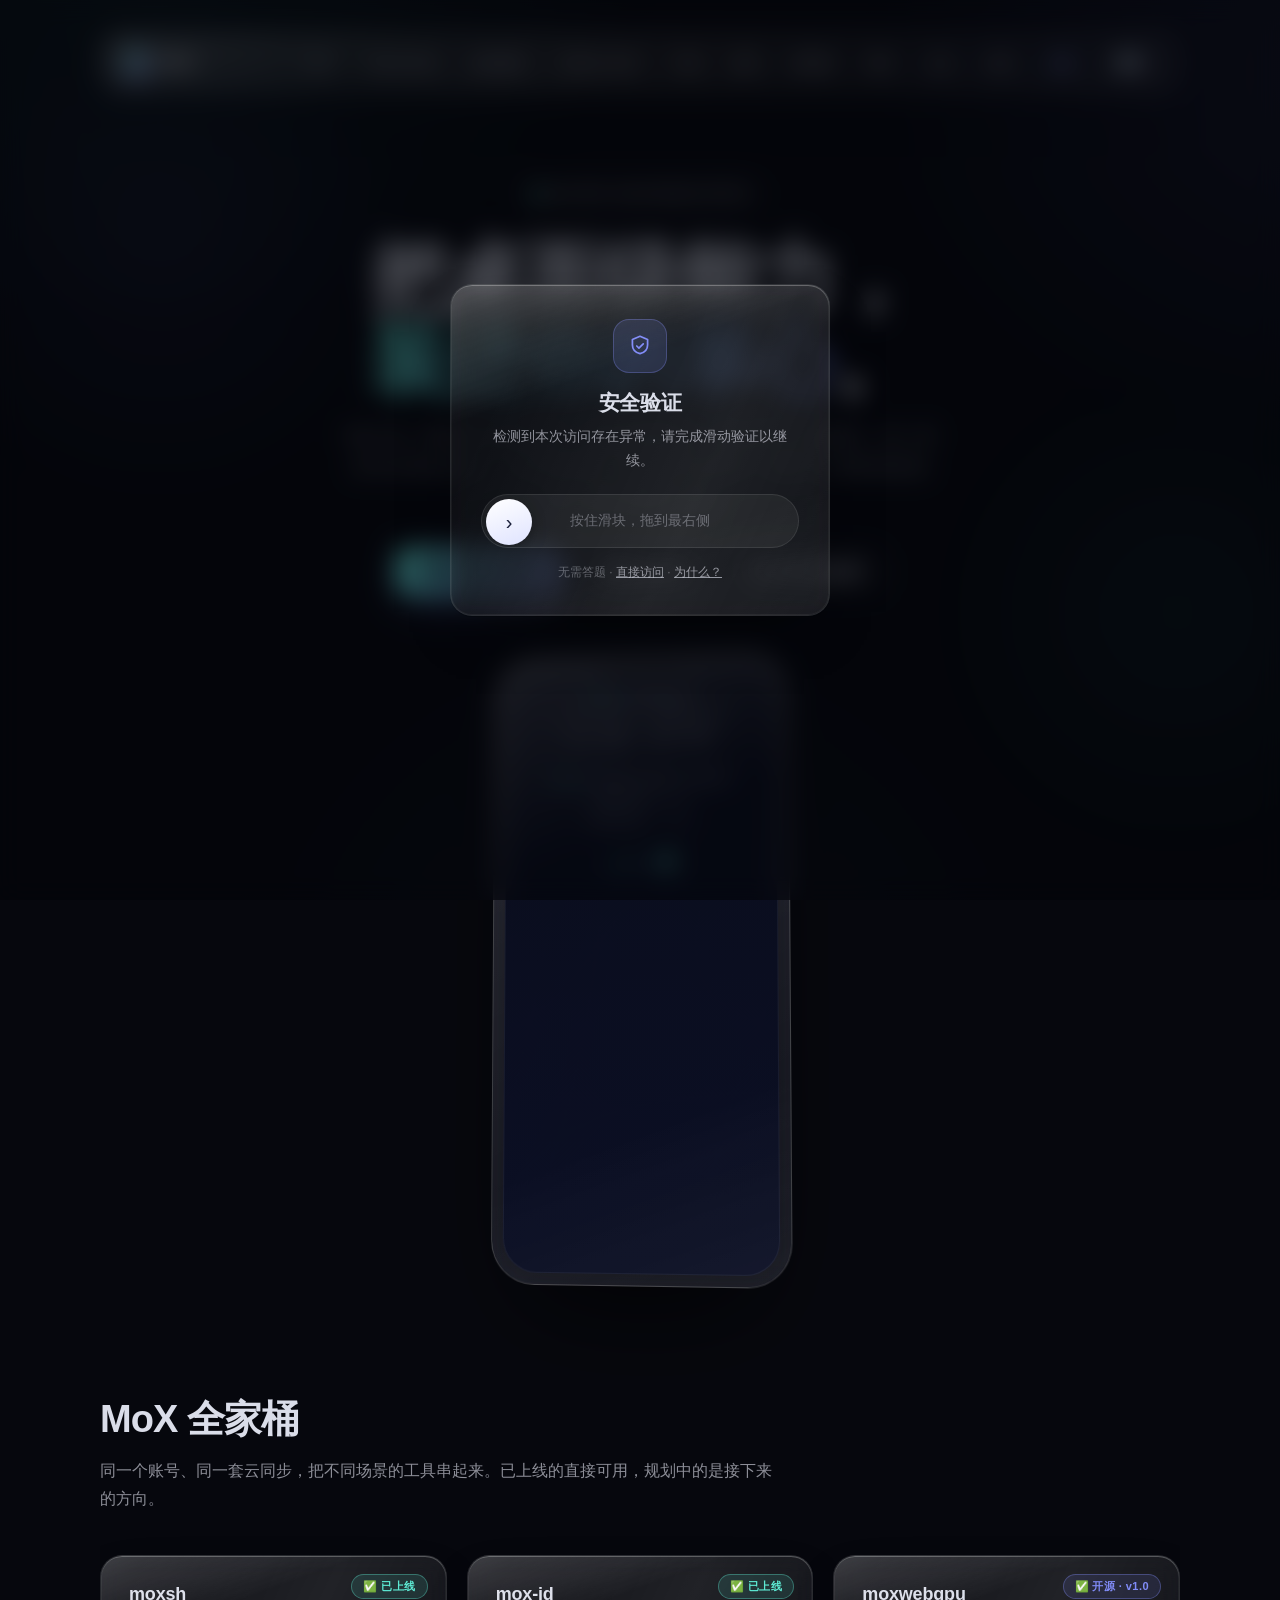
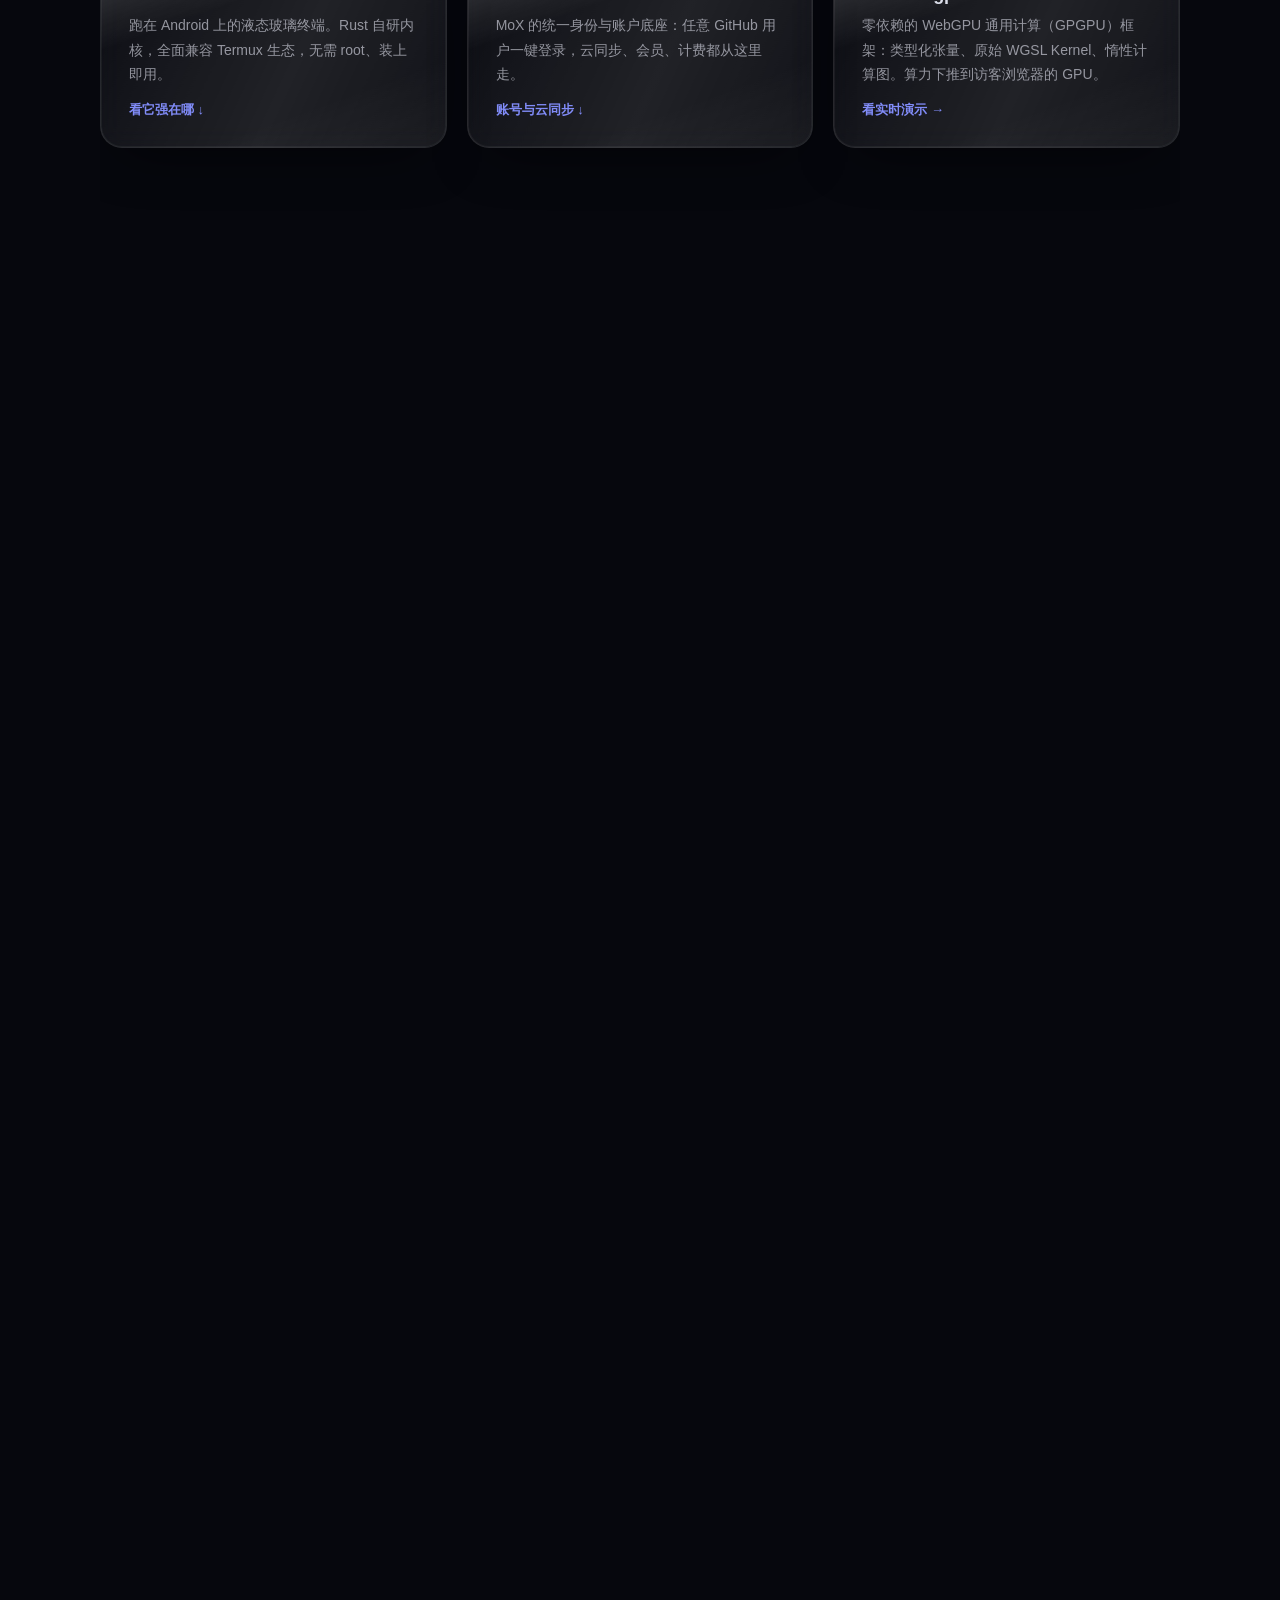
<file: index.html>
<!DOCTYPE html>
<html lang="zh-CN">
<head>
<meta charset="UTF-8">
<meta name="viewport" content="width=device-width, initial-scale=1.0, viewport-fit=cover">
<title>MoX · 一个独立开发者的工具宇宙</title>
<link rel="icon" href="favicon.svg" type="image/svg+xml">
<meta name="description" content="MoX 系列 —— moxsh 液态玻璃终端、moxwebgpu WebGPU 计算框架、mox-id 统一身份后端。把桌面级工具搬进掌心，算力下推到你的设备。">
<meta name="color-scheme" content="dark">
<!-- 预热外域连接：GitHub 授权页跳出更快，头像加载零延迟 -->
<link rel="preconnect" href="https://github.com" crossorigin>
<link rel="dns-prefetch" href="https://github.com">
<link rel="preconnect" href="https://avatars.githubusercontent.com" crossorigin>
<link rel="dns-prefetch" href="https://avatars.githubusercontent.com">
<meta http-equiv="Content-Security-Policy" content="default-src 'self'; script-src 'self' https://challenges.cloudflare.com; style-src 'self' 'unsafe-inline'; img-src 'self' https://avatars.githubusercontent.com data:; connect-src 'self' https://mox-site.pages.dev; frame-src https://challenges.cloudflare.com; font-src 'self'; object-src 'none'; base-uri 'none'; form-action 'self'; upgrade-insecure-requests">
<meta name="referrer" content="strict-origin-when-cross-origin">
<link rel="stylesheet" href="index.css">
</head>
<body>
<canvas id="gpuBg" aria-hidden="true"></canvas>
<nav class="glass">
  <div class="brand"><img class="mark" src="favicon.svg" alt="MoX" width="26" height="26"><span>MoX</span></div>
  <div class="links">
    <a href="#products">产品</a>
    <a href="#features">moxsh 特性</a>
    <a href="experience.html">在线体验</a>
    <a href="#account">云同步 / 账号</a>
    <a href="#download">下载</a>
    <a href="#plans">规划</a>
    <a href="#roadmap">路线图</a>
    <a href="#vision">愿景</a>
    <a href="#community">社区</a>
    <a href="#contact">联系</a>
    <a class="lang" href="index.en.html">EN</a>
    <span id="authSlot"></span>
  </div>
</nav>

<header class="wrap">
  <span class="eyebrow"><span class="dot"></span>MoX 系列 · 独立开发者的工具宇宙</span>
  <h1>把桌面级能力，<br><span class="em">装进你的掌心</span>。</h1>
  <p class="sub">MoX 是一组独立打造的工具：液态玻璃终端、WebGPU 计算框架、统一身份与云同步后端……它们共享同一套账号与云同步，把算力下推到你的设备，而不是搬去云端。</p>

  <div class="hero-cta">
    <a class="btn primary" href="#products">看看 MoX 全家桶</a>
    <a class="btn" href="#download">获取 moxsh</a>
    <a class="btn" href="#account">统一账号怎么用</a>
  </div>

  <div class="stage">
    <div class="device glass" id="device" aria-hidden="true">
      <div class="notch"></div>
      <div class="screen">
        <div class="ln"><span class="p">moxsh</span> <span class="c">❯</span> neofetch</div>
        <div class="ln"><span class="g">moxsh</span> 2.1.0 · Android 15</div>
        <div class="ln">Rust 内核 · 120Hz 渲染</div>
        <div class="ln"> </div>
        <div class="ln"><span class="p">moxsh</span> <span class="c">❯</span> pkg install neovim</div>
        <div class="ln">resolving… <span class="g">done</span></div>
        <div class="ln">fetching…  <span class="g">done</span></div>
        <div class="ln"> </div>
        <div class="ln"><span class="p">moxsh</span> <span class="c">❯</span> <span class="cur"></span></div>
      </div>
    </div>
  </div>
</header>

<!-- ===== 站点公告（服务端发布，/notices 公开只读）===== -->
<section id="noticeBar" class="wrap" style="display:none">
  <div class="glass" style="padding:14px 18px;margin-bottom:22px">
    <div style="display:flex;align-items:center;gap:10px;flex-wrap:wrap">
      <span class="status on" id="noticeLevel">📢 公告</span>
      <b id="noticeTitle" style="font-size:14px">—</b>
      <span style="margin-left:auto;font-size:12px;color:var(--dim)" id="noticeTime"></span>
    </div>
    <div id="noticeBody" style="margin-top:8px;font-size:13px;line-height:1.7;white-space:pre-wrap"></div>
  </div>
</section>

<!-- ===== 产品矩阵 ===== -->
<section id="products" class="wrap">
  <div class="sec-head fadeup">
    <div class="sec-title">MoX 全家桶</div>
    <p class="sec-desc">同一个账号、同一套云同步，把不同场景的工具串起来。已上线的直接可用，规划中的是接下来的方向。</p>
  </div>
  <div class="grid">
    <div class="card glass fadeup">
      <span class="status on">✅ 已上线</span>
      <h3>moxsh</h3>
      <p>跑在 Android 上的液态玻璃终端。Rust 自研内核，全面兼容 Termux 生态，无需 root、装上即用。</p>
      <a class="more" href="#features">看它强在哪 ↓</a>
    </div>
    <div class="card glass fadeup">
      <span class="status on">✅ 已上线</span>
      <h3>mox-id</h3>
      <p>MoX 的统一身份与账户底座：任意 GitHub 用户一键登录，云同步、会员、计费都从这里走。</p>
      <a class="more" href="#account">账号与云同步 ↓</a>
    </div>
    <div class="card glass fadeup">
      <span class="status dev">✅ 开源 · v1.0</span>
      <h3>moxwebgpu</h3>
      <p>零依赖的 WebGPU 通用计算（GPGPU）框架：类型化张量、原始 WGSL Kernel、惰性计算图。算力下推到访客浏览器的 GPU。</p>
      <a class="more" href="webgpu/">看实时演示 →</a>
    </div>
    <div class="card glass fadeup">
      <span class="status plan">规划中 · 待定</span>
      <h3>moxbox</h3>
      <p>文件管理与系统套件：把手机存储、进程、网络都装进同一套玻璃界面。</p>
    </div>
    <div class="card glass fadeup">
      <span class="status plan">规划中 · 待定</span>
      <h3>moxcode</h3>
      <p>移动端轻量 IDE：终端 + 编辑器 + 运行预览一体，掌心里写代码。</p>
    </div>
  </div>
</section>

<!-- ===== moxsh 特性（旗舰产品深讲） ===== -->
<section id="features" class="wrap">
  <div class="sec-head fadeup">
    <div class="sec-title">为「快」与「美」造的终端</div>
    <p class="sec-desc">moxsh 是 MoX 的旗舰产品：内核用 Rust 重写，界面用液态玻璃重绘。每一项体验，都从底层重新考虑过。</p>
  </div>
  <div class="grid">
    <div class="card glass fadeup">
      <div class="ico"><svg viewBox="0 0 24 24"><path d="M4 5h16v11H7l-3 3V5z"/><path d="M8 9l3 3-3 3"/><path d="M13 15h3"/></svg></div>
      <h3>Rust 内核</h3>
      <p>PTY、VT 解析、回滚、渲染调度、包管理验签全部用 Rust，内存安全且快。</p>
    </div>
    <div class="card glass fadeup">
      <div class="ico"><svg viewBox="0 0 24 24"><path d="M12 3l7 4v6c0 4-3 7-7 8-4-1-7-4-7-8V7l7-4z"/></svg></div>
      <h3>液态玻璃界面</h3>
      <p>实时模糊、半透明层级、顶部高光反射与折射边——像真玻璃，不像贴图。</p>
    </div>
    <div class="card glass fadeup">
      <div class="ico"><svg viewBox="0 0 24 24"><path d="M21 8l-9-5-9 5 9 5 9-5z"/><path d="M3 8v8l9 5 9-5V8"/><path d="M12 13v8"/></svg></div>
      <h3>Termux 兼容</h3>
      <p>直接吃 Termux 官方源，<code>*.deb</code> 能装能跑，命令用法与生态完全一致。</p>
    </div>
    <div class="card glass fadeup">
      <div class="ico"><svg viewBox="0 0 24 24"><rect x="3" y="4" width="18" height="6" rx="1"/><rect x="3" y="14" width="18" height="6" rx="1"/><path d="M7 7h.01M7 17h.01"/></svg></div>
      <h3>PRoot 发行版</h3>
      <p>Ubuntu / Debian / Kali / Alpine 一键安装，隔离环境随便玩，不碰系统。</p>
    </div>
    <div class="card glass fadeup">
      <div class="ico"><svg viewBox="0 0 24 24"><path d="M12 3l1.8 4.6L18 9l-4.2 1.4L12 15l-1.8-4.6L6 9l4.2-1.4z"/><path d="M18 15l.9 2.3L21 18l-2.1.7L18 21l-.9-2.3L15 18l2.1-.7z"/></svg></div>
      <h3>AI 助手</h3>
      <p>解释报错、写脚本、管环境；支持 DeepSeek / 智谱 / 通义 / Kimi 等模型。</p>
    </div>
    <div class="card glass fadeup">
      <div class="ico"><svg viewBox="0 0 24 24"><path d="M12 3l7 3v5c0 4-3 7-7 8-4-1-7-4-7-8V6l7-3z"/><path d="M9 12l2 2 4-4"/></svg></div>
      <h3>加固 IPC</h3>
      <p>挑战-响应 + HMAC-SHA256 鉴权，跨进程调用不裸奔，插件也安全。</p>
    </div>
  </div>
</section>

<!-- ===== 统一账号 / 云同步 ===== -->
<section id="account" class="wrap">
  <div class="sec-head fadeup">
    <div class="sec-title">一个 MoX 账号，串起所有设备</div>
    <p class="sec-desc">所有 MoX 产品共用同一套身份（由 <b>mox-id</b> 后端提供）。登录后即可使用云同步，免费起步。</p>
  </div>
  <div class="grid">
    <div class="card glass fadeup">
      <div class="ico"><svg viewBox="0 0 24 24"><path d="M17 21v-2a4 4 0 0 0-4-4H5a4 4 0 0 0-4 4v2"/><circle cx="9" cy="7" r="4"/><path d="M23 21v-2a4 4 0 0 0-3-3.87M16 3.13a4 4 0 0 1 0 7.75"/></svg></div>
      <h3>普通用户 · 云同步</h3>
      <p>多设备配置、命令历史实时同步；AI 助手额度跨设备共享。任意 GitHub 用户都能登录，免费起步。</p>
    </div>
    <div class="card glass fadeup">
      <div class="ico"><svg viewBox="0 0 24 24"><rect x="4" y="11" width="16" height="9" rx="2"/><path d="M8 11V7a4 4 0 0 1 8 0v4"/></svg></div>
      <h3>安全说明</h3>
      <p>通过 GitHub 登录，凭证仅存本地；云同步内容在客户端加密后才上传，服务端看不到明文。支持一键退出。</p>
    </div>
  </div>
  <div class="glass support fadeup" style="margin-top:22px">
    <div class="sec-title" style="font-size:24px">想先试试？</div>
    <p class="sec-desc">点右上角「登录」即可用 GitHub 账号进入，直接享受云同步。</p>
    <a class="btn primary" id="loginCta" href="#">登录 MoX 账号</a>
  </div>
</section>

<!-- ===== 规划 ===== -->
<section id="plans" class="wrap">
  <div class="sec-head fadeup">
    <div class="sec-title">未来规划 · 待定</div>
    <p class="sec-desc">moxsh / mox-id / moxwebgpu 之后，我们想沿着「把桌面级工具搬进掌心」继续探索。下面只是<b>可能的方向</b>——<b>可能做，也可能永远不做</b>，一切以实际发布为准。</p>
  </div>
  <div class="plans">
    <div class="plan fadeup">
      <span class="tag">规划中 · 待定</span>
      <h3>moxbox</h3>
      <p>文件管理与系统套件：把手机存储、进程、网络都装进同一套玻璃界面。</p>
      <div class="note">※ 尚处于设想阶段，不代表任何发布承诺。</div>
    </div>
    <div class="plan fadeup">
      <span class="tag">规划中 · 待定</span>
      <h3>moxcode</h3>
      <p>移动端轻量 IDE：终端 + 编辑器 + 运行预览一体，掌心里写代码。</p>
      <div class="note">※ 尚处于设想阶段，可能推进，也可能取消。</div>
    </div>
  </div>
</section>

<!-- ===== 路线图 ===== -->
<section id="roadmap" class="wrap">
  <div class="sec-head fadeup">
    <div class="sec-title">路线图 · MoX 生态演进</div>
    <p class="sec-desc">我们按阶段把「桌面级工具搬进掌心」这件事做扎实。已交付的已经能用，进行中的正在打磨，规划中的是接下来的方向。</p>
  </div>
  <div class="timeline">
    <div class="tl-item done fadeup">
      <div class="tl-dot"></div>
      <div class="tl-card glass">
        <div class="tl-top"><span class="tl-phase">阶段一</span><span class="status on">✅ 已交付</span></div>
        <h3>moxsh 1.0 · 液态玻璃终端</h3>
        <p>Android 上的液态玻璃终端：Rust 自研内核，全面兼容 Termux 生态，无需 root、装上即用。</p>
        <ul class="tl-list">
          <li>Rust PTY / VT 解析 / 回滚 / 渲染调度</li>
          <li>Termux 兼容 + PRoot 发行版（Ubuntu / Debian / Kali / Alpine）</li>
          <li>加固 IPC：挑战-响应 + HMAC-SHA256 鉴权</li>
        </ul>
      </div>
    </div>
    <div class="tl-item done fadeup">
      <div class="tl-dot"></div>
      <div class="tl-card glass">
        <div class="tl-top"><span class="tl-phase">阶段二</span><span class="status on">✅ 已交付</span></div>
        <h3>mox-id · 统一身份与云同步</h3>
        <p>MoX 的账号底座：任意 GitHub 用户一键登录，云同步、会员、计费都从这里走。</p>
        <ul class="tl-list">
          <li>GitHub OAuth 登录，凭证仅存本地</li>
          <li>多设备配置 / 命令历史实时云同步（客户端加密）</li>
          <li>会员档位、计费对账、内部运营</li>
        </ul>
      </div>
    </div>
    <div class="tl-item done fadeup">
      <div class="tl-dot"></div>
      <div class="tl-card glass">
        <div class="tl-top"><span class="tl-phase">阶段三</span><span class="status on">✅ 已交付</span></div>
        <h3>moxwebgpu 1.0 · WebGPU 计算框架</h3>
        <p>零依赖的 WebGPU 通用计算框架：类型化张量、原始 WGSL Kernel、惰性计算图，算力下推到访客的浏览器 GPU。</p>
        <ul class="tl-list">
          <li>30+ 算子 + 任意轴归约，27 个真实 GPU e2e</li>
          <li>自动微分（反向模式，叠加在惰性图上）</li>
          <li>npm 发布 + 在线演示 + 文档站</li>
        </ul>
      </div>
    </div>
    <div class="tl-item active fadeup">
      <div class="tl-dot"></div>
      <div class="tl-card glass">
        <div class="tl-top"><span class="tl-phase">阶段四</span><span class="status dev">🔄 进行中</span></div>
        <h3>moxsh 性能与 AI 深化</h3>
        <p>在旗舰终端上把体验与智能再推一步：更高帧率、更低功耗，以及真正跑得动的端侧 AI。</p>
        <ul class="tl-list">
          <li>120Hz 渲染 + 字体图集（atlas）复用</li>
          <li>NEON 向量化热点路径</li>
          <li>AI 端侧推理（AiProvider.Local 预留）</li>
        </ul>
      </div>
    </div>
    <div class="tl-item fadeup">
      <div class="tl-dot"></div>
      <div class="tl-card glass">
        <div class="tl-top"><span class="tl-phase">阶段五</span><span class="status plan">📋 规划中</span></div>
        <h3>.mox 生态与插件市场</h3>
        <p>把插件、主题、脚本做成可分发、可校验的生态：统一 schema、签名分发、一键安装。</p>
        <ul class="tl-list">
          <li>统一插件 / 主题 schema 与版本标记</li>
          <li>HMAC-SHA256 签名分发与校验</li>
          <li>官方插件目录与社区投稿通道</li>
        </ul>
      </div>
    </div>
    <div class="tl-item fadeup">
      <div class="tl-dot"></div>
      <div class="tl-card glass">
        <div class="tl-top"><span class="tl-phase">阶段六</span><span class="status plan">💡 待定</span></div>
        <h3>moxbox / moxcode</h3>
        <p>把更多桌面级能力搬进掌心：文件与系统套件、移动端轻量 IDE。是否推进以实际发布为准。</p>
        <ul class="tl-list">
          <li>moxbox：存储 / 进程 / 网络统一管理</li>
          <li>moxcode：终端 + 编辑器 + 运行预览一体</li>
          <li>※ 规划中 · 待定，可能做也可能不做</li>
        </ul>
      </div>
    </div>
  </div>
</section>

<!-- ===== 愿景 ===== -->
<section id="vision" class="wrap">
  <div class="sec-head fadeup">
    <div class="sec-title">我们的愿景</div>
    <p class="sec-desc">不是又一个「 App 工厂」的产物。MoX 想做的事很朴素，但很较真。</p>
  </div>
  <div class="vision-grid">
    <div class="vision glass fadeup">
      <div class="vico"><svg viewBox="0 0 24 24"><path d="M12 2a10 10 0 1 0 0 20 10 10 0 0 0 0-20z"/><path d="M8 12l2.5 2.5L16 9"/></svg></div>
      <blockquote>桌面级能力，装进掌心</blockquote>
      <p>手机不是「凑合用的小屏」，而是能跑真终端、真 GPU 计算的随身工作站。我们按这个标准重做每一处体验。</p>
    </div>
    <div class="vision glass fadeup">
      <div class="vico"><svg viewBox="0 0 24 24"><path d="M12 3l8 4v6c0 5-3.5 8.5-8 10-4.5-1.5-8-5-8-10V6l8-4z"/><path d="M9 12l2 2 4-4"/></svg></div>
      <blockquote>算力下推到你的设备</blockquote>
      <p>隐私优先：云同步内容在客户端加密后才上传，服务端看不到明文；能本地算的，绝不搬去云端。</p>
    </div>
    <div class="vision glass fadeup">
      <div class="vico"><svg viewBox="0 0 24 24"><path d="M16 18l6-6-6-6"/><path d="M8 6l-6 6 6 6"/></svg></div>
      <blockquote>独立开发者 + AI 协作</blockquote>
      <p>小而美，快速迭代。一个人对品质负全责，AI 负责把重复劳动吃下，让创意更快落地。</p>
    </div>
    <div class="vision glass fadeup">
      <div class="vico"><svg viewBox="0 0 24 24"><path d="M2 12s3.5-7 10-7 10 7 10 7-3.5 7-10 7-10-7-10-7z"/><circle cx="12" cy="12" r="3"/></svg></div>
      <blockquote>开源、透明、可审计</blockquote>
      <p>全部仓库公开，安全响应头与 CSP 由 CI 自动校验。你看到的，就是跑在设备上的。</p>
    </div>
  </div>
</section>

<!-- ===== 社区 ===== -->
<section id="community" class="wrap">
  <div class="sec-head fadeup">
    <div class="sec-title">社区与共建</div>
    <p class="sec-desc">独立小项目最怕「没人知道」。无论你是用户、开发者还是只是觉得有趣，都欢迎用这些方式找到我们、帮它被更多人看见。</p>
  </div>
  <div class="community-grid">
    <div class="comm glass fadeup">
      <div class="cico"><svg viewBox="0 0 24 24"><path d="M9 19c-5 1.5-5-2.5-7-3m14 6v-3.9a3.4 3.4 0 0 0-1-2.6c3-.3 6-1.5 6-6.6a5 5 0 0 0-1.4-3.5A4.7 4.7 0 0 0 17 .5 13 13 0 0 0 12 2.5 13 13 0 0 0 7 .5 4.7 4.7 0 0 0 4.6 4a5 5 0 0 0-1.4 3.5c0 5 3 6.3 6 6.6a3.4 3.4 0 0 0-1 2.6V22"/></svg></div>
      <h3>GitHub 组织</h3>
      <p>所有源码、构建产物、Issue 都在这里。点 Star、Watch、提 PR，都是实打实的支持。</p>
      <a class="link" href="https://github.com/codecloud-dev" target="_blank" rel="noopener">codecloud-dev →</a>
    </div>
    <div class="comm glass fadeup">
      <div class="cico"><svg viewBox="0 0 24 24"><path d="M12 2l3 7h7l-5.5 4.5L18 21l-6-4-6 4 1.5-7.5L2 9h7z"/></svg></div>
      <h3>为它点 Star</h3>
      <p>觉得有用就点个 Star ★。对独立项目来说，每一个 Star 都是被看见的机会。</p>
      <a class="link" href="https://github.com/codecloud-dev/moxsh-terminal" target="_blank" rel="noopener">给 moxsh 点 Star →</a>
    </div>
    <div class="comm glass fadeup">
      <div class="cico"><svg viewBox="0 0 24 24"><path d="M21 15a2 2 0 0 1-2 2H7l-4 4V5a2 2 0 0 1 2-2h14a2 2 0 0 1 2 2z"/></svg></div>
      <h3>讨论与反馈</h3>
      <p>用得不顺、想到好点子、想共建？开 Issue 或 Discussion，我们都会看。</p>
      <a class="link" href="https://github.com/codecloud-dev/moxsh-terminal/issues" target="_blank" rel="noopener">去提 Issue →</a>
    </div>
    <div class="comm glass fadeup">
      <div class="cico"><svg viewBox="0 0 24 24"><path d="M20.8 4.6a5.5 5.5 0 0 0-7.8 0L12 5.6l-1-1a5.5 5.5 0 0 0-7.8 7.8l1 1L12 21l7.8-7.6 1-1a5.5 5.5 0 0 0 0-7.8z"/></svg></div>
      <h3>爱发电赞助</h3>
      <p>如果 MoX 帮到了你，一杯咖啡的赞助就能让它走得更远。项目统一走爱发电。</p>
      <a class="link" href="https://afdian.com/a/cloudharbor" target="_blank" rel="noopener">去爱发电 →</a>
      <p style="margin-top:12px"><img src="assets/afdian-qr.jpg" width="180" alt="爱发电赞助码" loading="lazy" decoding="async"></p>
    </div>
    <div class="comm glass fadeup">
      <div class="cico"><svg viewBox="0 0 24 24"><circle cx="12" cy="12" r="9"/><path d="M3 12h18M12 3a14 14 0 0 1 0 18M12 3a14 14 0 0 0 0 18"/></svg></div>
      <h3>QQ 群</h3>
      <p>想实时聊、拿安装包、认识同好？通过下方联系方式申请加入。</p>
      <a class="link" href="#contact">查看联系方式 →</a>
    </div>
    <div class="comm glass fadeup">
      <div class="cico"><svg viewBox="0 0 24 24"><rect x="3" y="5" width="18" height="14" rx="2"/><path d="M3 7l9 6 9-6"/></svg></div>
      <h3>邮箱</h3>
      <p>商务合作、媒体约稿、共建邀约，发邮件最直接。</p>
      <a class="link" href="#contact">查看邮箱 →</a>
    </div>
  </div>
</section>

<section id="download" class="wrap">
  <div class="sec-head fadeup">
    <div class="sec-title">下载 moxsh</div>
    <p class="sec-desc">安装包随代码持续构建发布。两种方式任选。</p>
  </div>
  <div class="dl-grid">
    <div class="dl glass fadeup">
      <h3>Release 安装包</h3>
      <p>最新自动构建的正式签名 APK。网络可访问 GitHub 时，这是最快的方式。</p>
      <a class="btn primary" id="dlLatest" href="downloads.html">前往下载页（全部版本 / 国内加速）→</a>
    </div>
    <div class="dl glass fadeup">
      <h3>联系获取</h3>
      <p>网络不便或想尝鲜构建？通过下方联系方式找到我们，直接把安装包发给你。</p>
      <a class="btn" href="#contact">查看联系方式 ↓</a>
    </div>
  </div>
</section>

<section id="support" class="wrap">
  <div class="glass support fadeup">
    <div class="sec-title" style="font-size:28px">喜欢 MoX？帮它被更多人看见</div>
    <p class="sec-desc">独立小项目最怕「没人知道」。如果你觉得它有用，<b>点个 Star、关注、顺手转发</b>，就是对开发者最大的鼓励，也能让更多被终端折磨过的朋友用上更好的工具。</p>
    <a class="btn primary" id="starBtn" href="#" target="_blank" rel="noopener">★ 在 GitHub 点 Star</a>
  </div>
</section>

<section id="contact" class="wrap">
  <div class="glass contact fadeup">
    <div class="sec-title" style="font-size:26px">联系我们</div>
    <p>产品反馈、共建合作、获取安装包，都可以直接找到我们。为过滤打扰，两种方式各有一道轻门槛。</p>
    <div id="contactCards" class="show">
      <div class="citem glass">
        <div class="label">邮箱 · 需登录并通过真人验证</div>
        <div class="val" id="mailVal">••••••••••@163.com</div>
        <!-- 真实验证：Cloudflare Turnstile（服务端 siteverify 校验，非可绕过的前端滑块）。
             把 data-sitekey 换成你在 Cloudflare 控制台创建的 Turnstile 站点密钥。 -->
        <div class="cf-turnstile" id="mailCaptcha"
             data-sitekey="__TURNSTILE_SITEKEY__"
             data-callback="onContactCaptcha"
             data-expired-callback="onContactExpired"
             data-theme="auto"></div>
        <div class="login-hint" id="contactLoginHint" style="display:none">
          查看联系方式需先 <a href="#" id="contactLoginBtn">登录 MoX 账号</a>（GitHub 一键登录）
        </div>
        <button class="btn copy" id="mailCopyBtn" data-act="copy" data-target="mailVal" style="display:none">复制邮箱</button>
      </div>
      <div class="citem glass">
        <div class="label">QQ · 需登记来历与用途</div>
        <div class="val" id="qqVal">••••••••••</div>
        <button class="btn" id="qqAskBtn">申请查看 QQ</button>
        <div id="qqForm" style="display:none">
          <textarea id="qqFrom" placeholder="你的详细来历：从哪里认识 MoX？你是谁、做什么的？（不少于 12 字）" maxlength="200"></textarea>
          <textarea id="qqWhy" placeholder="想做什么：加上之后打算聊什么、需要什么帮助？（不少于 6 字）" maxlength="200"></textarea>
          <button class="btn primary" id="qqSubmitBtn">提交并显示 QQ</button>
        </div>
        <div id="qqDone" style="display:none">
          <div class="qq-note">添加好友时请粘贴这段申请说明（已按你的填写生成）：</div>
          <div class="qq-brief" id="qqBrief"></div>
          <button class="btn copy" id="qqBriefCopyBtn" data-act="copy" data-target="qqBrief">复制申请说明</button>
          <button class="btn copy" id="qqCopyBtn" data-act="copy" data-target="qqVal">复制 QQ 号</button>
        </div>
      </div>
    </div>
  </div>
</section>

<footer class="wrap">
  <div class="fb"><img src="favicon.svg" alt="MoX" style="width:20px;height:20px;border-radius:6px;display:inline-block;vertical-align:-3px"> MoX</div>
  <div>© 2026 MoX · 由独立开发者与 AI 协作构建</div>
  <div>开源仓库与全部构建产物，均可在 <a href="#" id="ghLink">GitHub</a> 获取</div>
  <div style="margin-top:8px"><a href="#" id="ghStar">如果它帮到你，别忘了点个 Star ★</a></div>
  <div style="margin-top:8px">本站背景由 <a href="/webgpu/">moxwebgpu</a> 在你的 GPU 上实时计算</div>
</footer>

<!-- 人机验证闸（异常访问时弹出，滑动即过，无需答题） -->
<div id="gate" class="gate" aria-hidden="true">
  <div class="glass gate-card">
    <div class="gate-ico"><svg viewBox="0 0 24 24"><path d="M12 3l7 3v5c0 4-3 7-7 8-4-1-7-4-7-8V6l7-3z"/><path d="M9 12l2 2 4-4"/></svg></div>
    <h3>安全验证</h3>
    <p id="gateMsg">检测到本次访问存在异常，请完成滑动验证以继续。</p>
    <div class="slider" id="slider">
      <div class="slider-fill" id="sliderFill"></div>
      <div class="slider-text" id="sliderText">按住滑块，拖到最右侧</div>
      <div class="slider-knob" id="sliderKnob" role="slider" aria-label="滑动完成验证"><span>›</span></div>
    </div>
    <div class="gate-note">无需答题 · <a href="#" id="gateSkip">直接访问</a> · <a href="#" id="gateWhy">为什么？</a></div>
  </div>
</div>

<div class="toast" id="toast"></div>

<!-- 登录弹窗 -->
<div class="modal-mask" id="loginMask">
  <div class="modal glass">
    <h3>登录 MoX 账号</h3>
    <div class="login-status" id="loginStatus">
      <span class="dot"></span><span id="loginStatusText">正在检测登录服务…</span>
    </div>
    <div class="login-blocks">
      <div class="lb"><span class="lbi">👤</span><div><b>普通用户</b>：云同步（多设备配置 / 命令历史实时同步），AI 助手随时调用。</div></div>
      <div class="lb"><span class="lbi">🔒</span><div><b>安全</b>：通过 GitHub 登录，凭证仅存本地；云同步内容客户端加密。</div></div>
      <div class="lb"><span class="lbi">🔗</span><div><b>一个账号，两种登录</b>：登录后可在下方同时绑定 GitHub 和 Gitee——国内走 Gitee 更快，国外走 GitHub 更顺，云同步数据完全同步。</div></div>
    </div>
    <div id="loginBox">
      <a class="gh" id="ghLoginBtn" href="#">使用 GitHub 登录</a>
      <a class="gh gitee" id="giteeLoginBtn" href="#">使用 Gitee 登录（国内更快）</a>
      <div id="localCredWrap" style="display:none">
        <div class="or">或</div>
        <button id="localCredBtn" class="primary wide">使用本机凭证直接登录</button>
        <div class="local-cred-hint">检测到本机登录凭证，无需再走 GitHub / Gitee 授权</div>
      </div>
      <div class="or">或</div>
      <input id="tokInput" type="password" placeholder="粘贴 GitHub Token（ghp_ / github_pat_）" autocomplete="off" />
      <div class="row">
        <button id="tokLoginBtn" class="primary">登录</button>
        <button id="tokCancelBtn">取消</button>
      </div>
    </div>
    <div id="loggedInBox" style="display:none">
      <div class="lb"><span class="lbi">✅</span><div>当前已登录为 <b id="meName"></b>。凭证仅保存在本机浏览器，可随时退出。</div></div>
      <div class="row">
        <a id="meFanBtn" class="gh" style="display:none" href="fan.html" rel="opener">粉丝专区</a>
        <a id="meRedeemBtn" class="gh" style="display:none" href="redeem.html" rel="opener">商品兑换</a>
        <a id="meBtn" class="gh" style="display:none" href="me.html" rel="opener">个人中心</a>
        <a id="meAdminBtn" class="gh" style="display:none" href="#" rel="noopener">专属入口</a>
        <button id="meLogoutBtn" class="primary">退出登录</button>
        <button id="meCloseBtn">关闭</button>
      </div>
      <!-- 账号绑定：一个 MoX 账号绑多个 OAuth 身份（GitHub / Gitee 任选，至少保留一个） -->
      <div class="bind-block" id="bindBlock">
        <div class="bind-title">账号绑定</div>
        <div class="bind-list" id="bindList"></div>
      </div>
    </div>
    <div class="msg" id="loginMsg"></div>
    <div class="login-hint" id="loginHint"></div>
  </div>
</div>

<script src="/webgpu/moxwebgpu.browser.js" defer></script>
<script src="gpu-bg.js" defer></script>
<script src="app.js"></script>
<script src="site-star.js"></script>
<!-- Cloudflare Turnstile：真实人机验证（服务端 siteverify 校验）。
     需先在 Cloudflare 控制台开通 Turnstile，并把上方 data-sitekey 换成你的站点密钥。 -->
<script src="https://challenges.cloudflare.com/turnstile/v0/api.js" async defer></script>
</body>
</html>
</file>
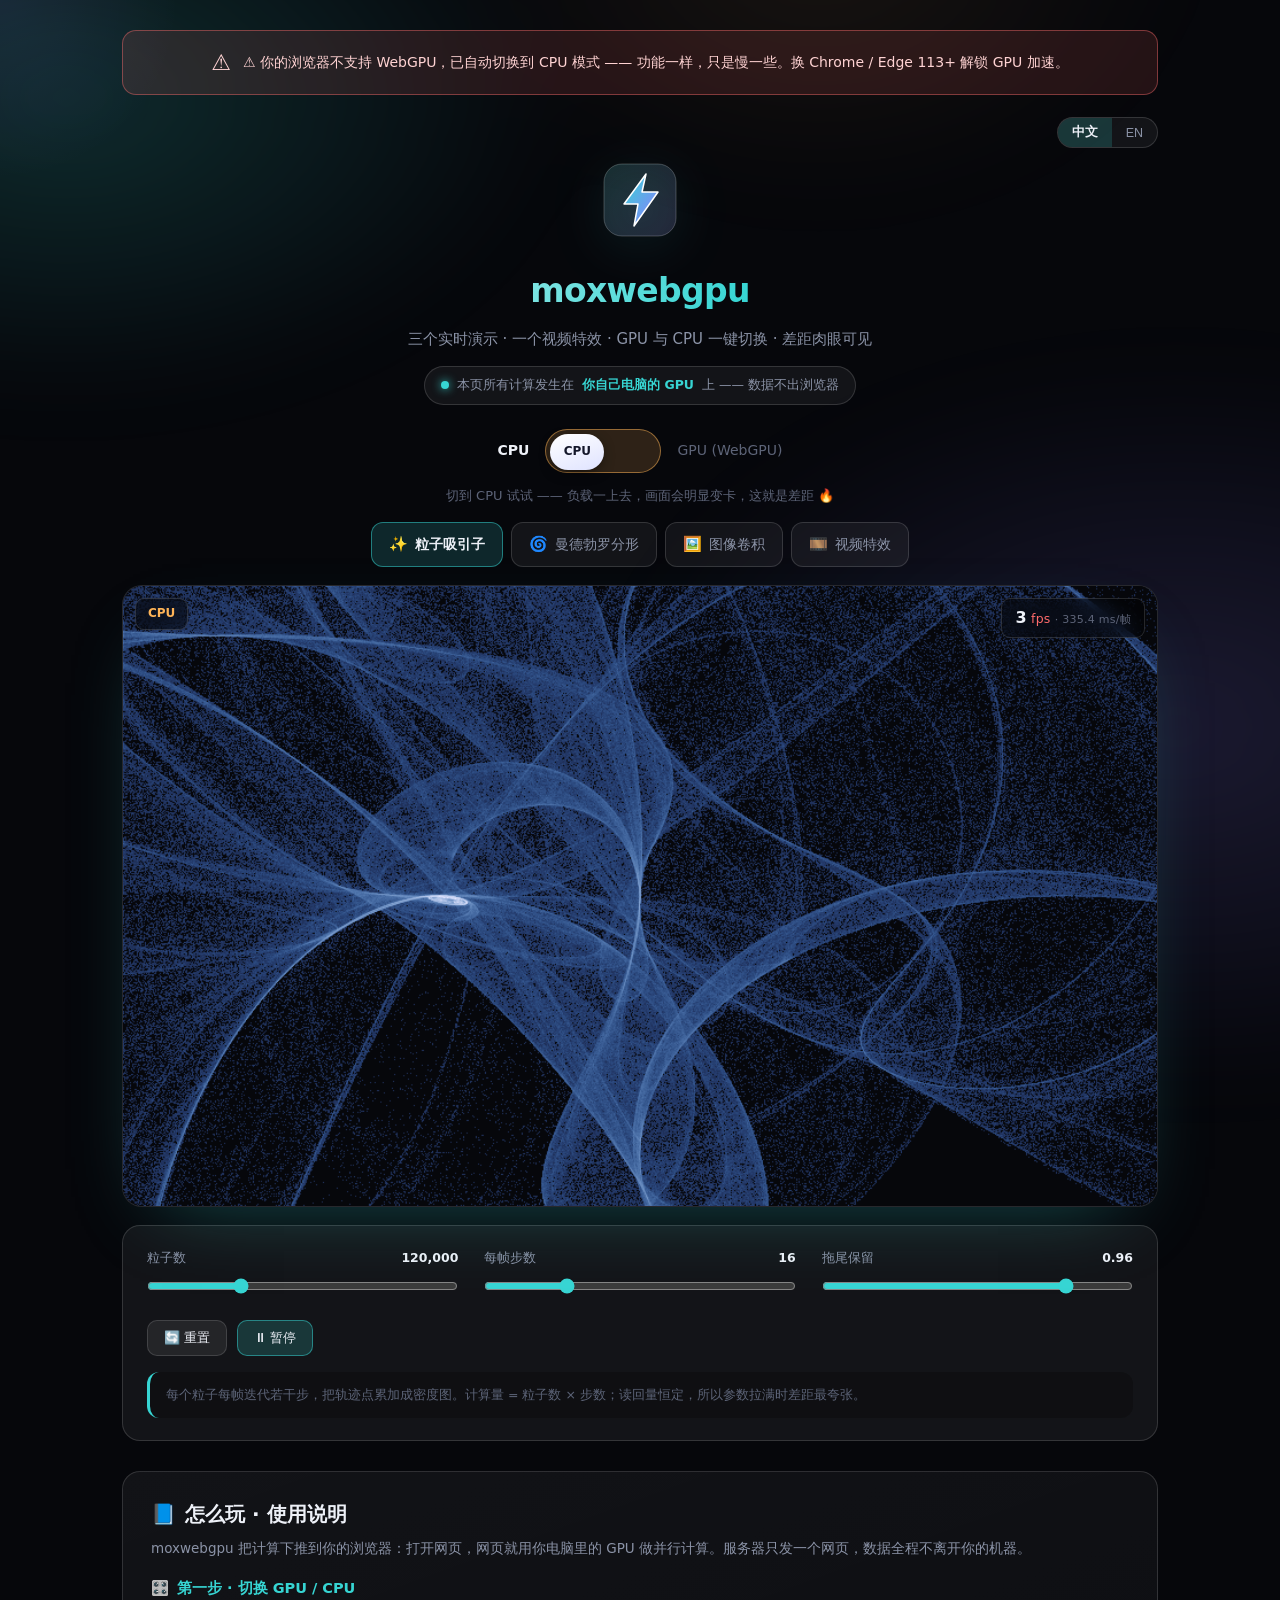
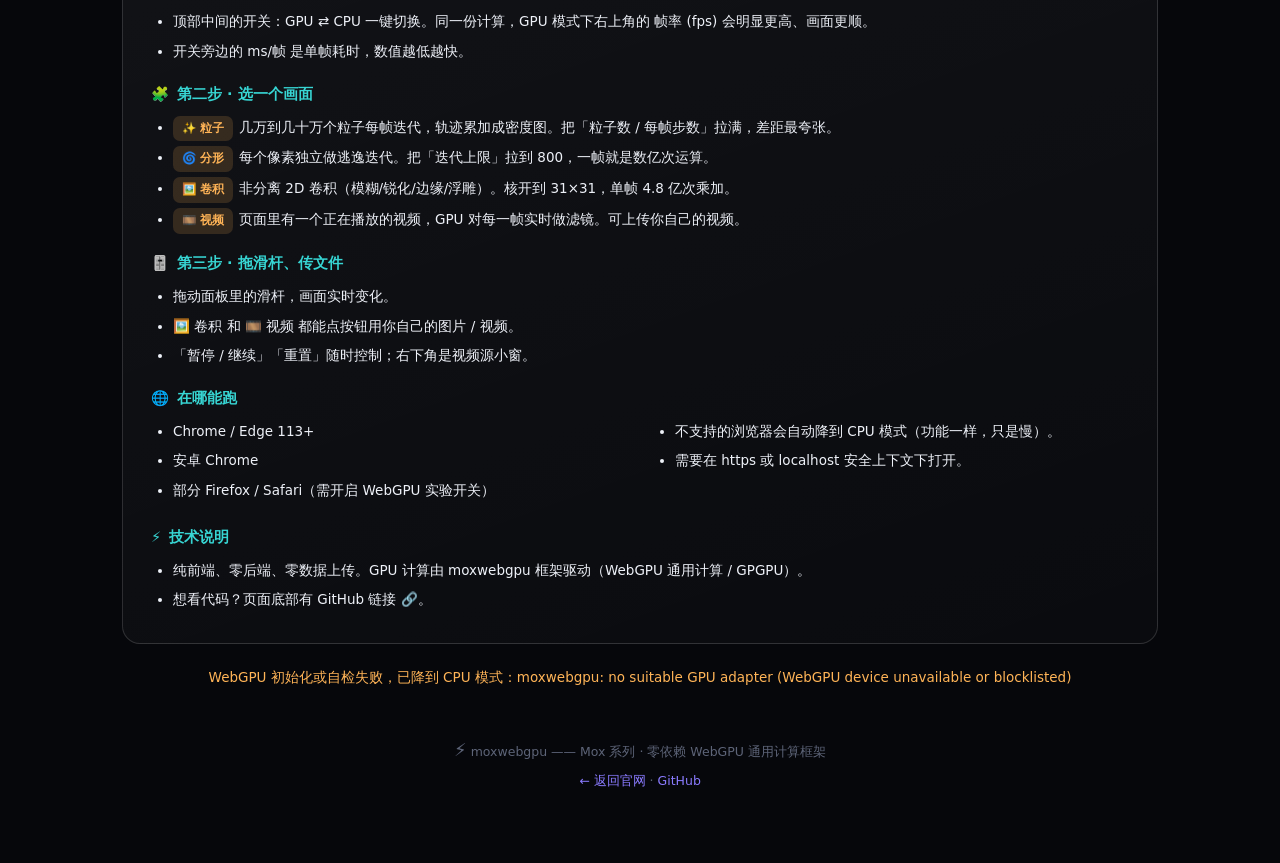
<file: webgpu/index.html>
<!DOCTYPE html>
<html lang="zh-CN" data-lang="zh">
<head>
<meta charset="UTF-8">
<meta name="viewport" content="width=device-width, initial-scale=1.0">
<meta http-equiv="Content-Security-Policy" content="default-src 'self'; script-src 'self' 'unsafe-inline'; style-src 'self' 'unsafe-inline'; img-src 'self' data:; connect-src 'self'; object-src 'none'; base-uri 'none'; form-action 'self'; upgrade-insecure-requests">
<meta name="referrer" content="strict-origin-when-cross-origin">
<title>moxwebgpu · 用你自己的 GPU 算给你看</title>
<meta name="description" content="moxwebgpu 实时演示：粒子吸引子 / 曼德勃罗分形 / 图像卷积 / 视频滤镜，GPU 与 CPU 一键切换，帧率差距肉眼可见。全部计算发生在你的浏览器里。">
<link rel="icon" href="data:image/svg+xml,<svg xmlns='http://www.w3.org/2000/svg' viewBox='0 0 32 32'><text y='26' font-size='26'>%E2%9A%A1</text></svg>">
<style>
  :root {
    --bg: #06070b;
    --ink: #eef1f8;
    --muted: #8b93a7;
    --dim: #5d6478;
    --cyan: #37d5d3;
    --indigo: #8a7bff;
    --amber: #ffb457;
    --red: #ff6b6b;
    --glass: rgba(255, 255, 255, 0.055);
    --edge: rgba(255, 255, 255, 0.14);
  }
  * { margin: 0; padding: 0; box-sizing: border-box; }
  html, body { min-height: 100%; }
  body {
    background: var(--bg);
    color: var(--ink);
    font: 15px/1.65 "PingFang SC", "Microsoft YaHei", "Segoe UI", system-ui, sans-serif;
    overflow-x: hidden;
    position: relative;
  }
  .aurora {
    position: fixed; inset: -20%;
    background:
      radial-gradient(40% 35% at 18% 22%, rgba(55, 213, 211, 0.18), transparent 70%),
      radial-gradient(46% 42% at 80% 72%, rgba(138, 123, 255, 0.16), transparent 70%),
      radial-gradient(30% 30% at 60% 10%, rgba(255, 180, 87, 0.08), transparent 70%);
    filter: blur(40px);
    animation: drift 26s ease-in-out infinite alternate;
    pointer-events: none;
    will-change: transform;
  }
  @keyframes drift {
    /* 只平移、不缩放：模糊层只需栅格化一次，合成器平移即可，避免每帧重算大模糊导致卡顿 */
    from { transform: translate3d(-2%, -1%, 0); }
    to   { transform: translate3d(3%, 2%, 0); }
  }
  /* 指针跟随微光（transform 合成驱动，left/top 重排已移除） */
  .cursor-glow {
    position: fixed; left: 0; top: 0; width: 420px; height: 420px; border-radius: 50%;
    background: radial-gradient(circle, rgba(138,123,255,.10), transparent 60%);
    transform: translate(-50%, -50%); pointer-events: none; z-index: 1;
    transition: opacity .3s; mix-blend-mode: screen;
    will-change: transform;
  }
  .wrap { position: relative; z-index: 2; max-width: 1080px; margin: 0 auto; padding: 30px 22px 70px; }

  /* ---------- 顶部不支持 banner ---------- */
  .banner {
    display: flex; align-items: center; gap: 12px; justify-content: center;
    padding: 14px 20px; margin-bottom: 22px; border-radius: 14px;
    background: rgba(255, 107, 107, .12); border: 1px solid rgba(255, 107, 107, .42);
    color: #ffd3d3; font-size: 14px; line-height: 1.6; text-align: center;
  }
  .banner .emoji { font-size: 22px; }
  .banner.hidden { display: none; }

  header { text-align: center; margin-bottom: 24px; }
  .brandlogo { width: 84px; height: 84px; margin: 0 auto 14px; filter: drop-shadow(0 10px 30px rgba(55,213,211,.35)); animation: bob 5s ease-in-out infinite; }
  @keyframes bob { 0%,100% { transform: translateY(0); } 50% { transform: translateY(-7px); } }
  h1 { font-size: 33px; font-weight: 800; letter-spacing: -.02em; margin-bottom: 9px; background: linear-gradient(120deg, #fff, var(--cyan) 60%, var(--indigo)); -webkit-background-clip: text; background-clip: text; -webkit-text-fill-color: transparent; }
  header .sub { color: var(--muted); font-size: 15px; max-width: 640px; margin: 0 auto; }
  header .where {
    margin-top: 14px; display: inline-flex; align-items: center; gap: 8px; padding: 8px 16px; border-radius: 999px;
    background: var(--glass); border: 1px solid var(--edge); font-size: 12.5px; color: var(--muted);
  }
  header .where b { color: var(--cyan); font-weight: 700; }
  header .where .dot { width: 8px; height: 8px; border-radius: 50%; background: var(--cyan); box-shadow: 0 0 10px var(--cyan); animation: pulse 1.8s infinite; }
  @keyframes pulse { 0%,100% { opacity: 1; } 50% { opacity: .35; } }

  .topbar { display: flex; justify-content: flex-end; margin-bottom: 10px; }
  .lang { display: inline-flex; border: 1px solid var(--edge); border-radius: 999px; overflow: hidden; background: var(--glass); }
  .lang button { padding: 6px 14px; font-size: 12.5px; background: none; border: none; color: var(--muted); cursor: pointer; }
  .lang button.on { background: rgba(55,213,211,.18); color: var(--ink); font-weight: 600; }

  /* ---------- GPU / CPU 开关 ---------- */
  .switchbar { display: flex; align-items: center; justify-content: center; gap: 16px; margin: 22px 0 12px; flex-wrap: wrap; }
  .sw-label { font-size: 14px; color: var(--dim); transition: color .2s; }
  .sw-label.on { color: var(--ink); font-weight: 700; }
  .switch {
    position: relative; width: 116px; height: 44px; border-radius: 999px;
    background: rgba(255,255,255,.07); border: 1px solid var(--edge);
    cursor: pointer; transition: background .25s ease, border-color .25s ease;
  }
  .switch[data-mode="cpu"] { background: rgba(255,180,87,.16); border-color: rgba(255,180,87,.5); }
  .switch[data-mode="gpu"] { background: rgba(55,213,211,.16); border-color: rgba(55,213,211,.5); }
  .switch .knob {
    position: absolute; top: 4px; width: 54px; height: 36px; border-radius: 999px;
    background: linear-gradient(160deg, #fff, #dfe3ff); color: #14172a;
    display: grid; place-items: center; font-size: 12px; font-weight: 800;
    transition: left .25s cubic-bezier(.4,1.3,.5,1); box-shadow: 0 4px 14px -4px rgba(0,0,0,.7);
  }
  .switch[data-mode="cpu"] .knob { left: 4px; }
  .switch[data-mode="gpu"] .knob { left: 58px; }
  .switch:disabled { opacity: .45; cursor: not-allowed; }
  .hint { text-align: center; font-size: 13px; color: var(--dim); margin: 4px 0 16px; }

  /* ---------- tabs ---------- */
  .tabs { display: flex; gap: 8px; justify-content: center; margin-bottom: 18px; flex-wrap: wrap; }
  .tab {
    display: inline-flex; align-items: center; gap: 7px; padding: 9px 17px; border-radius: 12px;
    font-size: 13.5px; cursor: pointer; background: var(--glass); border: 1px solid var(--edge);
    color: var(--muted); transition: all .2s ease;
  }
  .tab .ic { font-size: 15px; }
  .tab:hover { color: var(--ink); transform: translateY(-2px); }
  .tab.active { background: rgba(55,213,211,.16); border-color: rgba(55,213,211,.5); color: var(--ink); font-weight: 700; }

  /* ---------- stage ---------- */
  .stage { position: relative; border-radius: 20px; overflow: hidden; border: 1px solid var(--edge); background: #04050a; box-shadow: 0 30px 80px -40px rgba(55,213,211,.4); }
  canvas#cv { display: block; width: 100%; height: auto; }
  .badge { position: absolute; top: 12px; left: 12px; padding: 5px 12px; border-radius: 9px; font-size: 12px; font-weight: 700; backdrop-filter: blur(10px); background: rgba(0,0,0,.45); border: 1px solid var(--edge); }
  .badge.gpu { color: var(--cyan); }
  .badge.cpu { color: var(--amber); }
  .fps { position: absolute; top: 12px; right: 12px; padding: 6px 13px; border-radius: 9px; font-size: 12.5px; font-variant-numeric: tabular-nums; backdrop-filter: blur(10px); background: rgba(0,0,0,.45); border: 1px solid var(--edge); color: var(--muted); letter-spacing: .02em; }
  .fps b { color: var(--ink); font-size: 16px; }
  .fps .ms { color: var(--dim); font-size: 11px; }
  .vid-win { position: absolute; right: 12px; bottom: 12px; width: 200px; height: 124px; border-radius: 10px; border: 1px solid var(--edge); object-fit: cover; box-shadow: 0 12px 30px -10px rgba(0,0,0,.8); display: none; background: #000; }
  .vid-win.show { display: block; }
  .vid-tag { position: absolute; right: 16px; bottom: 142px; font-size: 10.5px; color: var(--muted); background: rgba(0,0,0,.5); padding: 2px 7px; border-radius: 6px; display: none; }
  .vid-tag.show { display: block; }

  /* ---------- panel ---------- */
  .panel { margin-top: 18px; padding: 22px 24px; border-radius: 18px; background: var(--glass); border: 1px solid var(--edge); }
  .sliders { display: grid; grid-template-columns: repeat(auto-fit, minmax(240px, 1fr)); gap: 18px 26px; }
  .sl label { display: flex; justify-content: space-between; font-size: 12.5px; color: var(--muted); margin-bottom: 8px; }
  .sl label span { color: var(--ink); font-variant-numeric: tabular-nums; font-weight: 700; }
  .sl input[type=range] { width: 100%; accent-color: var(--cyan); cursor: pointer; }
  .row { display: flex; gap: 10px; align-items: center; flex-wrap: wrap; margin-top: 18px; }
  .btn { padding: 8px 16px; border-radius: 10px; font-size: 13px; cursor: pointer; background: rgba(255,255,255,.07); border: 1px solid var(--edge); color: var(--ink); transition: all .2s ease; }
  .btn:hover { background: rgba(255,255,255,.14); transform: translateY(-1px); }
  .btn.primary { background: rgba(55,213,211,.18); border-color: rgba(55,213,211,.5); }
  select { padding: 8px 12px; border-radius: 10px; background: rgba(255,255,255,.07); border: 1px solid var(--edge); color: var(--ink); font-size: 13px; }
  .note { margin-top: 16px; font-size: 12.5px; color: var(--dim); line-height: 1.8; padding: 12px 16px; background: rgba(0,0,0,.25); border-radius: 12px; border-left: 3px solid var(--cyan); }

  /* ---------- usage ---------- */
  .usage { margin-top: 30px; padding: 26px 28px; border-radius: 18px; background: linear-gradient(160deg, rgba(255,255,255,.05), rgba(255,255,255,.02)); border: 1px solid var(--edge); }
  .usage h2 { font-size: 20px; margin-bottom: 6px; display: flex; align-items: center; gap: 9px; }
  .usage .lead { color: var(--muted); font-size: 13.5px; margin-bottom: 18px; }
  .usage h3 { font-size: 14.5px; margin: 18px 0 8px; color: var(--cyan); display: flex; align-items: center; gap: 8px; }
  .usage ol, .usage ul { padding-left: 22px; color: var(--ink); font-size: 13.5px; line-height: 1.9; }
  .usage li { margin-bottom: 4px; }
  .usage code { background: rgba(138,123,255,.16); padding: 1px 7px; border-radius: 6px; font-size: 12.5px; color: #cfcaff; }
  .usage .tag { display: inline-block; padding: 2px 9px; border-radius: 7px; font-size: 11.5px; font-weight: 700; background: rgba(255,180,87,.16); color: var(--amber); margin-right: 6px; }
  .usage .grid2 { display: grid; grid-template-columns: 1fr 1fr; gap: 14px 26px; }
  @media (max-width: 720px) { .usage .grid2 { grid-template-columns: 1fr; } }

  .status { text-align: center; margin-top: 22px; font-size: 13.5px; color: var(--muted); min-height: 22px; }
  .status b { color: var(--cyan); }
  .status.warn { color: var(--amber); }

  footer { text-align: center; color: var(--dim); margin-top: 44px; font-size: 12.5px; line-height: 2; }
  footer a { color: var(--indigo); text-decoration: none; }
  footer .emoji { font-size: 18px; }
</style>
</head>
<body>
<div class="aurora"></div>
<div class="cursor-glow" id="glow"></div>

<div class="wrap">
  <!-- 顶部不支持 WebGPU 的醒目提示 -->
  <div class="banner hidden" id="banner">
    <span class="emoji">⚠️</span>
    <span id="banner-text"></span>
  </div>

  <div class="topbar">
    <div class="lang">
      <button data-lang="zh" class="on">中文</button>
      <button data-lang="en">EN</button>
    </div>
  </div>

  <header>
    <svg class="brandlogo" viewBox="0 0 84 84" fill="none" xmlns="http://www.w3.org/2000/svg">
      <defs>
        <linearGradient id="g1" x1="0" y1="0" x2="1" y2="1">
          <stop offset="0" stop-color="#37d5d3"/><stop offset="1" stop-color="#8a7bff"/>
        </linearGradient>
      </defs>
      <rect x="6" y="6" width="72" height="72" rx="18" fill="rgba(255,255,255,.06)" stroke="rgba(255,255,255,.22)"/>
      <rect x="6" y="6" width="72" height="72" rx="18" fill="url(#g1)" opacity=".12"/>
      <path d="M48 16 L26 46 H40 L36 68 L60 34 H44 Z" fill="url(#g1)" stroke="#fff" stroke-width="1.5" stroke-linejoin="round"/>
    </svg>
    <h1 data-i18n="title">moxwebgpu</h1>
    <p class="sub" data-i18n="sub">三个实时演示 · 一个视频特效 · GPU 与 CPU 一键切换 · 差距肉眼可见</p>
    <div class="where"><span class="dot"></span><span data-i18n="where1">本页所有计算发生在</span> <b data-i18n="where2">你自己电脑的 GPU</b> <span data-i18n="where3">上 —— 数据不出浏览器</span></div>
  </header>

  <div class="switchbar">
    <span class="sw-label" id="labCpu" data-i18n="cpuLabel">CPU</span>
    <div class="switch" id="switch" data-mode="gpu" role="switch" tabindex="0" aria-label="GPU 与 CPU 切换">
      <div class="knob" id="knob">GPU</div>
    </div>
    <span class="sw-label on" id="labGpu" data-i18n="gpuLabel">GPU (WebGPU)</span>
  </div>
  <p class="hint" id="hint" data-i18n="hint">切到 CPU 试试 —— 负载一上去，画面会明显变卡，这就是差距 🔥</p>

  <div class="tabs">
    <div class="tab active" data-demo="attract"><span class="ic">✨</span><span data-i18n="t_attract">粒子吸引子</span></div>
    <div class="tab" data-demo="mandel"><span class="ic">🌀</span><span data-i18n="t_mandel">曼德勃罗分形</span></div>
    <div class="tab" data-demo="conv"><span class="ic">🖼️</span><span data-i18n="t_conv">图像卷积</span></div>
    <div class="tab" data-demo="video"><span class="ic">🎞️</span><span data-i18n="t_video">视频特效</span></div>
  </div>

  <div class="stage">
    <canvas id="cv" width="900" height="540"></canvas>
    <div class="badge gpu" id="badge">GPU</div>
    <div class="fps" id="fps">— fps</div>
    <video id="vid" class="vid-win" muted autoplay loop playsinline></video>
    <div class="vid-tag" id="vidTag" data-i18n="vidtag">↑ 正在播放的视频源</div>
  </div>

  <div class="panel">
    <div class="sliders" id="sliders"></div>
    <div class="row" id="row"></div>
    <div class="note" id="note"></div>
  </div>

  <!-- 详细使用方法 -->
  <section class="usage">
    <h2>📘 <span data-i18n="usage_title">怎么玩 · 使用说明</span></h2>
    <p class="lead" data-i18n="usage_lead">moxwebgpu 把计算下推到你的浏览器：打开网页，网页就用你电脑里的 GPU 做并行计算。服务器只发一个网页，数据全程不离开你的机器。</p>

    <h3>🎛️ <span data-i18n="u_step1_t">第一步 · 切换 GPU / CPU</span></h3>
    <ul>
      <li data-i18n="u_step1_a">顶部中间的开关：<b>GPU ⇄ CPU</b> 一键切换。同一份计算，GPU 模式下右上角的 <b>帧率 (fps)</b> 会明显更高、画面更顺。</li>
      <li data-i18n="u_step1_b">开关旁边的 <b>ms/帧</b> 是单帧耗时，数值越低越快。</li>
    </ul>

    <h3>🧩 <span data-i18n="u_step2_t">第二步 · 选一个画面</span></h3>
    <ul>
      <li><span class="tag">✨ 粒子</span><span data-i18n="u_step2_attract">几万到几十万个粒子每帧迭代，轨迹累加成密度图。把「粒子数 / 每帧步数」拉满，差距最夸张。</span></li>
      <li><span class="tag">🌀 分形</span><span data-i18n="u_step2_mandel">每个像素独立做逃逸迭代。把「迭代上限」拉到 800，一帧就是数亿次运算。</span></li>
      <li><span class="tag">🖼️ 卷积</span><span data-i18n="u_step2_conv">非分离 2D 卷积（模糊/锐化/边缘/浮雕）。核开到 31×31，单帧 4.8 亿次乘加。</span></li>
      <li><span class="tag">🎞️ 视频</span><span data-i18n="u_step2_video">页面里有一个正在播放的视频，GPU 对每一帧实时做滤镜。可上传你自己的视频。</span></li>
    </ul>

    <h3>🎚️ <span data-i18n="u_step3_t">第三步 · 拖滑杆、传文件</span></h3>
    <ul>
      <li data-i18n="u_step3_a">拖动面板里的滑杆，画面实时变化。</li>
      <li data-i18n="u_step3_b">🖼️ 卷积 和 🎞️ 视频 都能点按钮用<b>你自己的图片 / 视频</b>。</li>
      <li data-i18n="u_step3_c">「暂停 / 继续」「重置」随时控制；右下角是视频源小窗。</li>
    </ul>

    <h3>🌐 <span data-i18n="u_step4_t">在哪能跑</span></h3>
    <div class="grid2">
      <ul>
        <li data-i18n="u_step4_a">✅ Chrome / Edge 113+</li>
        <li data-i18n="u_step4_b">✅ 安卓 Chrome</li>
        <li data-i18n="u_step4_c">✅ 部分 Firefox / Safari（需开启 WebGPU 实验开关）</li>
      </ul>
      <ul>
        <li data-i18n="u_step4_d">⚠️ 不支持的浏览器会<b>自动降到 CPU 模式</b>（功能一样，只是慢）。</li>
        <li data-i18n="u_step4_e">⚠️ 需要在 <code>https</code> 或 <code>localhost</code> 安全上下文下打开。</li>
      </ul>
    </div>

    <h3>⚡ <span data-i18n="u_step5_t">技术说明</span></h3>
    <ul>
      <li data-i18n="u_step5_a">纯前端、零后端、零数据上传。GPU 计算由 <b>moxwebgpu</b> 框架驱动（WebGPU 通用计算 / GPGPU）。</li>
      <li data-i18n="u_step5_b">想看代码？右上角语言切换旁边没有，但页面底部有 GitHub 链接 🔗。</li>
    </ul>
  </section>

  <p class="status" id="status">🚀 正在初始化…</p>

  <footer>
    <span class="emoji">⚡</span> moxwebgpu —— Mox 系列 · 零依赖 WebGPU 通用计算框架<br>
    <a href="../">← 返回官网</a> · <a href="https://github.com/codecloud-dev/moxwebgpu" target="_blank" rel="noopener">GitHub</a>
  </footer>
</div>

<!-- 视频源：程序生成的动画（捕获成视频流喂给 <video>） -->
<canvas id="vsrc" width="800" height="500" style="display:none"></canvas>

<script src="./moxwebgpu.browser.js"></script>
<script>
/* =========================================================================
   三个 demo（含视频）+ CPU 对照，共用一套骨架。
   GPU 路径：原始 WGSL 经 moxwebgpu 的 Kernel 逃生舱下发；
   CPU 路径：完全等价的普通 JS 循环。两者输出同一种中间结果再走同一段
   渲染代码，所以画面一致，时间差只来自「谁在算」。
   ========================================================================= */

const cv = document.getElementById('cv');
const ctx2d = cv.getContext('2d', { alpha: false });  // 主画布只在循环里 putImageData，从不回读，留 GPU 加速
const W = cv.width, H = cv.height;
const PIXELS = W * H;
const imgData = ctx2d.createImageData(W, H);

let mode = 'gpu';
let demo = 'attract';
let gpu = null;
let gpuDead = false;            // 设备已断开：自动降级 CPU，不再走 GPU 路径
let running = true;
let rafId = 0;
const FRAME_INTERVAL = 1000 / 60;   // 主循环帧率上限，高刷屏不再 2~3 倍空转
let lastFrameStart = 0;

const fpsEl = document.getElementById('fps');
const frames = [];
let lastFrameMs = 0;
function tickFps(t) {
  frames.push(t);
  while (frames.length && frames[0] < t - 1000) frames.shift();
  fpsEl.innerHTML = `<b>${frames.length}</b> fps <span class="ms">· ${lastFrameMs.toFixed(1)} ms/帧</span>`;
  fpsEl.style.color = frames.length >= 50 ? '' : (frames.length >= 20 ? 'var(--amber)' : 'var(--red)');
}

/* ---------------- Demo 1 · 粒子吸引子 (Peter de Jong) ---------------- */
let attractZero = null;   // 复用清零缓冲，避免每帧分配 ~1.9MB
let attractUbo = null;    // 复用 uniform buffer
const attract = {
  name: 'attract',
  params: [
    { key: 'n',     label: { zh: '粒子数', en: 'Particles' }, min: 5000, max: 400000, step: 5000, value: 120000, fmt: v => v.toLocaleString() },
    { key: 'steps', label: { zh: '每帧步数', en: 'Steps/frame' }, min: 1, max: 60, step: 1, value: 16 },
    { key: 'decay', label: { zh: '拖尾保留', en: 'Trail' }, min: 0.80, max: 1.0, step: 0.01, value: 0.96, fmt: v => v.toFixed(2) },
  ],
  paramsEn: [],
  cpuState: null, gpuState: null, gpuDensity: null, gpuUbo: null, kernel: null,
  density: new Uint32Array(PIXELS),
  wgsl: `
struct P { n: u32, steps: u32, w: u32, h: u32, a: f32, b: f32, c: f32, d: f32, scale: f32, ox: f32, oy: f32, pad: f32 };
@group(0) @binding(0) var<uniform> p: P;
@group(0) @binding(1) var<storage, read_write> state: array<f32>;
@group(0) @binding(2) var<storage, read_write> dens: array<atomic<u32>>;
fn evolve(x: f32, y: f32) -> vec2<f32> {
  return vec2<f32>(sin(p.a * y) - cos(p.b * x), sin(p.c * x) - cos(p.d * y));
}
@compute @workgroup_size(64)
fn main(@builtin(global_invocation_id) gid: vec3<u32>) {
  let i = gid.x;
  if (i >= p.n) { return; }
  var x = state[i * 2u];
  var y = state[i * 2u + 1u];
  for (var s = 0u; s < p.steps; s = s + 1u) {
    let nx = evolve(x, y);
    x = nx.x; y = nx.y;
    let px = i32((x * p.scale + p.ox) * f32(p.w));
    let py = i32((y * p.scale + p.oy) * f32(p.h));
    if (px >= 0 && px < i32(p.w) && py >= 0 && py < i32(p.h)) {
      atomicAdd(&dens[u32(py) * p.w + u32(px)], 1u);
    }
  }
  state[i * 2u] = x;
  state[i * 2u + 1u] = y;
}`,
  reset() { this.cpuState = null; this.density.fill(0); if (this.gpuState) { const st = new Float32Array(this.gpuState.elements); for (let i = 0; i < st.length; i++) st[i] = Math.random() * 2 - 1; gpu.queue.writeBuffer(this.gpuState.buffer, 0, st); } },
  ensureGpu(P) {
    if (!this.gpuState || this.gpuState.elements < P.n * 2) {
      if (this.gpuState) gpu.pool.release(this.gpuState);
      this.gpuState = gpu.pool.acquire(P.n * 2, 'f32');
      const st = new Float32Array(P.n * 2);
      for (let i = 0; i < st.length; i++) st[i] = Math.random() * 2 - 1;
      gpu.queue.writeBuffer(this.gpuState.buffer, 0, st);
    }
    if (!this.gpuDensity) this.gpuDensity = gpu.pool.acquire(PIXELS, 'u32');
    if (!this.gpuUbo) this.gpuUbo = gpu.pool.acquireUniform(48);
    if (!this.kernel) this.kernel = gpu.kernel(this.wgsl, { workgroupSize: 64 });
  },
  async stepGpu(P) {
    this.ensureGpu(P);
    if (!attractZero || attractZero.length !== this.gpuDensity.elements) attractZero = new Uint32Array(this.gpuDensity.elements);
    gpu.queue.writeBuffer(this.gpuDensity.buffer, 0, attractZero);   // 复用清零缓冲，不每帧分配 1.9MB
    if (!attractUbo) attractUbo = new ArrayBuffer(48);
    const u = new Uint32Array(attractUbo), f = new Float32Array(attractUbo);
    u[0] = P.n; u[1] = P.steps; u[2] = W; u[3] = H;
    const t = performance.now() / 14000;
    f[4] = 1.4 + Math.sin(t) * 0.55; f[5] = -2.3 + Math.cos(t * 0.77) * 0.5;
    f[6] = 2.4 + Math.sin(t * 1.13) * 0.45; f[7] = -2.1 + Math.cos(t * 0.91) * 0.5;
    f[8] = 0.42; f[9] = 0.5; f[10] = 0.5; f[11] = 0;
    gpu.queue.writeBuffer(this.gpuUbo, 0, attractUbo);
    this.kernel.dispatch([this.gpuUbo, this.gpuState, this.gpuDensity], [Math.ceil(P.n / 64), 1, 1]);
    const out = await gpu.readback(this.gpuDensity);
    this.density.set(out);
  },
  stepCpu(P) {
    if (!this.cpuState || this.cpuState.length < P.n * 2) {
      const st = new Float32Array(P.n * 2);
      for (let i = 0; i < st.length; i++) st[i] = Math.random() * 2 - 1;
      this.cpuState = st;
    }
    const st = this.cpuState, dens = this.density; dens.fill(0);
    const t = performance.now() / 14000;
    const a = 1.4 + Math.sin(t) * 0.55, b = -2.3 + Math.cos(t * 0.77) * 0.5;
    const c = 2.4 + Math.sin(t * 1.13) * 0.45, d = -2.1 + Math.cos(t * 0.91) * 0.5;
    const scale = 0.42, ox = 0.5, oy = 0.5;
    for (let i = 0; i < P.n; i++) {
      let x = st[i * 2], y = st[i * 2 + 1];
      for (let s = 0; s < P.steps; s++) {
        const nx = Math.sin(a * y) - Math.cos(b * x);
        const ny = Math.sin(c * x) - Math.cos(d * y);
        x = nx; y = ny;
        const px = ((x * scale + ox) * W) | 0, py = ((y * scale + oy) * H) | 0;
        if (px >= 0 && px < W && py >= 0 && py < H) dens[py * W + px]++;
      }
      st[i * 2] = x; st[i * 2 + 1] = y;
    }
  },
  render() {
    const dens = this.density, data = imgData.data;
    let maxD = 1; for (let i = 0; i < dens.length; i++) if (dens[i] > maxD) maxD = dens[i];
    const inv = 1 / Math.log(1 + maxD);
    for (let i = 0, o = 0; i < dens.length; i++, o += 4) {
      if (dens[i] === 0) { data[o] = 6; data[o+1] = 7; data[o+2] = 11; data[o+3] = 255; continue; }
      const v = Math.log(1 + dens[i]) * inv, g = v * v;
      data[o] = (30 + 200 * g) | 0;
      data[o+1] = (40 + 190 * Math.pow(v, 1.3)) | 0;
      data[o+2] = (60 + 195 * Math.pow(v, 0.8)) | 0;
      data[o+3] = 255;
    }
    ctx2d.putImageData(imgData, 0, 0);
  },
};

/* ---------------- Demo 2 · 曼德勃罗分形 ---------------- */
const mandel = {
  name: 'mandel',
  params: [
    { key: 'iter', label: { zh: '迭代上限', en: 'Max iter' }, min: 50, max: 1200, step: 50, value: 300 },
    { key: 'zoom', label: { zh: '缩放', en: 'Zoom' }, min: 0.15, max: 2.0, step: 0.05, value: 1.0, fmt: v => v.toFixed(2) + '×' },
    { key: 'cx', label: { zh: '中心 X', en: 'Center X' }, min: -1.2, max: 0.4, step: 0.01, value: -0.6, fmt: v => v.toFixed(2) },
  ],
  out: new Float32Array(PIXELS), gpuOut: null, gpuUbo: null, kernel: null,
  wgsl: `
struct P { w: u32, h: u32, maxIter: u32, pad: u32, cx: f32, cy: f32, scale: f32, pad2: f32 };
@group(0) @binding(0) var<uniform> p: P;
@group(0) @binding(1) var<storage, read_write> out: array<f32>;
@compute @workgroup_size(64)
fn main(@builtin(global_invocation_id) gid: vec3<u32>) {
  let idx = gid.x;
  if (idx >= p.w * p.h) { return; }
  let w = f32(p.w); let h = f32(p.h);
  let px = f32(idx % p.w); let py = f32(idx / p.w);
  let re = p.cx + (px / w - 0.5) * p.scale * 3.0;
  let im = p.cy + (py / h - 0.5) * p.scale * 3.0 * (h / w);
  var zr = 0.0; var zi = 0.0; var i = 0u;
  for (var k = 0u; k < p.maxIter; k = k + 1u) {
    let zr2 = zr * zr; let zi2 = zi * zi;
    if (zr2 + zi2 > 4.0) { break; }
    zi = 2.0 * zr * zi + im; zr = zr2 - zi2 + re; i = i + 1u;
  }
  let zr2 = zr * zr; let zi2 = zi * zi;
  let mu = f32(i) + 1.0 - log2(max(log2(max(zr2 + zi2, 1.0001)), 0.0001));
  out[idx] = select(f32(p.maxIter), mu, i < p.maxIter);
}`,
  reset() {},
  ensureGpu() { if (!this.gpuOut) this.gpuOut = gpu.pool.acquire(PIXELS, 'f32'); if (!this.gpuUbo) this.gpuUbo = gpu.pool.acquireUniform(32); if (!this.kernel) this.kernel = gpu.kernel(this.wgsl, { workgroupSize: 64 }); },
  async stepGpu(P) {
    this.ensureGpu();
    const ab = new ArrayBuffer(32);
    new Uint32Array(ab).set([W, H, P.iter, 0]);
    new Float32Array(ab).set([P.cx, 0, P.zoom, 0], 4);
    gpu.queue.writeBuffer(this.gpuUbo, 0, ab);
    this.kernel.dispatch([this.gpuUbo, this.gpuOut], [Math.ceil(PIXELS / 64), 1, 1]);
    const out = await gpu.readback(this.gpuOut);
    this.out.set(out.subarray(0, PIXELS));
  },
  stepCpu(P) {
    const out = this.out, cx = P.cx, cy = 0, scale = P.zoom * 3.0, aspect = H / W, maxIter = P.iter;
    for (let py = 0; py < H; py++) {
      const im = cy + (py / H - 0.5) * scale * aspect, row = py * W;
      for (let px = 0; px < W; px++) {
        const re = cx + (px / W - 0.5) * scale;
        let zr = 0, zi = 0, i = 0;
        for (; i < maxIter; i++) { const zr2 = zr * zr, zi2 = zi * zi; if (zr2 + zi2 > 4) break; zi = 2 * zr * zi + im; zr = zr2 - zi2 + re; }
        if (i >= maxIter) { out[row + px] = maxIter; continue; }
        const mag = Math.max(zr * zr + zi * zi, 1.0001);
        out[row + px] = i + 1 - Math.log2(Math.max(Math.log2(mag), 0.0001));
      }
    }
  },
  render() {
    const out = this.out, data = imgData.data, maxIter = Math.max(1, params.mandel.iter);
    for (let i = 0, o = 0; i < PIXELS; i++, o += 4) {
      const v = out[i];
      if (v >= maxIter) { data[o] = 4; data[o+1] = 5; data[o+2] = 9; data[o+3] = 255; continue; }
      const t = v / maxIter, s = Math.pow(t, 0.55);
      data[o] = (10 + 235 * Math.pow(s, 1.6)) | 0;
      data[o+1] = (25 + 150 * Math.sin(s * Math.PI)) | 0;
      data[o+2] = (60 + 190 * Math.pow(1 - s, 1.2)) | 0;
      data[o+3] = 255;
    }
    ctx2d.putImageData(imgData, 0, 0);
  },
};

/* ---------------- Demo 3 · 图像卷积（非分离 2D） ---------------- */
const KERNELS = {
  blur:   { label: { zh: '高斯模糊', en: 'Gaussian blur' }, build: r => { const k = []; let s = 0; const sig = Math.max(r / 2, 0.5); for (let y = -r; y <= r; y++) for (let x = -r; x <= r; x++) { const v = Math.exp(-(x*x + y*y) / (2*sig*sig)); k.push(v); s += v; } return k.map(v => v / s); } },
  sharp:  { label: { zh: '锐化', en: 'Sharpen' }, build: r => { const k = []; const n = 2*r + 1; for (let y = -r; y <= r; y++) for (let x = -r; x <= r; x++) k.push((x === 0 && y === 0) ? 2 : -1 / (n*n - 1)); return k; } },
  edge:   { label: { zh: '边缘检测', en: 'Edge detect' }, build: r => { const k = []; const n = 2*r + 1; for (let y = -r; y <= r; y++) for (let x = -r; x <= r; x++) k.push((x === 0 && y === 0) ? n*n - 1 : -1); return k; } },
  emboss: { label: { zh: '浮雕', en: 'Emboss' }, build: r => { const k = []; for (let y = -r; y <= r; y++) for (let x = -r; x <= r; x++) k.push(x === y ? 1 : (x === -y ? -1 : 0)); return k; } },
};
const conv = {
  name: 'conv',
  params: [
    { key: 'radius', label: { zh: '卷积核半径', en: 'Kernel radius' }, min: 1, max: 15, step: 1, value: 7, fmt: v => `${2*v+1}×${2*v+1}` },
  ],
  src: null, out: new Float32Array(PIXELS * 4),
  gpuSrc: null, gpuOut: null, gpuUbo: null, gpuKern: null, kernel: null, kind: 'blur',
  wgsl: `
struct P { w: u32, h: u32, r: u32, pad: u32 };
@group(0) @binding(0) var<uniform> p: P;
@group(0) @binding(1) var<storage, read> src: array<f32>;
@group(0) @binding(2) var<storage, read> kern: array<f32>;
@group(0) @binding(3) var<storage, read_write> out: array<f32>;
@compute @workgroup_size(64)
fn main(@builtin(global_invocation_id) gid: vec3<u32>) {
  let idx = gid.x;
  if (idx >= p.w * p.h) { return; }
  let w = i32(p.w); let h = i32(p.h); let r = i32(p.r);
  let px = i32(idx % p.w); let py = i32(idx / p.w);
  let kw = 2 * r + 1;
  var acc = array<f32, 4>(0.0, 0.0, 0.0, 0.0);
  var ky = 0;
  for (var dy = -r; dy <= r; dy = dy + 1) {
    let sy = clamp(py + dy, 0, h - 1);
    var kx = 0;
    for (var dx = -r; dx <= r; dx = dx + 1) {
      let sx = clamp(px + dx, 0, w - 1);
      let kv = kern[ky * kw + kx];
      let si = (sy * w + sx) * 4;
      acc[0] = acc[0] + src[si] * kv;
      acc[1] = acc[1] + src[si + 1] * kv;
      acc[2] = acc[2] + src[si + 2] * kv;
      acc[3] = acc[3] + src[si + 3] * kv;
      kx = kx + 1;
    }
    ky = ky + 1;
  }
  let o = idx * 4;
  out[o] = acc[0]; out[o + 1] = acc[1]; out[o + 2] = acc[2]; out[o + 3] = acc[3];
}`,
  makeSrc() {
    const s = new Float32Array(PIXELS * 4);
    let seed = 20261002;
    const rnd = () => (seed = (seed * 1103515245 + 12345) & 0x7fffffff) / 0x7fffffff;
    for (let y = 0; y < H; y++) for (let x = 0; x < W; x++) {
      const i = (y * W + x) * 4, u = x / W, v = y / H;
      const ring = Math.sin(Math.hypot(u - 0.5, v - 0.5) * 46) * 0.5 + 0.5;
      const board = ((x >> 4) + (y >> 4)) & 1 ? 0.18 : 0;
      const n = rnd() * 0.22;
      s[i] = Math.min(1, 0.25 + u * 0.55 + ring * 0.22 + board + n);
      s[i+1] = Math.min(1, 0.18 + v * 0.5 + (1 - ring) * 0.25 + board + n);
      s[i+2] = Math.min(1, 0.35 + (1 - u) * 0.5 + ring * 0.3 + board * 0.6 + n);
      s[i+3] = 1;
    }
    this.src = s; return s;
  },
  reset() { this.gpuSrc = null; this.src = null; },
  ensureGpu(P, kernArr) {
    if (!this.src) this.makeSrc();
    if (!this.gpuSrc) { this.gpuSrc = gpu.pool.acquire(PIXELS * 4, 'f32'); gpu.queue.writeBuffer(this.gpuSrc.buffer, 0, this.src); }
    if (!this.gpuOut) this.gpuOut = gpu.pool.acquire(PIXELS * 4, 'f32');
    if (!this.gpuKern || this.gpuKern.elements < kernArr.length) {
      if (this.gpuKern) gpu.pool.release(this.gpuKern);
      this.gpuKern = gpu.pool.acquire(kernArr.length, 'f32');
    }
    gpu.queue.writeBuffer(this.gpuKern.buffer, 0, new Float32Array(kernArr));
    if (!this.gpuUbo) this.gpuUbo = gpu.pool.acquireUniform(16);
    if (!this.kernel) this.kernel = gpu.kernel(this.wgsl, { workgroupSize: 64 });
  },
  async stepGpu(P) {
    const kernArr = KERNELS[this.kind].build(P.radius);
    this.ensureGpu(P, kernArr);
    gpu.queue.writeBuffer(this.gpuUbo, 0, new Uint32Array([W, H, P.radius, 0]).buffer);
    this.kernel.dispatch([this.gpuUbo, this.gpuSrc, this.gpuKern, this.gpuOut], [Math.ceil(PIXELS / 64), 1, 1]);
    const out = await gpu.readback(this.gpuOut);
    this.out.set(out.subarray(0, PIXELS * 4));
  },
  stepCpu(P) {
    if (!this.src) this.makeSrc();
    const kernArr = KERNELS[this.kind].build(P.radius), src = this.src, out = this.out, r = P.radius, kw = 2 * r + 1;
    for (let py = 0; py < H; py++) for (let px = 0; px < W; px++) {
      let a0 = 0, a1 = 0, a2 = 0, a3 = 0;
      for (let dy = -r; dy <= r; dy++) {
        const sy = Math.min(H - 1, Math.max(0, py + dy)), krow = (dy + r) * kw;
        for (let dx = -r; dx <= r; dx++) {
          const sx = Math.min(W - 1, Math.max(0, px + dx)), kv = kernArr[krow + dx + r], si = (sy * W + sx) * 4;
          a0 += src[si] * kv; a1 += src[si + 1] * kv; a2 += src[si + 2] * kv; a3 += src[si + 3] * kv;
        }
      }
      const o = (py * W + px) * 4; out[o] = a0; out[o+1] = a1; out[o+2] = a2; out[o+3] = a3;
    }
  },
  render() {
    const out = this.out, data = imgData.data;
    for (let i = 0; i < PIXELS * 4; i++) { let v = out[i]; if (v < 0) v = 0; else if (v > 1) v = 1; data[i] = (v * 255) | 0; }
    ctx2d.putImageData(imgData, 0, 0);
  },
};

/* ---------------- Demo 4 · 视频特效（实时滤镜） ---------------- */
const video = {
  name: 'video',
  params: [
    { key: 'radius', label: { zh: '滤镜半径', en: 'Filter radius' }, min: 1, max: 12, step: 1, value: 4, fmt: v => `${2*v+1}×${2*v+1}` },
  ],
  src: null, out: new Float32Array(PIXELS * 4),
  gpuSrc: null, gpuOut: null, gpuUbo: null, gpuKern: null, kernel: null, kind: 'blur',
  grabCanvas: null, grabCtx: null,
  wgsl: conv.wgsl,
  reset() { this.gpuSrc = null; },
  ensureGpu(P, kernArr) {
    if (!this.gpuSrc) this.gpuSrc = gpu.pool.acquire(PIXELS * 4, 'f32');
    if (!this.gpuOut) this.gpuOut = gpu.pool.acquire(PIXELS * 4, 'f32');
    if (!this.gpuKern || this.gpuKern.elements < kernArr.length) {
      if (this.gpuKern) gpu.pool.release(this.gpuKern);
      this.gpuKern = gpu.pool.acquire(kernArr.length, 'f32');
    }
    gpu.queue.writeBuffer(this.gpuKern.buffer, 0, new Float32Array(kernArr));
    if (!this.gpuUbo) this.gpuUbo = gpu.pool.acquireUniform(16);
    if (!this.kernel) this.kernel = gpu.kernel(this.wgsl, { workgroupSize: 64 });
  },
  grab() {
    if (!this.grabCanvas) { this.grabCanvas = document.createElement('canvas'); this.grabCanvas.width = W; this.grabCanvas.height = H; this.grabCtx = this.grabCanvas.getContext('2d', { willReadFrequently: true }); }
    const vid = document.getElementById('vid');
    try { this.grabCtx.drawImage(vid, 0, 0, W, H); } catch (e) { return false; }
    const px = this.grabCtx.getImageData(0, 0, W, H).data;
    if (!this.f32) this.f32 = new Float32Array(PIXELS * 4);   // 复用，不每帧分配 ~1.9MB
    const f = this.f32;
    for (let i = 0; i < f.length; i++) f[i] = px[i] / 255;
    this.src = f;
    return true;
  },
  async stepGpu(P) {
    if (!this.grab()) return;
    const kernArr = KERNELS[this.kind].build(P.radius);
    this.ensureGpu(P, kernArr);
    gpu.queue.writeBuffer(this.gpuSrc.buffer, 0, this.src);
    gpu.queue.writeBuffer(this.gpuUbo, 0, new Uint32Array([W, H, P.radius, 0]).buffer);
    this.kernel.dispatch([this.gpuUbo, this.gpuSrc, this.gpuKern, this.gpuOut], [Math.ceil(PIXELS / 64), 1, 1]);
    const out = await gpu.readback(this.gpuOut);
    this.out.set(out.subarray(0, PIXELS * 4));
  },
  stepCpu(P) {
    if (!this.grab()) return;
    const kernArr = KERNELS[this.kind].build(P.radius), src = this.src, out = this.out, r = P.radius, kw = 2 * r + 1;
    for (let py = 0; py < H; py++) for (let px = 0; px < W; px++) {
      let a0 = 0, a1 = 0, a2 = 0, a3 = 0;
      for (let dy = -r; dy <= r; dy++) {
        const sy = Math.min(H - 1, Math.max(0, py + dy)), krow = (dy + r) * kw;
        for (let dx = -r; dx <= r; dx++) {
          const sx = Math.min(W - 1, Math.max(0, px + dx)), kv = kernArr[krow + dx + r], si = (sy * W + sx) * 4;
          a0 += src[si] * kv; a1 += src[si + 1] * kv; a2 += src[si + 2] * kv; a3 += src[si + 3] * kv;
        }
      }
      const o = (py * W + px) * 4; out[o] = a0; out[o+1] = a1; out[o+2] = a2; out[o+3] = a3;
    }
  },
  render() {
    const out = this.out, data = imgData.data;
    for (let i = 0; i < PIXELS * 4; i++) { let v = out[i]; if (v < 0) v = 0; else if (v > 1) v = 1; data[i] = (v * 255) | 0; }
    ctx2d.putImageData(imgData, 0, 0);
  },
};

/* =========================================================================
   参数状态 / UI
   ========================================================================= */
const DEMOS = { attract, mandel, conv, video };
const params = {};
for (const k in DEMOS) { params[k] = {}; for (const p of DEMOS[k].params) params[k][p.key] = p.value; }

const slidersEl = document.getElementById('sliders');
const rowEl = document.getElementById('row');
const noteEl = document.getElementById('note');

function buildUI() {
  const d = DEMOS[demo];
  slidersEl.innerHTML = '';
  for (const p of d.params) {
    const wrap = document.createElement('div'); wrap.className = 'sl';
    const val = params[demo][p.key];
    wrap.innerHTML = `<label>${typeof p.label === 'object' ? p.label[L] : p.label}<span>${(p.fmt ? p.fmt(val) : val)}</span></label><input type="range" min="${p.min}" max="${p.max}" step="${p.step}" value="${val}">`;
    const input = wrap.querySelector('input');
    input.oninput = () => { params[demo][p.key] = parseFloat(input.value); wrap.querySelector('span').textContent = p.fmt ? p.fmt(params[demo][p.key]) : params[demo][p.key]; if (demo === 'conv' || demo === 'video') DEMOS[demo].reset(); };
    slidersEl.appendChild(wrap);
  }
  rowEl.innerHTML = '';
  if (demo === 'conv' || demo === 'video') {
    const sel = document.createElement('select');
    for (const k in KERNELS) { const o = document.createElement('option'); o.value = k; o.textContent = KERNELS[k].label[L]; if (k === DEMOS[demo].kind) o.selected = true; sel.appendChild(o); }
    sel.onchange = () => { DEMOS[demo].kind = sel.value; };
    rowEl.appendChild(sel);
    const up = document.createElement('label'); up.className = 'btn'; up.textContent = (L === 'zh' ? '📁 用我自己的' : '📁 Use my own');
    const file = document.createElement('input'); file.type = 'file'; file.accept = demo === 'video' ? 'video/*' : 'image/*'; file.style.display = 'none';
    file.onchange = () => {
      const f = file.files[0]; if (!f) return;
      const url = URL.createObjectURL(f);
      if (demo === 'video') {
        const vid = document.getElementById('vid'); vid.src = url; vid.play().catch(() => {});
        status((L === 'zh' ? '已载入你的视频，GPU 正在逐帧处理 🎬' : 'Your video loaded — GPU is processing each frame 🎬'));
      } else {
        const im = new Image(); im.onload = () => {
          const c = document.createElement('canvas'); c.width = W; c.height = H; const cx = c.getContext('2d'); cx.drawImage(im, 0, 0, W, H);
          const px = cx.getImageData(0, 0, W, H).data, s = new Float32Array(PIXELS * 4);
          for (let i = 0; i < s.length; i++) s[i] = px[i] / 255;
          conv.src = s; conv.gpuSrc = null; status(L === 'zh' ? '已载入你的图片' : 'Your image loaded');
        }; im.src = url;
      }
    };
    up.appendChild(file); rowEl.appendChild(up);
  }
  const rb = document.createElement('button'); rb.className = 'btn'; rb.textContent = L === 'zh' ? '🔄 重置' : '🔄 Reset'; rb.onclick = () => DEMOS[demo].reset();
  rowEl.appendChild(rb);
  const pb = document.createElement('button'); pb.className = 'btn primary'; pb.textContent = running ? (L === 'zh' ? '⏸ 暂停' : '⏸ Pause') : (L === 'zh' ? '▶ 继续' : '▶ Resume');
  pb.onclick = () => { running = !running; pb.textContent = running ? (L === 'zh' ? '⏸ 暂停' : '⏸ Pause') : (L === 'zh' ? '▶ 继续' : '▶ Resume'); if (running) loop(); };
  rowEl.appendChild(pb);
  noteEl.textContent = NOTES[demo][L];
  // 视频小窗显隐
  document.getElementById('vid').classList.toggle('show', demo === 'video');
  document.getElementById('vidTag').classList.toggle('show', demo === 'video');
}

/* =========================================================================
   切换 / 语言
   ========================================================================= */
const switchEl = document.getElementById('switch');
const knobEl = document.getElementById('knob');
const badgeEl = document.getElementById('badge');
const labCpu = document.getElementById('labCpu');
const labGpu = document.getElementById('labGpu');
const hintEl = document.getElementById('hint');

function setMode(m) {
  // 安全闸门：GPU 尚未就绪（如设备无 GPU / 初始化失败）时，禁止切到 GPU 模式，
  // 杜绝「显示 GPU 却拿 CPU 跑 / 空指针崩溃」的跳过漏洞
  if (m === 'gpu' && !gpu) { status((L === 'zh' ? 'GPU 不可用，已保持 CPU 模式' : 'GPU unavailable, staying in CPU mode'), true); return; }
  mode = m; switchEl.dataset.mode = m; knobEl.textContent = m === 'gpu' ? 'GPU' : 'CPU';
  badgeEl.textContent = m === 'gpu' ? (L === 'zh' ? 'GPU' : 'GPU') : (L === 'zh' ? 'CPU' : 'CPU');
  badgeEl.className = 'badge ' + m;
  labCpu.classList.toggle('on', m === 'cpu'); labGpu.classList.toggle('on', m === 'gpu');
  DEMOS[demo].reset();
}
switchEl.onclick = () => setMode(mode === 'gpu' ? 'cpu' : 'gpu');
switchEl.onkeydown = e => { if (e.key === ' ' || e.key === 'Enter') { e.preventDefault(); setMode(mode === 'gpu' ? 'cpu' : 'gpu'); } };

for (const t of document.querySelectorAll('.tab')) t.onclick = () => {
  for (const x of document.querySelectorAll('.tab')) x.classList.remove('active');
  t.classList.add('active'); demo = t.dataset.demo; DEMOS[demo].reset(); buildUI();
};

const statusEl = document.getElementById('status');
// 转义任何进入 innerHTML 的外部字符串（如 GPU 适配器 description），避免 HTML 注入
function esc(s) { return String(s).replace(/[&<>"']/g, c => ({ '&': '&amp;', '<': '&lt;', '>': '&gt;', '"': '&quot;', "'": '&#39;' }[c])); }
function status(html, warn) { statusEl.innerHTML = html; statusEl.className = 'status' + (warn ? ' warn' : ''); }
function showBanner(show, text) { const b = document.getElementById('banner'); b.classList.toggle('hidden', !show); if (text) document.getElementById('banner-text').textContent = text; }
function fallbackToCpu(msg) {
  if (mode === 'cpu') return;
  setMode('cpu');
  switchEl.disabled = true;
  showBanner(true);
  status(msg || (L === 'zh' ? '已切换到 CPU 模式' : 'Switched to CPU mode'), true);
}

/* i18n */
const I18N = {
  zh: {
    title: 'moxwebgpu', sub: '三个实时演示 · 一个视频特效 · GPU 与 CPU 一键切换 · 差距肉眼可见',
    where1: '本页所有计算发生在', where2: '你自己电脑的 GPU', where3: '上 —— 数据不出浏览器',
    cpuLabel: 'CPU', gpuLabel: 'GPU (WebGPU)',
    hint: '切到 CPU 试试 —— 负载一上去，画面会明显变卡，这就是差距 🔥',
    t_attract: '粒子吸引子', t_mandel: '曼德勃罗分形', t_conv: '图像卷积', t_video: '视频特效',
    vidtag: '↑ 正在播放的视频源',
    usage_title: '怎么玩 · 使用说明', usage_lead: 'moxwebgpu 把计算下推到你的浏览器：打开网页，网页就用你电脑里的 GPU 做并行计算。服务器只发一个网页，数据全程不离开你的机器。',
    u_step1_t: '第一步 · 切换 GPU / CPU', u_step1_a: '顶部中间的开关：GPU ⇄ CPU 一键切换。同一份计算，GPU 模式下右上角的 帧率 (fps) 会明显更高、画面更顺。', u_step1_b: '开关旁边的 ms/帧 是单帧耗时，数值越低越快。',
    u_step2_t: '第二步 · 选一个画面', u_step2_attract: '几万到几十万个粒子每帧迭代，轨迹累加成密度图。把「粒子数 / 每帧步数」拉满，差距最夸张。', u_step2_mandel: '每个像素独立做逃逸迭代。把「迭代上限」拉到 800，一帧就是数亿次运算。', u_step2_conv: '非分离 2D 卷积（模糊/锐化/边缘/浮雕）。核开到 31×31，单帧 4.8 亿次乘加。', u_step2_video: '页面里有一个正在播放的视频，GPU 对每一帧实时做滤镜。可上传你自己的视频。',
    u_step3_t: '第三步 · 拖滑杆、传文件', u_step3_a: '拖动面板里的滑杆，画面实时变化。', u_step3_b: '🖼️ 卷积 和 🎞️ 视频 都能点按钮用你自己的图片 / 视频。', u_step3_c: '「暂停 / 继续」「重置」随时控制；右下角是视频源小窗。',
    u_step4_t: '在哪能跑', u_step4_a: 'Chrome / Edge 113+', u_step4_b: '安卓 Chrome', u_step4_c: '部分 Firefox / Safari（需开启 WebGPU 实验开关）', u_step4_d: '不支持的浏览器会自动降到 CPU 模式（功能一样，只是慢）。', u_step4_e: '需要在 https 或 localhost 安全上下文下打开。',
    u_step5_t: '技术说明', u_step5_a: '纯前端、零后端、零数据上传。GPU 计算由 moxwebgpu 框架驱动（WebGPU 通用计算 / GPGPU）。', u_step5_b: '想看代码？页面底部有 GitHub 链接 🔗。',
    banner: '⚠️ 你的浏览器不支持 WebGPU，已自动切换到 CPU 模式 —— 功能一样，只是慢一些。换 Chrome / Edge 113+ 解锁 GPU 加速。',
  },
  en: {
    title: 'moxwebgpu', sub: 'Three live demos · one video effect · one-tap GPU / CPU switch · the gap is visible',
    where1: 'Every calculation here runs on', where2: 'the GPU in YOUR computer', where3: '— nothing leaves your browser',
    cpuLabel: 'CPU', gpuLabel: 'GPU (WebGPU)',
    hint: 'Flip it to CPU — under load the picture visibly stutters. That gap is the point 🔥',
    t_attract: 'Particle Attractor', t_mandel: 'Mandelbrot', t_conv: 'Image Convolve', t_video: 'Video FX',
    vidtag: '↑ the source video being played',
    usage_title: 'How to play · Usage', usage_lead: 'moxwebgpu pushes compute to your browser: open the page and it uses your own GPU for parallel math. The server only ships a page; data never leaves your machine.',
    u_step1_t: 'Step 1 · Switch GPU / CPU', u_step1_a: 'The switch at the top: GPU ⇄ CPU in one tap. Same compute — in GPU mode the fps (top-right) is clearly higher and the picture smoother.', u_step1_b: 'The ms/frame next to it is per-frame cost; lower is faster.',
    u_step2_t: 'Step 2 · Pick a scene', u_step2_attract: 'Tens to hundreds of thousands of particles iterate each frame, traced into a density map. Max out Particles/Steps for the wildest gap.', u_step2_mandel: 'Each pixel independently does escape iterations. Push Max iter to 800 — that is hundreds of millions of ops per frame.', u_step2_conv: 'Non-separable 2D convolution (blur/sharpen/edge/emboss). A 31×31 kernel is 480M MACs per frame.', u_step2_video: 'There is a video playing on the page; the GPU filters every frame in real time. You can upload your own video.',
    u_step3_t: 'Step 3 · Sliders & files', u_step3_a: 'Drag the sliders — the picture updates live.', u_step3_b: '🖼️ Convolve and 🎞️ Video both let you use your own image / video.', u_step3_c: '"Pause / Resume" and "Reset" are always handy; the source video is the small window bottom-right.',
    u_step4_t: 'Where it runs', u_step4_a: 'Chrome / Edge 113+', u_step4_b: 'Chrome on Android', u_step4_c: 'Some Firefox / Safari (enable WebGPU flag)', u_step4_d: 'Unsupported browsers auto-fall back to CPU mode (same features, just slower).', u_step4_e: 'Must be opened over https or localhost (secure context).',
    u_step5_t: 'Tech notes', u_step5_a: 'Pure frontend, no backend, no upload. GPU compute is driven by the moxwebgpu framework (WebGPU GPGPU).', u_step5_b: 'Want the code? GitHub link is at the bottom of the page 🔗.',
    banner: '⚠️ Your browser has no WebGPU, so it auto-fell back to CPU mode — same features, just slower. Switch to Chrome / Edge 113+ for GPU acceleration.',
  },
};
const NOTES = {
  attract: { zh: '每个粒子每帧迭代若干步，把轨迹点累加成密度图。计算量 = 粒子数 × 步数；读回量恒定，所以参数拉满时差距最夸张。', en: 'Each particle iterates several steps per frame, accumulating its trace into a density map. Cost = particles × steps; readback is constant, so maxing the sliders exaggerates the gap.' },
  mandel: { zh: '每个像素独立做逃逸迭代，纯并行、无依赖。迭代上限拉高时一帧就是数亿次复数运算 —— CPU 会直接卡成幻灯片。', en: 'Each pixel does escape iterations independently — embarrassingly parallel. High iteration caps mean hundreds of millions of ops per frame; the CPU becomes a slideshow.' },
  conv: { zh: '非分离 2D 卷积：每个像素要读邻域内 核宽² 个采样。核开到 31×31 时单帧 4.8 亿次乘加 —— 这是 GPU 最舒服、CPU 最难受的活。', en: 'Non-separable 2D convolution: every pixel reads a kernel-width² neighborhood. A 31×31 kernel is 480M MACs per frame — GPU’s happy place, CPU’s nightmare.' },
  video: { zh: '页面里正在播放一段视频，GPU 对它的每一帧实时做滤镜（模糊/锐化/边缘/浮雕）。把「滤镜半径」拉大，再切到 CPU 看帧率掉下来。', en: 'A video is playing on the page; the GPU filters every one of its frames in real time (blur/sharpen/edge/emboss). Crank the radius, then flip to CPU and watch fps drop.' },
};

let L = 'zh';
function applyLang() {
  for (const el of document.querySelectorAll('[data-i18n]')) el.textContent = I18N[L][el.dataset.i18n] || el.textContent;
  document.documentElement.lang = L === 'zh' ? 'zh-CN' : 'en';
  document.documentElement.dataset.lang = L;
  for (const b of document.querySelectorAll('.lang button')) b.classList.toggle('on', b.dataset.lang === L);
  hintEl.textContent = I18N[L].hint;
  document.getElementById('banner-text').textContent = I18N[L].banner;
  if (gpu) badgeEl.textContent = mode === 'gpu' ? (L === 'zh' ? 'GPU' : 'GPU') : (L === 'zh' ? 'CPU' : 'CPU');
  buildUI();
}
for (const b of document.querySelectorAll('.lang button')) b.onclick = () => { L = b.dataset.lang; applyLang(); };

/* =========================================================================
   视频源动画（程序生成，捕获成视频流）
   ========================================================================= */
const vsrc = document.getElementById('vsrc');
const vctx = vsrc.getContext('2d');
let vsrcT = 0;
let vsrcVisible = true, vsrcRaf = 0;   // 视口外自动停机：别让隐藏的动画烧 GPU
function animateVSrc() {
  vsrcT += 0.016;
  const w = vsrc.width, h = vsrc.height;
  const g = vctx.createLinearGradient(0, 0, w, h);
  g.addColorStop(0, `hsl(${(vsrcT * 30) % 360},70%,55%)`);
  g.addColorStop(1, `hsl(${(vsrcT * 30 + 120) % 360},70%,45%)`);
  vctx.fillStyle = g; vctx.fillRect(0, 0, w, h);
  // 旋转的多边形群
  vctx.save(); vctx.translate(w / 2, h / 2); vctx.rotate(vsrcT * 0.6);
  for (let k = 0; k < 6; k++) {
    vctx.rotate(Math.PI * 2 / 6); vctx.beginPath();
    const R = 80 + 30 * Math.sin(vsrcT + k);
    vctx.rect(-R / 2, -R / 2, R, R); vctx.lineWidth = 3; vctx.strokeStyle = 'rgba(255,255,255,.7)'; vctx.stroke();
  }
  vctx.restore();
  // 流动的亮点 + 文字
  for (let i = 0; i < 40; i++) {
    const x = (w * ((i * 0.137 + vsrcT * 0.3) % 1)), y = (h * ((i * 0.071 + vsrcT * 0.5) % 1));
    vctx.fillStyle = 'rgba(255,255,255,.9)'; vctx.beginPath(); vctx.arc(x, y, 2.5, 0, 7); vctx.fill();
  }
  vctx.fillStyle = 'rgba(255,255,255,.95)'; vctx.font = 'bold 44px sans-serif'; vctx.textAlign = 'center';
  vctx.fillText('MoX ⚡ GPU', w / 2, h / 2 + 150);
  vsrcRaf = (vsrcVisible && !document.hidden) ? requestAnimationFrame(animateVSrc) : 0;
}
function startVSrc(){ if(!vsrcRaf && vsrcVisible && !document.hidden) vsrcRaf = requestAnimationFrame(animateVSrc); }
startVSrc();
new IntersectionObserver(function(en){ vsrcVisible = en[0].isIntersecting;
  if(vsrcVisible) startVSrc();
  else if(vsrcRaf){ cancelAnimationFrame(vsrcRaf); vsrcRaf = 0; }
}).observe(vsrc);
document.addEventListener('visibilitychange', function(){
  if(document.hidden){ if(vsrcRaf){ cancelAnimationFrame(vsrcRaf); vsrcRaf = 0; } }
  else startVSrc();
});
(async () => {
  const vid = document.getElementById('vid');
  try {
    if (vsrc.captureStream) { vid.srcObject = vsrc.captureStream(30); await vid.play().catch(() => {}); }
    else { vid.src = ''; }
  } catch (e) { /* 回退：小窗直接显示程序动画不强求视频元素 */ }
})();

/* =========================================================================
   主循环
   ========================================================================= */
let busy = false;
async function loop() {
  if (!running || busy) return;
  const now = performance.now();
  if (now - lastFrameStart < FRAME_INTERVAL) { rafId = requestAnimationFrame(loop); return; }  // 帧率上限
  lastFrameStart = now;
  busy = true;
  const d = DEMOS[demo], P = params[demo];
  const t0 = performance.now();
  try {
    if (mode === 'gpu' && gpu) await d.stepGpu(P);
    else d.stepCpu(P);
    d.render();
  } catch (err) {
    console.error(err);
    if (gpuDead) { busy = false; rafId = requestAnimationFrame(loop); return; }   // 设备已丢，用 CPU 续跑
    if (mode === 'gpu' && gpu) {
      fallbackToCpu((L === 'zh' ? 'GPU 计算异常，已自动切到 CPU 模式：' : 'GPU compute error, auto-switched to CPU: ') + err.message);
      busy = false; rafId = requestAnimationFrame(loop); return;
    }
    status((L === 'zh' ? '计算出错：' : 'Compute error: ') + err.message, true);
    running = false; busy = false; return;
  }
  lastFrameMs = performance.now() - t0;
  busy = false;
  tickFps(performance.now());
  if (running && cvVisible && !document.hidden) rafId = requestAnimationFrame(loop);
}

/* 视口可见性停机：demo 画布滚出屏幕就暂停 GPU 计算，滚回来自动续 */
let cvVisible = true;
new IntersectionObserver(en => {
  cvVisible = en[0].isIntersecting;
  if (!cvVisible) { if (rafId) { cancelAnimationFrame(rafId); rafId = 0; } }
  else if (running && !rafId && !busy && !document.hidden) rafId = requestAnimationFrame(loop);
}, { threshold: 0.05 }).observe(document.getElementById('cv'));
document.addEventListener('visibilitychange', () => {
  if (!document.hidden && running && cvVisible && !rafId && !busy) rafId = requestAnimationFrame(loop);
});

/* =========================================================================
   启动
   ========================================================================= */
(async () => {
  buildUI();
  applyLang();

  if (!navigator.gpu) {
    setMode('cpu');
    switchEl.disabled = true;
    showBanner(true);
    status(L === 'zh' ? '未检测到 WebGPU —— 已降到 CPU 模式' : 'No WebGPU detected — fell back to CPU mode', true);
  } else {
    try {
      gpu = await MoxWebGPU.mox.init();
      // 设备断开 / 上下文丢失：自动降级到 CPU，而不是让整页卡死
      if (gpu.device && gpu.device.lost) {
        gpu.device.lost.then((info) => {
          if (!info || info.reason === 'destroyed') return;   // 主动销毁（如页面卸载）不算故障
          gpuDead = true;
          fallbackToCpu(L === 'zh' ? 'GPU 设备已断开（驱动或上下文丢失），已切回 CPU 模式' : 'GPU device lost, fell back to CPU mode');
        });
      }
      // 捕获 GPU 运行期未捕获错误，避免静默崩溃
      if (gpu.device && gpu.device.addEventListener) {
        gpu.device.addEventListener('uncapturederror', (e) => console.error('[WebGPU uncaptured error]', e.error));
      }
      // 冒烟自检（强校验）：真正「写值 → GPU 计算 → 读回比对」，确认整条链路可用。
      // 关键点：失败时【必须】降级到 CPU，绝不能只 console.warn——
      // 否则会出现「navigator.gpu 存在但适配器/计算不可用」却仍停在 GPU 模式的
      // 跳过漏洞（表现为「无 GPU 却显示 GPU 就绪」，首帧才崩溃 / 卡死）。
      // 这里抛出的任何错误都会冒泡到外层 catch 并被 fallbackToCpu 兜住。
      const inBuf = gpu.pool.acquire(1, 'f32');
      gpu.queue.writeBuffer(inBuf.buffer, 0, new Float32Array([3.5]));
      const outBuf = gpu.pool.acquire(1, 'f32');
      const smoke = gpu.kernel(
        '@group(0) @binding(0) var<storage, read> inp: array<f32>;\n' +
        '@group(0) @binding(1) var<storage, read_write> outp: array<f32>;\n' +
        '@compute @workgroup_size(1) fn main() { outp[0] = inp[0] * 2.0; }',
        { workgroupSize: 1 }
      );
      const smokeOut = await smoke.run([inBuf, outBuf], { elements: 1 });
      if (!(smokeOut && smokeOut[0] > 6.9 && smokeOut[0] < 7.1)) {
        throw new Error('WebGPU smoke compute mismatch (got ' + (smokeOut && smokeOut[0]) + ')');
      }
      gpu.pool.release(inBuf); gpu.pool.release(outBuf);
      const info = gpu.info();
      status(`${L === 'zh' ? 'WebGPU 就绪' : 'WebGPU ready'} —— <b>${esc(info && (info.description || info.vendor || info.architecture) || 'GPU')}</b> ${L === 'zh' ? '正在为你计算' : 'is computing for you'}`);
    } catch (err) {
      gpu = null; gpuDead = true;
      fallbackToCpu((L === 'zh' ? 'WebGPU 初始化或自检失败，已降到 CPU 模式：' : 'WebGPU init/self-test failed, fell back to CPU: ') + err.message);
    }
  }
  setMode(mode);
  loop();

  window.moxwebgpuDemo = {
    get mode() { return mode; }, get demo() { return demo; }, get gpu() { return gpu; }, get params() { return params; },
    demos: DEMOS, setMode,
    switchTo(name) { for (const x of document.querySelectorAll('.tab')) x.classList.toggle('active', x.dataset.demo === name); demo = name; DEMOS[demo].reset(); buildUI(); },
    setParam(key, value) { params[demo][key] = value; buildUI(); },
    async step() { const d = DEMOS[demo], P = params[demo]; const t0 = performance.now(); if (mode === 'gpu' && gpu) await d.stepGpu(P); else d.stepCpu(P); d.render(); return performance.now() - t0; },
    litPixels() { const px = ctx2d.getImageData(0, 0, W, H).data; let n = 0; for (let i = 0; i < px.length; i += 4) if (px[i] > 24 || px[i+1] > 24 || px[i+2] > 34) n++; return n; },
  };
})();

/* 指针微光 */
const glow = document.getElementById('glow');
// transform 合成 + rAF 节流：指针移动零重排零重绘
let glowRaf = 0, gx = 0, gy = 0;
addEventListener('pointermove', e => {
  gx = e.clientX; gy = e.clientY;
  if (!glowRaf) glowRaf = requestAnimationFrame(() => {
    glowRaf = 0;
    glow.style.transform = `translate(${gx}px, ${gy}px) translate(-50%, -50%) translateZ(0)`;
  });
}, { passive: true });
</script>
</body>
</html>
</file>
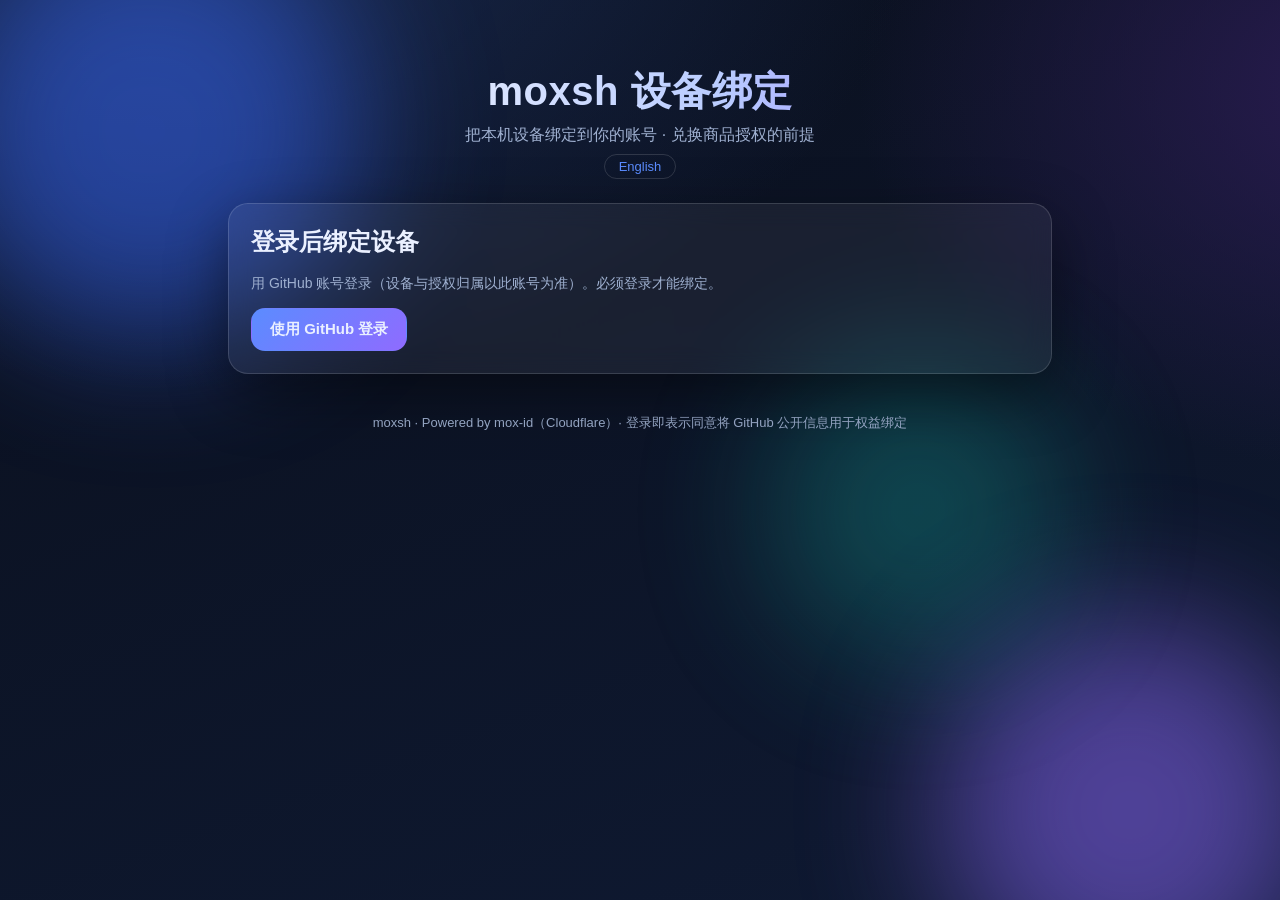
<file: bind.html>
<!DOCTYPE html>
<html lang="zh-CN">
<head>
  <meta charset="UTF-8" />
  <meta name="viewport" content="width=device-width, initial-scale=1.0" />
  <title>moxsh · 设备绑定</title>
  <meta name="description" content="moxsh 设备绑定 —— 把本机设备令牌绑定到你的账号，用于商品授权兑换" />
  <meta name="robots" content="noindex, nofollow" />
  <link rel="icon" href="favicon.svg" type="image/svg+xml" />
  <meta http-equiv="Content-Security-Policy" content="default-src 'self'; script-src 'self'; style-src 'self' 'unsafe-inline'; img-src 'self' https://avatars.githubusercontent.com data:; connect-src 'self'; font-src 'self'; object-src 'none'; base-uri 'none'; form-action 'self'; upgrade-insecure-requests" />
  <link rel="stylesheet" href="bind-assets/styles.css" />
</head>
<body>
  <div class="blob b1"></div>
  <div class="blob b2"></div>
  <div class="blob b3"></div>

  <div class="wrap">
    <header class="hero">
      <div class="logo">moxsh <span data-i18n="brand">设备绑定</span></div>
      <div class="tagline" data-i18n="tagline">把本机设备绑定到你的账号 · 兑换商品授权的前提</div>
      <div style="margin-top:8px"><a class="lang" href="#" id="langSwitch">English</a></div>
    </header>

    <div id="config-warn" class="warn-banner" hidden>
      尚未配置后端地址：请编辑 <b>bind-assets/config.js</b> 的 <b>apiBase</b>（指向 mox-id Worker 或官网同域反代）。
    </div>

    <div id="notices"></div>

    <!-- 登录 / 我的信息 -->
    <div id="auth-area"></div>

    <!-- 设备绑定区（登录后显示） -->
    <div id="bind-area" hidden>
      <div class="section-title" data-i18n="deviceTitle">待绑定设备</div>
      <div class="glass card" id="device-card"></div>
      <div class="section-title" data-i18n="confirmTitle">确认绑定</div>
      <div class="glass card">
        <p class="muted" data-i18n="confirmHint">点击「绑定此设备」后，本机设备令牌即与当前 GitHub 账号关联。之后可在官网兑换页把商品授权赋予这台设备。</p>
        <div class="row">
          <button id="btn-bind" class="btn primary" data-i18n="bindBtn">绑定此设备</button>
          <a class="btn ghost" href="/redeem.html" data-i18n="goRedeem">去兑换页</a>
        </div>
        <div id="bind-msg" class="msg"></div>
      </div>
    </div>

    <footer>
      moxsh · Powered by mox-id（Cloudflare）· 登录即表示同意将 GitHub 公开信息用于权益绑定
    </footer>
  </div>

  <script src="bind-assets/config.js"></script>
  <script src="bind-assets/app.js"></script>
</body>
</html>
</file>
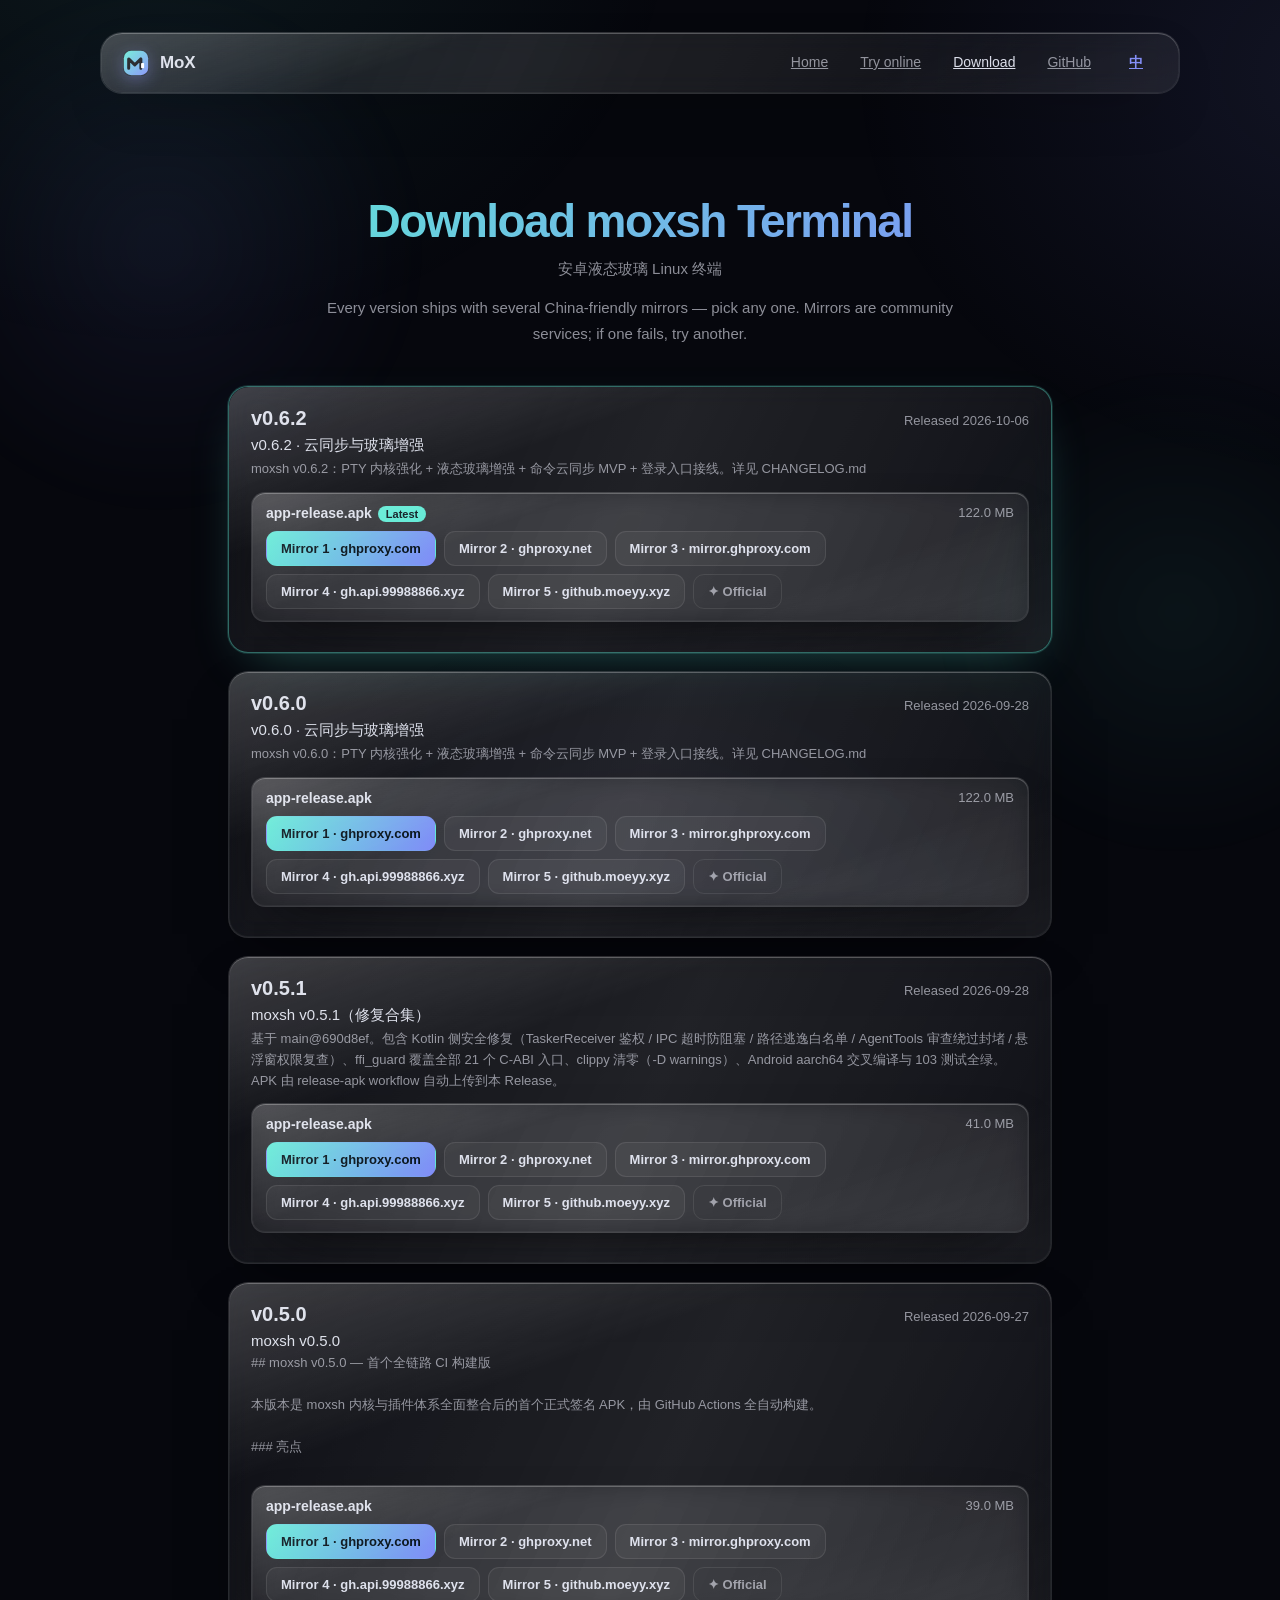
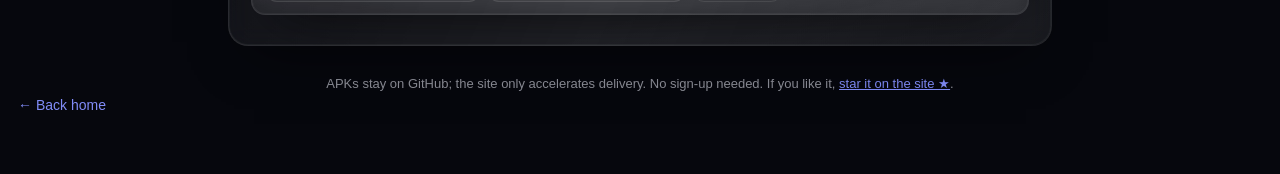
<file: downloads.en.html>
<!DOCTYPE html>
<html lang="en">
<head>
  <meta charset="utf-8" />
  <meta name="viewport" content="width=device-width,initial-scale=1,viewport-fit=cover" />
  <title>Download moxsh Terminal · MoX</title>
  <link rel="icon" href="favicon.svg" type="image/svg+xml" />
  <link rel="stylesheet" href="index.css" />
  <style>
    body{padding-bottom:60px}
    .dl-hero{max-width:980px;margin:0 auto;padding:120px 20px 10px;text-align:center}
    .dl-hero h1{font-size:clamp(30px,6vw,46px);margin:0 0 10px;background:linear-gradient(120deg,#5eead4,#818cf8);-webkit-background-clip:text;background-clip:text;color:transparent}
    .dl-hero p{color:var(--dim);max-width:680px;margin:0 auto;line-height:1.7;font-size:15px}
    .dl-wrap{max-width:860px;margin:30px auto;padding:0 18px}
    .rel{margin:18px 0;padding:20px 22px;border-radius:20px}
    .rel.is-latest{border:1px solid rgba(94,234,212,.4);box-shadow:0 0 0 1px rgba(94,234,212,.15),0 18px 50px -24px rgba(94,234,212,.4)}
    .rel-head{display:flex;justify-content:space-between;align-items:baseline;gap:12px;flex-wrap:wrap}
    .rel-tag{font-weight:800;font-size:20px}
    .rel-date{color:var(--dim);font-size:13px}
    .rel-name{font-size:15px;margin:6px 0 4px;color:var(--text)}
    .rel-notes{color:var(--dim);font-size:13px;line-height:1.6;white-space:pre-wrap;margin-bottom:12px;max-height:120px;overflow:auto}
    .asset{padding:12px 14px;margin:10px 0;border-radius:14px;background:var(--glass)}
    .asset-head{display:flex;justify-content:space-between;gap:10px;margin-bottom:10px;flex-wrap:wrap}
    .asset-name{font-weight:600;font-size:14px}
    .tag-latest{font-size:11px;color:#06121a;background:var(--accent-a);padding:2px 8px;border-radius:999px;margin-left:6px;font-weight:700}
    .asset-size{color:var(--dim);font-size:13px}
    .chips{display:flex;flex-wrap:wrap;gap:8px}
    .chip{display:inline-flex;align-items:center;padding:9px 14px;border-radius:11px;border:1px solid var(--stroke);color:var(--text);font-size:13px;font-weight:600;text-decoration:none;background:var(--glass);transition:transform .15s,background .15s}
    .chip:hover{transform:translateY(-2px);background:var(--glass-2)}
    .chip.primary{background:var(--accent);border-color:transparent;color:#06121a}
    .chip.ghost{background:transparent;color:var(--dim)}
    .loading,.empty{color:var(--dim);text-align:center;padding:40px}
    .dl-tip{max-width:860px;margin:8px auto 0;padding:0 18px;color:var(--dim);font-size:13px;text-align:center}
    .back{display:inline-block;margin:6px 18px 0;color:var(--accent-b);text-decoration:none;font-size:14px}
  </style>
</head>
<body>
<canvas id="gpuBg" aria-hidden="true"></canvas>
<nav class="glass">
  <div class="brand"><img class="mark" src="favicon.svg" alt="MoX" width="26" height="26"><span>MoX</span></div>
  <div class="links">
    <a href="index.html">Home</a>
    <a href="experience.html">Try online</a>
    <a href="downloads.html" style="color:var(--text)">Download</a>
    <a href="https://github.com/codecloud-dev/moxsh-terminal" target="_blank" rel="noopener">GitHub</a>
    <a class="lang" href="downloads.html">中</a>
  </div>
</nav>

<div class="dl-hero">
  <h1 id="dlTitle">Download moxsh Terminal</h1>
  <p id="dlSub">Liquid-glass Linux terminal for Android · all versions</p>
  <p style="margin-top:14px">Every version ships with several China-friendly mirrors — pick any one. Mirrors are community services; if one fails, try another.</p>
</div>

<div class="dl-wrap">
  <div id="releaseList"></div>
</div>

<p class="dl-tip">APKs stay on GitHub; the site only accelerates delivery. No sign-up needed. If you like it, <a href="index.html#support" style="color:var(--accent-b)">star it on the site ★</a>.</p>
<a class="back" href="index.html">← Back home</a>

<script src="downloads.js"></script>
</body>
</html>
</file>
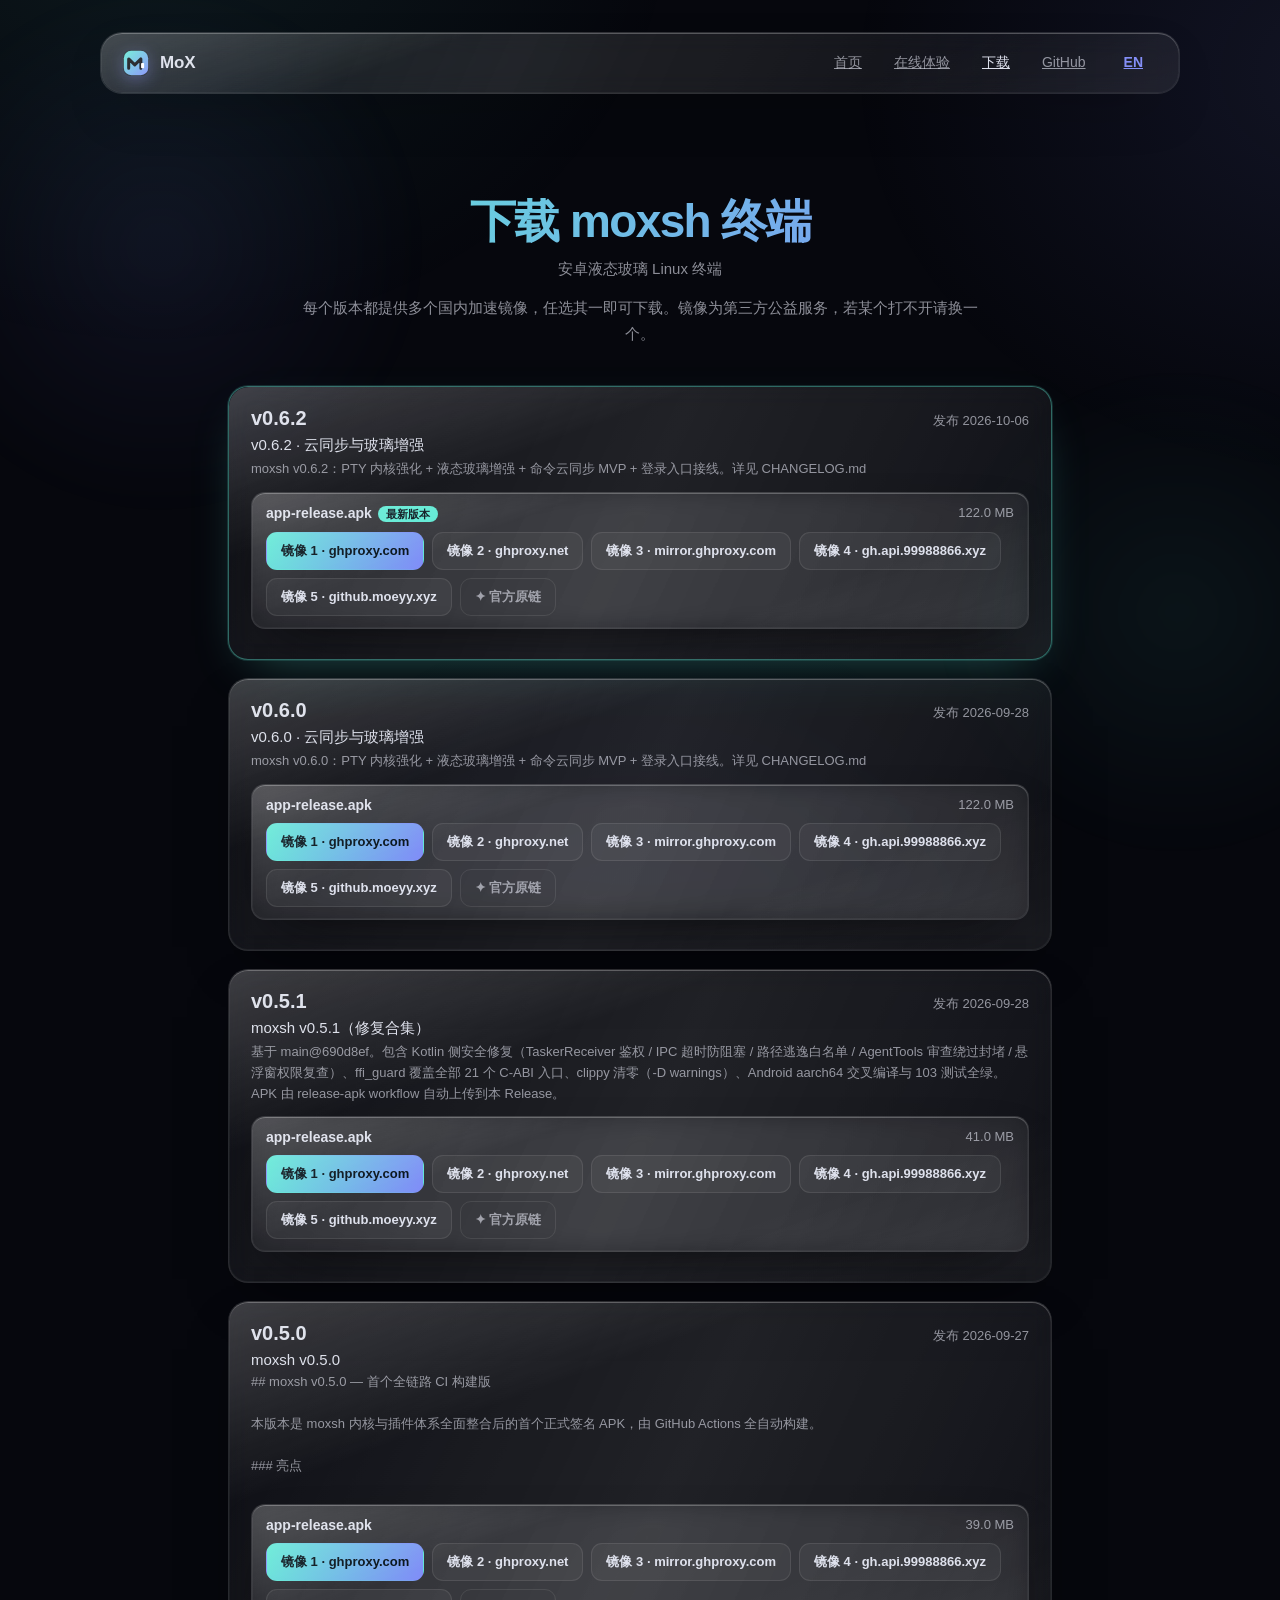
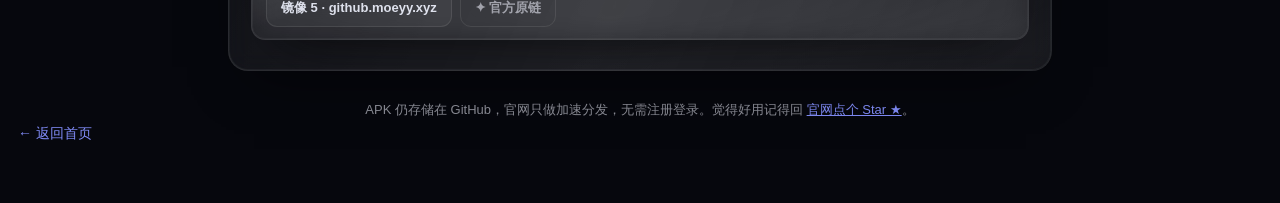
<file: downloads.html>
<!DOCTYPE html>
<html lang="zh">
<head>
  <meta charset="utf-8" />
  <meta name="viewport" content="width=device-width,initial-scale=1,viewport-fit=cover" />
  <title>下载 moxsh 终端 · MoX</title>
  <link rel="icon" href="favicon.svg" type="image/svg+xml" />
  <link rel="stylesheet" href="index.css" />
  <style>
    body{padding-bottom:60px}
    .dl-hero{max-width:980px;margin:0 auto;padding:120px 20px 10px;text-align:center}
    .dl-hero h1{font-size:clamp(30px,6vw,46px);margin:0 0 10px;background:linear-gradient(120deg,#5eead4,#818cf8);-webkit-background-clip:text;background-clip:text;color:transparent}
    .dl-hero p{color:var(--dim);max-width:680px;margin:0 auto;line-height:1.7;font-size:15px}
    .dl-wrap{max-width:860px;margin:30px auto;padding:0 18px}
    .rel{margin:18px 0;padding:20px 22px;border-radius:20px}
    .rel.is-latest{border:1px solid rgba(94,234,212,.4);box-shadow:0 0 0 1px rgba(94,234,212,.15),0 18px 50px -24px rgba(94,234,212,.4)}
    .rel-head{display:flex;justify-content:space-between;align-items:baseline;gap:12px;flex-wrap:wrap}
    .rel-tag{font-weight:800;font-size:20px}
    .rel-date{color:var(--dim);font-size:13px}
    .rel-name{font-size:15px;margin:6px 0 4px;color:var(--text)}
    .rel-notes{color:var(--dim);font-size:13px;line-height:1.6;white-space:pre-wrap;margin-bottom:12px;max-height:120px;overflow:auto}
    .asset{padding:12px 14px;margin:10px 0;border-radius:14px;background:var(--glass)}
    .asset-head{display:flex;justify-content:space-between;gap:10px;margin-bottom:10px;flex-wrap:wrap}
    .asset-name{font-weight:600;font-size:14px}
    .tag-latest{font-size:11px;color:#06121a;background:var(--accent-a);padding:2px 8px;border-radius:999px;margin-left:6px;font-weight:700}
    .asset-size{color:var(--dim);font-size:13px}
    .chips{display:flex;flex-wrap:wrap;gap:8px}
    .chip{display:inline-flex;align-items:center;padding:9px 14px;border-radius:11px;border:1px solid var(--stroke);color:var(--text);font-size:13px;font-weight:600;text-decoration:none;background:var(--glass);transition:transform .15s,background .15s}
    .chip:hover{transform:translateY(-2px);background:var(--glass-2)}
    .chip.primary{background:var(--accent);border-color:transparent;color:#06121a}
    .chip.ghost{background:transparent;color:var(--dim)}
    .loading,.empty{color:var(--dim);text-align:center;padding:40px}
    .dl-tip{max-width:860px;margin:8px auto 0;padding:0 18px;color:var(--dim);font-size:13px;text-align:center}
    .back{display:inline-block;margin:6px 18px 0;color:var(--accent-b);text-decoration:none;font-size:14px}
  </style>
</head>
<body>
<canvas id="gpuBg" aria-hidden="true"></canvas>
<nav class="glass">
  <div class="brand"><img class="mark" src="favicon.svg" alt="MoX" width="26" height="26"><span>MoX</span></div>
  <div class="links">
    <a href="index.html">首页</a>
    <a href="experience.html">在线体验</a>
    <a href="downloads.html" style="color:var(--text)">下载</a>
    <a href="https://github.com/codecloud-dev/moxsh-terminal" target="_blank" rel="noopener">GitHub</a>
    <a class="lang" href="downloads.en.html">EN</a>
  </div>
</nav>

<div class="dl-hero">
  <h1 id="dlTitle">下载 moxsh 终端</h1>
  <p id="dlSub">安卓液态玻璃 Linux 终端 · 全部历史版本</p>
  <p style="margin-top:14px">每个版本都提供多个国内加速镜像，任选其一即可下载。镜像为第三方公益服务，若某个打不开请换一个。</p>
</div>

<div class="dl-wrap">
  <div id="releaseList"></div>
</div>

<p class="dl-tip">APK 仍存储在 GitHub，官网只做加速分发，无需注册登录。觉得好用记得回 <a href="index.html#support" style="color:var(--accent-b)">官网点个 Star ★</a>。</p>
<a class="back" href="index.html">← 返回首页</a>

<script src="downloads.js"></script>
</body>
</html>
</file>
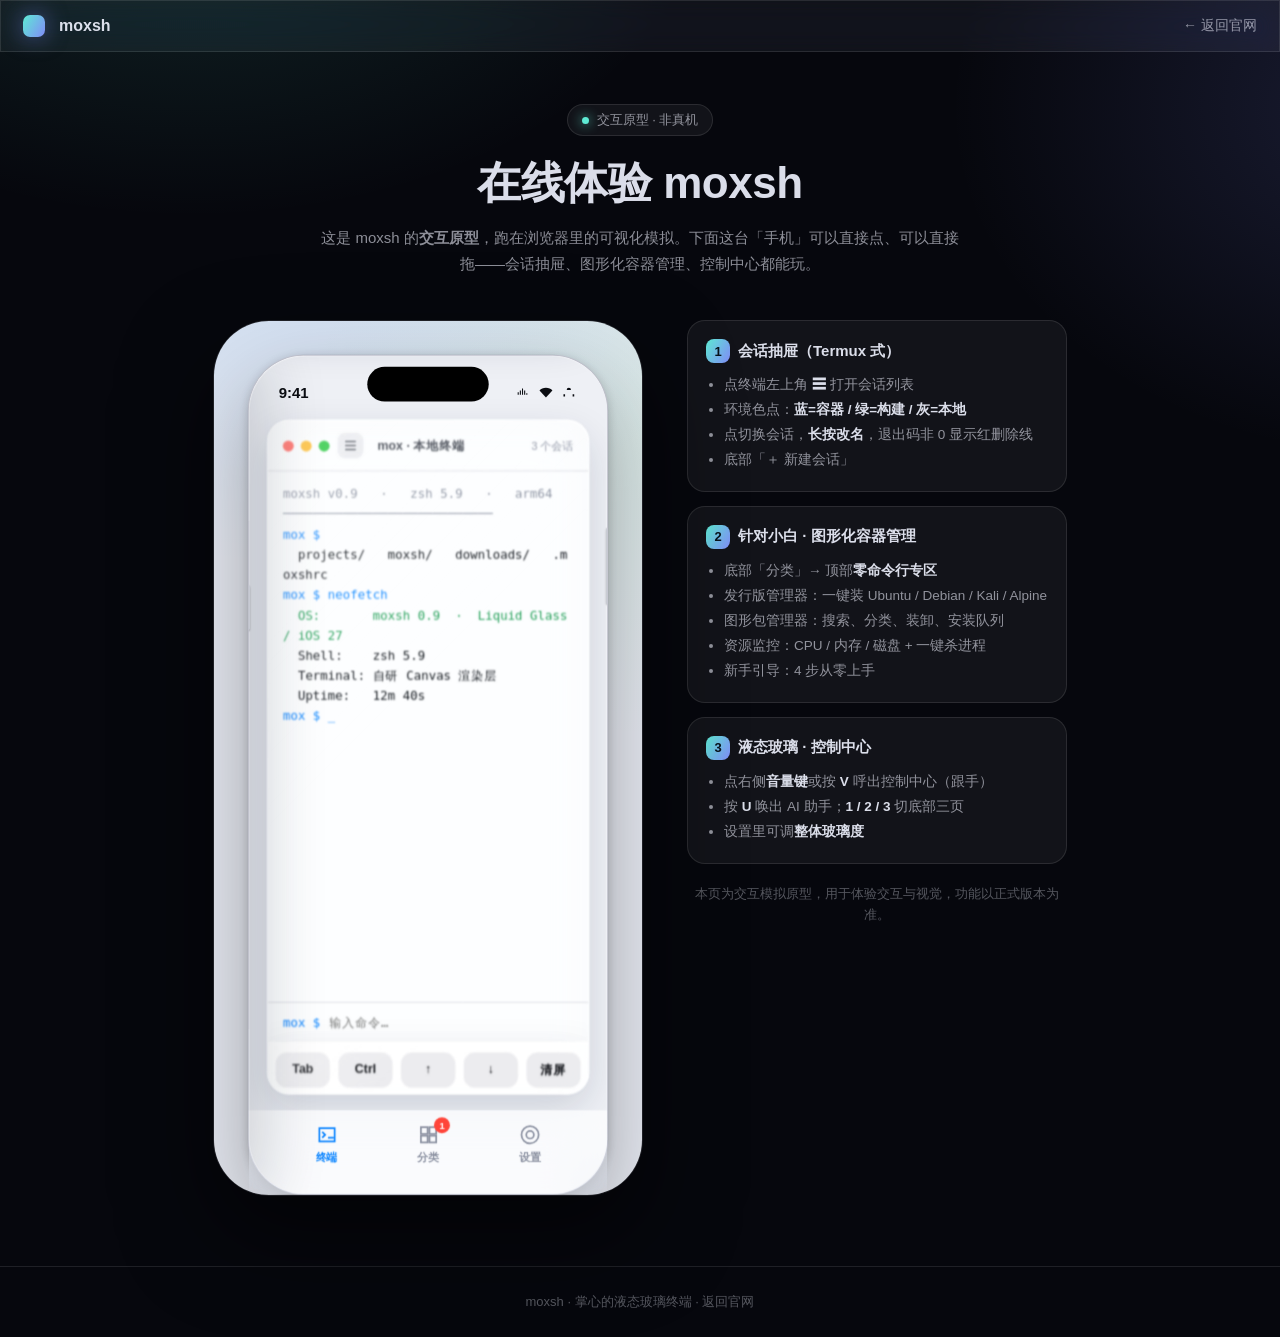
<file: experience.html>
<!DOCTYPE html>
<html lang="zh-CN">
<head>
<meta charset="UTF-8">
<meta name="viewport" content="width=device-width, initial-scale=1.0, viewport-fit=cover">
<meta http-equiv="Content-Security-Policy" content="default-src 'self'; script-src 'self' 'unsafe-inline'; style-src 'self' 'unsafe-inline'; img-src 'self' data:; connect-src 'self'; object-src 'none'; base-uri 'none'; form-action 'self'; upgrade-insecure-requests">
<meta name="referrer" content="strict-origin-when-cross-origin">
<title>在线体验 · moxsh</title>
<link rel="icon" href="favicon.svg" type="image/svg+xml">
<meta name="description" content="在线体验 moxsh：交互原型，试试会话抽屉、图形化容器管理四件套与液态玻璃控制中心。">
<meta name="color-scheme" content="dark">
<style>
  *{margin:0;padding:0;box-sizing:border-box;-webkit-tap-highlight-color:transparent}
  :root{
    --text:rgba(237,240,252,.92); --dim:rgba(237,240,252,.58); --faint:rgba(237,240,252,.34);
    --stroke:rgba(255,255,255,.10); --glass:rgba(255,255,255,.05);
    --a:#5eead4; --b:#818cf8; --accent:linear-gradient(120deg,#5eead4,#818cf8);
  }
  html{scroll-behavior:smooth}
  body{
    min-height:100vh; color:var(--text); overflow-x:hidden;
    font-family:-apple-system,BlinkMacSystemFont,"SF Pro Display","PingFang SC","HarmonyOS Sans SC","Noto Sans SC",sans-serif;
    background:
      radial-gradient(60rem 40rem at 15% -10%, rgba(94,234,212,.14), transparent 55%),
      radial-gradient(52rem 40rem at 110% 8%, rgba(129,140,248,.16), transparent 55%),
      #06070d;
  }
  a{color:inherit;text-decoration:none}
  .glass{background:var(--glass);border:1px solid var(--stroke);backdrop-filter:blur(12px) saturate(160%);-webkit-backdrop-filter:blur(12px) saturate(160%);}
  nav{position:sticky;top:0;z-index:20;display:flex;align-items:center;gap:14px;padding:14px 22px;border-bottom:1px solid var(--stroke);background:rgba(6,7,13,.6);backdrop-filter:blur(14px);-webkit-backdrop-filter:blur(14px);}
  nav .mark{width:22px;height:22px;border-radius:7px;background:var(--accent);box-shadow:0 0 22px rgba(129,140,248,.5)}
  nav b{font-size:16px;font-weight:700}
  nav .back{margin-left:auto;font-size:14px;color:var(--dim)}
  nav .back:hover{color:var(--text)}
  header{max-width:1080px;margin:0 auto;padding:52px 22px 10px;text-align:center}
  header .eyebrow{display:inline-flex;align-items:center;gap:8px;font-size:13px;color:var(--dim);border:1px solid var(--stroke);border-radius:999px;padding:6px 14px;background:var(--glass)}
  header .dot{width:7px;height:7px;border-radius:50%;background:var(--a);box-shadow:0 0 12px var(--a)}
  header h1{font-size:clamp(28px,5vw,44px);font-weight:800;margin:18px 0 12px;letter-spacing:-.5px}
  header p{max-width:640px;margin:0 auto;color:var(--dim);font-size:15px;line-height:1.7}
  main{max-width:1080px;margin:0 auto;padding:34px 22px 70px;display:flex;gap:44px;align-items:flex-start;justify-content:center;flex-wrap:wrap}
  .stage{position:relative;flex:0 0 auto}
  .stage::before{content:"";position:absolute;inset:8% -8% -6% -8%;background:radial-gradient(closest-side,rgba(129,140,248,.28),transparent 70%);filter:blur(28px);z-index:-1}
  .frame{width:430px;max-width:92vw;border-radius:56px;overflow:hidden;border:1px solid var(--stroke);box-shadow:0 40px 90px rgba(0,0,0,.55), 0 0 0 1px rgba(255,255,255,.04) inset;position:relative}
  .frame iframe{display:block;width:430px;height:880px;border:0;transform-origin:top left}
  aside{flex:1 1 300px;min-width:280px;max-width:380px;display:flex;flex-direction:column;gap:14px}
  .card{border-radius:18px;padding:18px 18px;background:var(--glass);border:1px solid var(--stroke)}
  .card h3{font-size:15px;font-weight:700;margin-bottom:10px;display:flex;align-items:center;gap:8px}
  .card h3 .k{width:24px;height:24px;border-radius:8px;display:grid;place-items:center;background:var(--accent);color:#08131a;font-size:13px;font-weight:800}
  .card ul{margin:0;padding-left:18px;color:var(--dim);font-size:13.5px;line-height:1.85}
  .card li b{color:var(--text)}
  .note{font-size:12.5px;color:var(--faint);line-height:1.7;text-align:center;margin-top:6px}
  footer{border-top:1px solid var(--stroke);padding:26px 22px;text-align:center;color:var(--faint);font-size:13px}
  @media (max-width:820px){ aside{max-width:none} }
</style>
</head>
<body>
<nav class="glass">
  <span class="mark"></span><b>moxsh</b>
  <a class="back" href="index.html">← 返回官网</a>
</nav>

<header>
  <span class="eyebrow"><span class="dot"></span>交互原型 · 非真机</span>
  <h1>在线体验 moxsh</h1>
  <p>这是 moxsh 的<strong>交互原型</strong>，跑在浏览器里的可视化模拟。下面这台「手机」可以直接点、可以直接拖——会话抽屉、图形化容器管理、控制中心都能玩。</p>
</header>

<main>
  <div class="stage">
    <div class="frame" id="frame">
      <iframe id="proto" src="prototype.html" title="moxsh 交互原型" loading="lazy"></iframe>
    </div>
  </div>

  <aside>
    <div class="card">
      <h3><span class="k">1</span>会话抽屉（Termux 式）</h3>
      <ul>
        <li>点终端左上角 <b>☰</b> 打开会话列表</li>
        <li>环境色点：<b>蓝=容器 / 绿=构建 / 灰=本地</b></li>
        <li>点切换会话，<b>长按改名</b>，退出码非 0 显示红删除线</li>
        <li>底部「＋ 新建会话」</li>
      </ul>
    </div>
    <div class="card">
      <h3><span class="k">2</span>针对小白 · 图形化容器管理</h3>
      <ul>
        <li>底部「分类」→ 顶部<b>零命令行专区</b></li>
        <li>发行版管理器：一键装 Ubuntu / Debian / Kali / Alpine</li>
        <li>图形包管理器：搜索、分类、装卸、安装队列</li>
        <li>资源监控：CPU / 内存 / 磁盘 + 一键杀进程</li>
        <li>新手引导：4 步从零上手</li>
      </ul>
    </div>
    <div class="card">
      <h3><span class="k">3</span>液态玻璃 · 控制中心</h3>
      <ul>
        <li>点右侧<b>音量键</b>或按 <b>V</b> 呼出控制中心（跟手）</li>
        <li>按 <b>U</b> 唤出 AI 助手；<b>1 / 2 / 3</b> 切底部三页</li>
        <li>设置里可调<b>整体玻璃度</b></li>
      </ul>
    </div>
    <p class="note">本页为交互模拟原型，用于体验交互与视觉，功能以正式版本为准。</p>
  </aside>
</main>

<footer>moxsh · 掌心的液态玻璃终端 · <a href="index.html">返回官网</a></footer>

<script>
  // 自适应缩放：窄屏时按比例缩小原型，保持 430×880 画布比例（rAF 节流）
  var fitRaf=0;
  function fit(){
    var frame=document.getElementById('frame');
    var iframe=document.getElementById('proto');
    var w=frame.clientWidth;            // 实际可用宽度（受 max-width:92vw 限制）
    var s=Math.min(1, w/430);
    iframe.style.transform='scale('+s+')';
    frame.style.height=(880*s)+'px';
  }
  function queueFit(){ if(!fitRaf) fitRaf=requestAnimationFrame(function(){fitRaf=0;fit();}); }
  window.addEventListener('resize',queueFit,{passive:true});
  window.addEventListener('load',queueFit);
  fit();
</script>
</body>
</html>
</file>
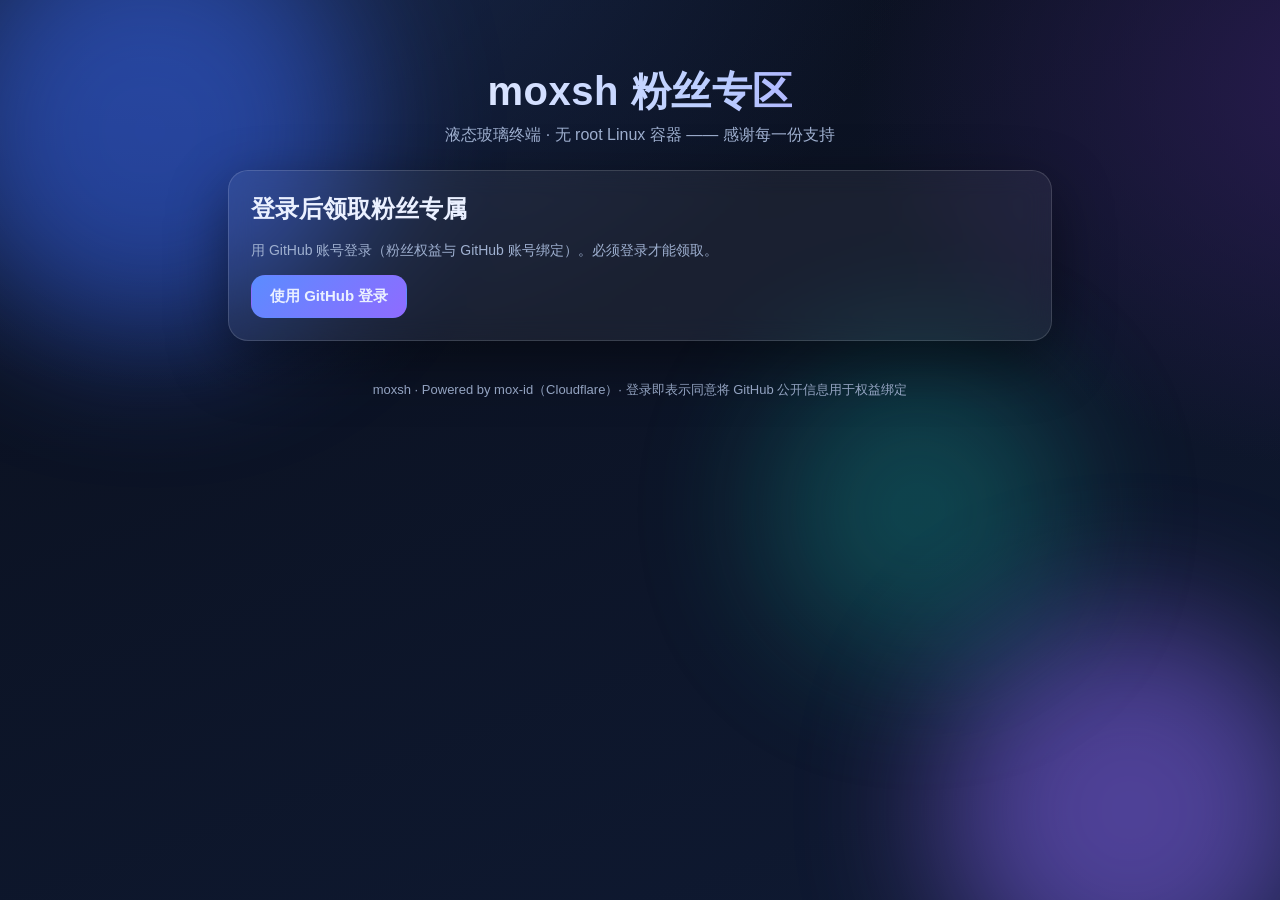
<file: fan.html>
<!DOCTYPE html>
<html lang="zh-CN">
<head>
  <meta charset="UTF-8" />
  <meta name="viewport" content="width=device-width, initial-scale=1.0" />
  <title>moxsh · 粉丝专区</title>
  <meta name="description" content="moxsh 官方粉丝专区 —— 登录领取粉丝专属福利" />
  <meta name="robots" content="noindex, nofollow" />
  <link rel="icon" href="favicon.svg" type="image/svg+xml" />
  <!-- CSP：脚本仅本页；连接仅后端（pages.dev 同域反代 / Worker 直连）；头像仅 GitHub -->
  <meta http-equiv="Content-Security-Policy" content="default-src 'self'; script-src 'self'; style-src 'self' 'unsafe-inline'; img-src 'self' https://avatars.githubusercontent.com data:; connect-src 'self'; font-src 'self'; object-src 'none'; base-uri 'none'; form-action 'self'; upgrade-insecure-requests" />
  <link rel="stylesheet" href="fan-assets/styles.css" />
</head>
<body>
  <div class="blob b1"></div>
  <div class="blob b2"></div>
  <div class="blob b3"></div>

  <div class="wrap">
    <header class="hero">
      <div class="logo">moxsh 粉丝专区</div>
      <div class="tagline">液态玻璃终端 · 无 root Linux 容器 —— 感谢每一份支持</div>
    </header>

    <div id="config-warn" class="warn-banner" hidden>
      尚未配置后端地址：请编辑 <b>config.js</b> 的 <b>apiBase</b>（指向 mox-id Worker 或官网同域反代）。
    </div>

    <div id="notices"></div>

    <!-- 登录 / 我的信息 -->
    <div id="auth-area"></div>

    <!-- 粉丝领取区（登录后显示） -->
    <div id="fan-area" hidden>
      <div class="section-title">粉丝福利</div>
      <div id="claim-area"></div>

      <div class="section-title">会员档位</div>
      <div id="tiers" class="glass" style="padding:14px"></div>

      <div class="section-title">感谢赞助</div>
      <div class="glass card">
        <div id="sponsor-total">累计赞助 ¥0.00</div>
        <div id="sponsor-wall"></div>
      </div>
    </div>

    <footer>
      moxsh · Powered by mox-id（Cloudflare）· 登录即表示同意将 GitHub 公开信息用于权益绑定
    </footer>
  </div>

  <script src="fan-assets/config.js"></script>
  <script src="fan-assets/app.js"></script>
</body>
</html>
</file>
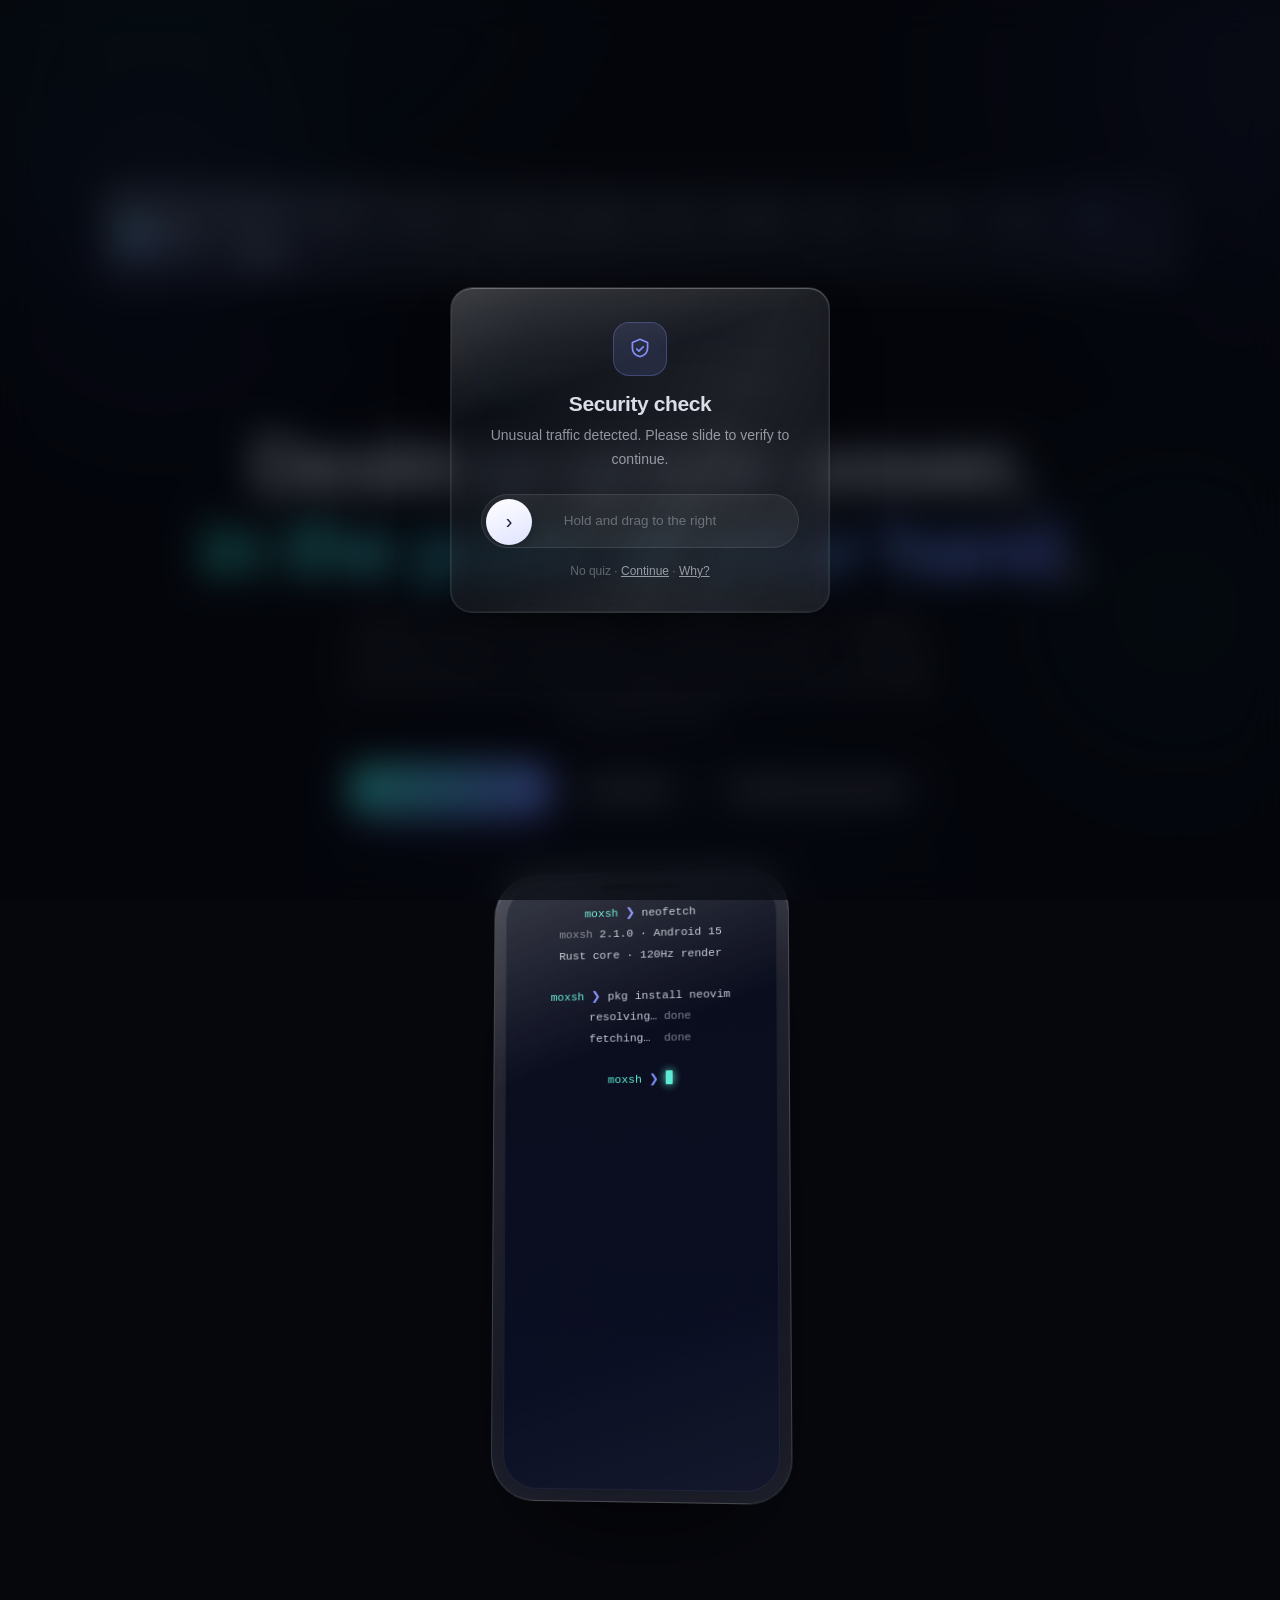
<file: index.en.html>
<!DOCTYPE html>
<html lang="en">
<head>
<meta charset="UTF-8">
<meta name="viewport" content="width=device-width, initial-scale=1.0, viewport-fit=cover">
<title>MoX · A solo developer's toolbox universe</title>
<link rel="icon" href="favicon.svg" type="image/svg+xml">
<meta name="description" content="The MoX family — moxsh liquid-glass terminal, moxwebgpu WebGPU compute framework, mox-id unified identity backend. Desktop-grade tools in your pocket; compute pushed to your device.">
<meta name="color-scheme" content="dark">
<!-- Warm up cross-origin connections: faster GitHub OAuth hop, zero-lag avatars -->
<link rel="preconnect" href="https://github.com" crossorigin>
<link rel="dns-prefetch" href="https://github.com">
<link rel="preconnect" href="https://avatars.githubusercontent.com" crossorigin>
<link rel="dns-prefetch" href="https://avatars.githubusercontent.com">
<meta http-equiv="Content-Security-Policy" content="default-src 'self'; script-src 'self' https://challenges.cloudflare.com; style-src 'self' 'unsafe-inline'; img-src 'self' https://avatars.githubusercontent.com data:; connect-src 'self' https://mox-site.pages.dev; frame-src https://challenges.cloudflare.com; font-src 'self'; object-src 'none'; base-uri 'none'; form-action 'self'; upgrade-insecure-requests">
<meta name="referrer" content="strict-origin-when-cross-origin">
<link rel="stylesheet" href="index.en.css">
</head>
<body>
<canvas id="gpuBg" aria-hidden="true"></canvas>
<nav class="glass">
  <div class="brand"><img class="mark" src="favicon.svg" alt="MoX" width="26" height="26"><span>MoX</span></div>
  <div class="links">
    <a href="#products">Products</a>
    <a href="#features">moxsh</a>
    <a href="experience.html">Try online</a>
    <a href="#account">Account</a>
    <a href="#download">Download</a>
    <a href="#plans">Plans</a>
    <a href="#roadmap">Roadmap</a>
    <a href="#vision">Vision</a>
    <a href="#community">Community</a>
    <a href="#contact">Contact</a>
    <a class="lang" href="index.html">中文</a>
    <span id="authSlot"></span>
  </div>
</nav>

<header class="wrap">
  <span class="eyebrow"><span class="dot"></span>MoX family · a solo developer's toolbox universe</span>
  <h1>Desktop-grade power,<br><span class="em">in the palm of your hand</span>.</h1>
  <p class="sub">MoX is a set of independent tools — a liquid-glass terminal, a WebGPU compute framework, a unified identity & cloud-sync backend… They share one account and one cloud sync, pushing compute to your device instead of someone's cloud.</p>

  <div class="hero-cta">
    <a class="btn primary" href="#products">Meet the MoX family</a>
    <a class="btn" href="#download">Get moxsh</a>
    <a class="btn" href="#account">How the account works</a>
  </div>

  <div class="stage">
    <div class="device glass" id="device" aria-hidden="true">
      <div class="notch"></div>
      <div class="screen">
        <div class="ln"><span class="p">moxsh</span> <span class="c">❯</span> neofetch</div>
        <div class="ln"><span class="g">moxsh</span> 2.1.0 · Android 15</div>
        <div class="ln">Rust core · 120Hz render</div>
        <div class="ln"> </div>
        <div class="ln"><span class="p">moxsh</span> <span class="c">❯</span> pkg install neovim</div>
        <div class="ln">resolving… <span class="g">done</span></div>
        <div class="ln">fetching…  <span class="g">done</span></div>
        <div class="ln"> </div>
        <div class="ln"><span class="p">moxsh</span> <span class="c">❯</span> <span class="cur"></span></div>
      </div>
    </div>
  </div>
</header>

<section id="products" class="wrap">
  <div class="sec-head fadeup">
    <div class="sec-title">The MoX family</div>
    <p class="sec-desc">One account, one cloud sync, tools for different jobs. Shipped ones work today; planned ones are what's next.</p>
  </div>
  <div class="grid">
    <div class="card glass fadeup">
      <span class="status on">✅ Live</span>
      <h3>moxsh</h3>
      <p>A liquid-glass terminal on Android. Rust core, fully Termux-compatible, no root, install and go.</p>
      <a class="more" href="#features">What makes it strong ↓</a>
    </div>
    <div class="card glass fadeup">
      <span class="status on">✅ Live</span>
      <h3>mox-id</h3>
      <p>MoX's unified identity & account base: one-click GitHub login, cloud sync, membership, billing.</p>
      <a class="more" href="#account">Account & cloud sync ↓</a>
    </div>
    <div class="card glass fadeup">
      <span class="status dev">✅ Open source · v1.0</span>
      <h3>moxwebgpu</h3>
      <p>A zero-dependency WebGPU GPGPU framework: typed tensors, raw WGSL kernels, a lazy compute graph. Compute pushed to the visitor's GPU.</p>
      <a class="more" href="webgpu/">Live demo →</a>
    </div>
    <div class="card glass fadeup">
      <span class="status plan">Planned · TBD</span>
      <h3>moxbox</h3>
      <p>File manager & system suite: phone storage, processes, network — all in one glass UI.</p>
    </div>
    <div class="card glass fadeup">
      <span class="status plan">Planned · TBD</span>
      <h3>moxcode</h3>
      <p>A lightweight mobile IDE: terminal + editor + run-preview in one, coding in your palm.</p>
    </div>
  </div>
</section>

<section id="features" class="wrap">
  <div class="sec-head fadeup">
    <div class="sec-title">A terminal built for speed & beauty</div>
    <p class="sec-desc">moxsh is MoX's flagship: Rust core rewritten from scratch, UI redrawn in liquid glass. Every detail rethought from the bottom up.</p>
  </div>
  <div class="grid">
    <div class="card glass fadeup">
      <div class="ico"><svg viewBox="0 0 24 24"><path d="M4 5h16v11H7l-3 3V5z"/><path d="M8 9l3 3-3 3"/><path d="M13 15h3"/></svg></div>
      <h3>Rust core</h3>
      <p>PTY, VT parsing, scrollback, render scheduling, package signing — all in Rust. Memory-safe and fast.</p>
    </div>
    <div class="card glass fadeup">
      <div class="ico"><svg viewBox="0 0 24 24"><path d="M12 3l7 4v6c0 4-3 7-7 8-4-1-7-4-7-8V7l7-4z"/></svg></div>
      <h3>Liquid-glass UI</h3>
      <p>Live blur, translucent layers, top highlight & refraction edges — like real glass, not a sticker.</p>
    </div>
    <div class="card glass fadeup">
      <div class="ico"><svg viewBox="0 0 24 24"><path d="M21 8l-9-5-9 5 9 5 9-5z"/><path d="M3 8v8l9 5 9-5V8"/><path d="M12 13v8"/></svg></div>
      <h3>Termux-compatible</h3>
      <p>Eats the official Termux repos; <code>*.deb</code> installs and runs; commands & ecosystem are identical.</p>
    </div>
    <div class="card glass fadeup">
      <div class="ico"><svg viewBox="0 0 24 24"><rect x="3" y="4" width="18" height="6" rx="1"/><rect x="3" y="14" width="18" height="6" rx="1"/><path d="M7 7h.01M7 17h.01"/></svg></div>
      <h3>PRoot distros</h3>
      <p>Ubuntu / Debian / Kali / Alpine one-tap; isolated sandbox to play in, without touching the system.</p>
    </div>
    <div class="card glass fadeup">
      <div class="ico"><svg viewBox="0 0 24 24"><path d="M12 3l1.8 4.6L18 9l-4.2 1.4L12 15l-1.8-4.6L6 9l4.2-1.4z"/><path d="M18 15l.9 2.3L21 18l-2.1.7L18 21l-.9-2.3L15 18l2.1-.7z"/></svg></div>
      <h3>AI assistant</h3>
      <p>Explains errors, writes scripts, manages env; supports DeepSeek / Zhipu / Qwen / Kimi and more.</p>
    </div>
    <div class="card glass fadeup">
      <div class="ico"><svg viewBox="0 0 24 24"><path d="M12 3l7 3v5c0 4-3 7-7 8-4-1-7-4-7-8V6l7-3z"/><path d="M9 12l2 2 4-4"/></svg></div>
      <h3>Hardened IPC</h3>
      <p>Challenge-response + HMAC-SHA256 auth. Cross-process calls never run naked; plugins stay safe.</p>
    </div>
  </div>
</section>

<section id="account" class="wrap">
  <div class="sec-head fadeup">
    <div class="sec-title">One MoX account, every device</div>
    <p class="sec-desc">All MoX products share one identity (powered by the <b>mox-id</b> backend). After sign-in, cloud sync is ready to use.</p>
  </div>
  <div class="grid">
    <div class="card glass fadeup">
      <div class="ico"><svg viewBox="0 0 24 24"><path d="M17 21v-2a4 4 0 0 0-4-4H5a4 4 0 0 0-4 4v2"/><circle cx="9" cy="7" r="4"/><path d="M23 21v-2a4 4 0 0 0-3-3.87M16 3.13a4 4 0 0 1 0 7.75"/></svg></div>
      <h3>Normal users · cloud sync</h3>
      <p>Multi-device config and command history sync in real time; AI quota shared across devices. Any GitHub user can sign in, free to start.</p>
    </div>
    <div class="card glass fadeup">
      <div class="ico"><svg viewBox="0 0 24 24"><rect x="4" y="11" width="16" height="9" rx="2"/><path d="M8 11V7a4 4 0 0 1 8 0v4"/></svg></div>
      <h3>Security</h3>
      <p>Sign in with GitHub; credentials stay local. Cloud-sync data is client-encrypted before upload — the server never sees plaintext. One-tap sign-out.</p>
    </div>
  </div>
  <div class="glass support fadeup" style="margin-top:22px">
    <div class="sec-title" style="font-size:24px">Want to try first?</div>
    <p class="sec-desc">Tap "Sign in" at the top-right to enter with your GitHub account and enjoy cloud sync right away.</p>
    <a class="btn primary" id="loginCta" href="#">Sign in to MoX</a>
  </div>
</section>

<section id="plans" class="wrap">
  <div class="sec-head fadeup">
    <div class="sec-title">Future plans · TBD</div>
    <p class="sec-desc">After moxsh / mox-id / moxwebgpu, we want to keep exploring "desktop-grade tools in your pocket". These are just <b>possible directions</b> — <b>may ship, may never</b>; nothing is promised until released.</p>
  </div>
  <div class="plans">
    <div class="plan fadeup">
      <span class="tag">Planned · TBD</span>
      <h3>moxbox</h3>
      <p>File manager & system suite: phone storage, processes, network — one glass UI.</p>
      <div class="note">※ Early concept; no release commitment.</div>
    </div>
    <div class="plan fadeup">
      <span class="tag">Planned · TBD</span>
      <h3>moxcode</h3>
      <p>A lightweight mobile IDE: terminal + editor + run-preview in one.</p>
      <div class="note">※ Early concept; may proceed, may be dropped.</div>
    </div>
  </div>
</section>

<!-- ===== Roadmap ===== -->
<section id="roadmap" class="wrap">
  <div class="sec-head fadeup">
    <div class="sec-title">Roadmap · The MoX journey</div>
    <p class="sec-desc">We build "desktop-grade tools in your pocket" phase by phase. What's shipped already works; what's in progress is being polished; what's planned is what's next.</p>
  </div>
  <div class="timeline">
    <div class="tl-item done fadeup">
      <div class="tl-dot"></div>
      <div class="tl-card glass">
        <div class="tl-top"><span class="tl-phase">Phase 1</span><span class="status on">✅ Shipped</span></div>
        <h3>moxsh 1.0 · Liquid-glass terminal</h3>
        <p>A liquid-glass terminal on Android: Rust core, fully Termux-compatible, no root, install and go.</p>
        <ul class="tl-list">
          <li>Rust PTY / VT parsing / scrollback / render scheduling</li>
          <li>Termux-compatible + PRoot distros (Ubuntu / Debian / Kali / Alpine)</li>
          <li>Hardened IPC: challenge-response + HMAC-SHA256 auth</li>
        </ul>
      </div>
    </div>
    <div class="tl-item done fadeup">
      <div class="tl-dot"></div>
      <div class="tl-card glass">
        <div class="tl-top"><span class="tl-phase">Phase 2</span><span class="status on">✅ Shipped</span></div>
        <h3>mox-id · Unified identity &amp; cloud sync</h3>
        <p>The MoX account base: one-click GitHub login; cloud sync, membership and billing all flow from here.</p>
        <ul class="tl-list">
          <li>GitHub OAuth login, credentials stay local</li>
          <li>Multi-device config / command history real-time sync (client-encrypted)</li>
          <li>Membership tiers, billing reconciliation, internal operations</li>
        </ul>
      </div>
    </div>
    <div class="tl-item done fadeup">
      <div class="tl-dot"></div>
      <div class="tl-card glass">
        <div class="tl-top"><span class="tl-phase">Phase 3</span><span class="status on">✅ Shipped</span></div>
        <h3>moxwebgpu 1.0 · WebGPU compute</h3>
        <p>A zero-dependency WebGPU GPGPU framework: typed tensors, raw WGSL kernels, a lazy compute graph — compute pushed to the visitor's GPU.</p>
        <ul class="tl-list">
          <li>30+ ops + arbitrary-axis reduction, 27 real GPU e2e</li>
          <li>Autograd (reverse mode, stacked on the lazy graph)</li>
          <li>npm publish + live demo + docs site</li>
        </ul>
      </div>
    </div>
    <div class="tl-item active fadeup">
      <div class="tl-dot"></div>
      <div class="tl-card glass">
        <div class="tl-top"><span class="tl-phase">Phase 4</span><span class="status dev">🔄 In progress</span></div>
        <h3>moxsh performance &amp; AI</h3>
        <p>Push the flagship terminal further: higher frame rate, lower power, and on-device AI that actually runs.</p>
        <ul class="tl-list">
          <li>120Hz render + font atlas reuse</li>
          <li>NEON-vectorized hot paths</li>
          <li>On-device AI inference (AiProvider.Local reserved)</li>
        </ul>
      </div>
    </div>
    <div class="tl-item fadeup">
      <div class="tl-dot"></div>
      <div class="tl-card glass">
        <div class="tl-top"><span class="tl-phase">Phase 5</span><span class="status plan">📋 Planned</span></div>
        <h3>.mox ecosystem &amp; plugin market</h3>
        <p>Make plugins, themes and scripts distributable and verifiable: unified schema, signed distribution, one-tap install.</p>
        <ul class="tl-list">
          <li>Unified plugin / theme schema and version markers</li>
          <li>HMAC-SHA256 signed distribution &amp; verification</li>
          <li>Official plugin catalog and community submissions</li>
        </ul>
      </div>
    </div>
    <div class="tl-item fadeup">
      <div class="tl-dot"></div>
      <div class="tl-card glass">
        <div class="tl-top"><span class="tl-phase">Phase 6</span><span class="status plan">💡 TBD</span></div>
        <h3>moxbox / moxcode</h3>
        <p>Bring more desktop-grade power to your pocket: a file & system suite, a lightweight mobile IDE. Whether to proceed depends on actual releases.</p>
        <ul class="tl-list">
          <li>moxbox: unified storage / process / network management</li>
          <li>moxcode: terminal + editor + run-preview in one</li>
          <li>※ Planned · TBD, may ship or may never</li>
        </ul>
      </div>
    </div>
  </div>
</section>

<!-- ===== Vision ===== -->
<section id="vision" class="wrap">
  <div class="sec-head fadeup">
    <div class="sec-title">Our vision</div>
    <p class="sec-desc">Not another product off the "App factory" line. What MoX wants is simple, but we take it seriously.</p>
  </div>
  <div class="vision-grid">
    <div class="vision glass fadeup">
      <div class="vico"><svg viewBox="0 0 24 24"><path d="M12 2a10 10 0 1 0 0 20 10 10 0 0 0 0-20z"/><path d="M8 12l2.5 2.5L16 9"/></svg></div>
      <blockquote>Desktop-grade power, in your palm</blockquote>
      <p>A phone isn't a "make-do small screen" — it's a pocket workstation that runs a real terminal and real GPU compute. We rebuild every detail to that standard.</p>
    </div>
    <div class="vision glass fadeup">
      <div class="vico"><svg viewBox="0 0 24 24"><path d="M12 3l8 4v6c0 5-3.5 8.5-8 10-4.5-1.5-8-5-8-10V6l8-4z"/><path d="M9 12l2 2 4-4"/></svg></div>
      <blockquote>Compute pushed to your device</blockquote>
      <p>Privacy first: cloud-sync data is client-encrypted before upload — the server never sees plaintext. If it can run locally, it stays off the cloud.</p>
    </div>
    <div class="vision glass fadeup">
      <div class="vico"><svg viewBox="0 0 24 24"><path d="M16 18l6-6-6-6"/><path d="M8 6l-6 6 6 6"/></svg></div>
      <blockquote>Indie dev + AI, together</blockquote>
      <p>Small and sharp, fast to iterate. One person owns the quality end-to-end; AI eats the repetitive work so ideas ship faster.</p>
    </div>
    <div class="vision glass fadeup">
      <div class="vico"><svg viewBox="0 0 24 24"><path d="M2 12s3.5-7 10-7 10 7 10 7-3.5 7-10 7-10-7-10-7z"/><circle cx="12" cy="12" r="3"/></svg></div>
      <blockquote>Open source, transparent, auditable</blockquote>
      <p>Every repo is public; security headers and CSP are verified by CI on every deploy. What you see is what runs on your device.</p>
    </div>
  </div>
</section>

<!-- ===== Community ===== -->
<section id="community" class="wrap">
  <div class="sec-head fadeup">
    <div class="sec-title">Community &amp; build together</div>
    <p class="sec-desc">Small indie projects fear being unknown most. Whether you're a user, a developer, or just curious — here's how to find us and help more people discover it.</p>
  </div>
  <div class="community-grid">
    <div class="comm glass fadeup">
      <div class="cico"><svg viewBox="0 0 24 24"><path d="M9 19c-5 1.5-5-2.5-7-3m14 6v-3.9a3.4 3.4 0 0 0-1-2.6c3-.3 6-1.5 6-6.6a5 5 0 0 0-1.4-3.5A4.7 4.7 0 0 0 17 .5 13 13 0 0 0 12 2.5 13 13 0 0 0 7 .5 4.7 4.7 0 0 0 4.6 4a5 5 0 0 0-1.4 3.5c0 5 3 6.3 6 6.6a3.4 3.4 0 0 0-1 2.6V22"/></svg></div>
      <h3>GitHub org</h3>
      <p>All source, build artifacts and issues live here. A Star, a Watch, a PR — all real support.</p>
      <a class="link" href="https://github.com/codecloud-dev" target="_blank" rel="noopener">codecloud-dev →</a>
    </div>
    <div class="comm glass fadeup">
      <div class="cico"><svg viewBox="0 0 24 24"><path d="M12 2l3 7h7l-5.5 4.5L18 21l-6-4-6 4 1.5-7.5L2 9h7z"/></svg></div>
      <h3>Star it</h3>
      <p>If it helps you, drop a Star ★. For an indie project, every Star is a chance to be seen.</p>
      <a class="link" href="https://github.com/codecloud-dev/moxsh-terminal" target="_blank" rel="noopener">Star moxsh →</a>
    </div>
    <div class="comm glass fadeup">
      <div class="cico"><svg viewBox="0 0 24 24"><path d="M21 15a2 2 0 0 1-2 2H7l-4 4V5a2 2 0 0 1 2-2h14a2 2 0 0 1 2 2z"/></svg></div>
      <h3>Discuss &amp; feedback</h3>
      <p>Something's off, an idea, or want to build together? Open an Issue or Discussion — we read them.</p>
      <a class="link" href="https://github.com/codecloud-dev/moxsh-terminal/issues" target="_blank" rel="noopener">Open an Issue →</a>
    </div>
    <div class="comm glass fadeup">
      <div class="cico"><svg viewBox="0 0 24 24"><path d="M20.8 4.6a5.5 5.5 0 0 0-7.8 0L12 5.6l-1-1a5.5 5.5 0 0 0-7.8 7.8l1 1L12 21l7.8-7.6 1-1a5.5 5.5 0 0 0 0-7.8z"/></svg></div>
      <h3>Support on Afdian</h3>
      <p>If MoX helped you, a coffee-sized tip keeps it going further. The project uses Afdian for sponsorship.</p>
      <a class="link" href="https://afdian.com/a/cloudharbor" target="_blank" rel="noopener">Go to Afdian →</a>
      <p style="margin-top:12px"><img src="assets/afdian-qr.jpg" width="180" alt="Afdian sponsorship QR code" loading="lazy" decoding="async"></p>
    </div>
    <div class="comm glass fadeup">
      <div class="cico"><svg viewBox="0 0 24 24"><circle cx="12" cy="12" r="9"/><path d="M3 12h18M12 3a14 14 0 0 1 0 18M12 3a14 14 0 0 0 0 18"/></svg></div>
      <h3>QQ group</h3>
      <p>Want to chat live, grab an APK, meet like-minded folks? Request to join via the contacts below.</p>
      <a class="link" href="#contact">See contacts →</a>
    </div>
    <div class="comm glass fadeup">
      <div class="cico"><svg viewBox="0 0 24 24"><rect x="3" y="5" width="18" height="14" rx="2"/><path d="M3 7l9 6 9-6"/></svg></div>
      <h3>Email</h3>
      <p>Business, press, or collaboration invites — email is the most direct.</p>
      <a class="link" href="#contact">See email →</a>
    </div>
  </div>
</section>

<section id="download" class="wrap">
  <div class="sec-head fadeup">
    <div class="sec-title">Download moxsh</div>
    <p class="sec-desc">Build artifacts are published continuously. Pick either way.</p>
  </div>
  <div class="dl-grid">
    <div class="dl glass fadeup">
      <h3>Release APK</h3>
      <p>The latest auto-built, signed APK. Fastest path when GitHub is reachable.</p>
      <a class="btn primary" id="dlLatest" href="downloads.en.html">Go to downloads →</a>
    </div>
    <div class="dl glass fadeup">
      <h3>Contact us</h3>
      <p>Network trouble or want a nightly? Reach us below and we'll send the APK directly.</p>
      <a class="btn" href="#contact">See contacts ↓</a>
    </div>
  </div>
</section>

<section id="support" class="wrap">
  <div class="glass support fadeup">
    <div class="sec-title" style="font-size:28px">Like MoX? Help more people find it</div>
    <p class="sec-desc">Small indie projects fear being unknown most. If it helps you, a <b>Star, a follow, a share</b> is the biggest encouragement — and helps more terminal-weary friends find a better tool.</p>
    <a class="btn primary" id="starBtn" href="#" target="_blank" rel="noopener">★ Star on GitHub</a>
  </div>
</section>

<section id="contact" class="wrap">
  <div class="glass contact fadeup">
    <div class="sec-title" style="font-size:26px">Contact us</div>
    <p>Feedback, collaboration, or getting an APK — just reach us. Each channel has a light gate to filter noise.</p>
    <div id="contactCards" class="show">
      <div class="citem glass">
        <div class="label">Email · sign in &amp; pass human verification</div>
        <div class="val" id="mailVal">••••••••••@163.com</div>
        <!-- Real CAPTCHA: Cloudflare Turnstile (server-side siteverify). Replace data-sitekey with yours. -->
        <div class="cf-turnstile" id="mailCaptcha"
             data-sitekey="__TURNSTILE_SITEKEY__"
             data-callback="onContactCaptcha"
             data-expired-callback="onContactExpired"
             data-theme="auto"></div>
        <div class="login-hint" id="contactLoginHint" style="display:none">
          To view contacts, <a href="#" id="contactLoginBtn">sign in to MoX</a> first (GitHub one-click)
        </div>
        <button class="btn copy" id="mailCopyBtn" data-act="copy" data-target="mailVal" style="display:none">Copy email</button>
      </div>
      <div class="citem glass">
        <div class="label">QQ · state who you are &amp; why</div>
        <div class="val" id="qqVal">••••••••••</div>
        <button class="btn" id="qqAskBtn">Request QQ</button>
        <div id="qqForm" style="display:none">
          <textarea id="qqFrom" placeholder="Who you are: where did you find MoX, what you do… (at least 12 chars)" maxlength="200"></textarea>
          <textarea id="qqWhy" placeholder="What you want: what you'd like to talk about or need help with… (at least 6 chars)" maxlength="200"></textarea>
          <button class="btn primary" id="qqSubmitBtn">Submit &amp; show QQ</button>
        </div>
        <div id="qqDone" style="display:none">
          <div class="qq-note">Paste this request note when adding (generated from your input):</div>
          <div class="qq-brief" id="qqBrief"></div>
          <button class="btn copy" id="qqBriefCopyBtn" data-act="copy" data-target="qqBrief">Copy request note</button>
          <button class="btn copy" id="qqCopyBtn" data-act="copy" data-target="qqVal">Copy QQ number</button>
        </div>
      </div>
    </div>
  </div>
</section>

<footer class="wrap">
  <div class="fb"><img src="favicon.svg" alt="MoX" style="width:20px;height:20px;border-radius:6px;display:inline-block;vertical-align:-3px"> MoX</div>
  <div>© 2026 MoX · Built by an indie developer with AI</div>
  <div>Source & all build artifacts on <a href="#" id="ghLink">GitHub</a></div>
  <div style="margin-top:8px"><a href="#" id="ghStar">If it helps, don't forget a Star ★</a></div>
  <div style="margin-top:8px">This site's background is computed in real time on your GPU by <a href="/webgpu/">moxwebgpu</a></div>
</footer>

<div id="gate" class="gate" aria-hidden="true">
  <div class="glass gate-card">
    <div class="gate-ico"><svg viewBox="0 0 24 24"><path d="M12 3l7 3v5c0 4-3 7-7 8-4-1-7-4-7-8V6l7-3z"/><path d="M9 12l2 2 4-4"/></svg></div>
    <h3>Security check</h3>
    <p id="gateMsg">Unusual traffic detected. Please slide to verify to continue.</p>
    <div class="slider" id="slider">
      <div class="slider-fill" id="sliderFill"></div>
      <div class="slider-text" id="sliderText">Hold and drag to the right</div>
      <div class="slider-knob" id="sliderKnob" role="slider" aria-label="Slide to verify"><span>›</span></div>
    </div>
    <div class="gate-note">No quiz · <a href="#" id="gateSkip">Continue</a> · <a href="#" id="gateWhy">Why?</a></div>
  </div>
</div>

<div class="toast" id="toast"></div>

<div class="modal-mask" id="loginMask">
  <div class="modal glass">
    <h3>Sign in to MoX</h3>
    <div class="login-status" id="loginStatus">
      <span class="dot"></span><span id="loginStatusText">Checking sign-in service…</span>
    </div>
    <div class="login-blocks">
      <div class="lb"><span class="lbi">👤</span><div><b>Normal users</b>: cloud sync (multi-device config / command history in real time), AI assistant on call.</div></div>
      <div class="lb"><span class="lbi">🔒</span><div><b>Security</b>: sign in with GitHub; credentials stay local; cloud-sync data is client-encrypted.</div></div>
      <div class="lb"><span class="lbi">🔗</span><div><b>One account, two sign-ins</b>: after signing in you can bind both GitHub and Gitee below — Gitee is faster in China, GitHub abroad, with cloud sync fully shared.</div></div>
    </div>
    <div id="loginBox">
      <a class="gh" id="ghLoginBtn" href="#">Sign in with GitHub</a>
      <a class="gh gitee" id="giteeLoginBtn" href="#">Sign in with Gitee (faster in China)</a>
      <div id="localCredWrap" style="display:none">
        <div class="or">or</div>
        <button id="localCredBtn" class="primary wide">Use local credential</button>
        <div class="local-cred-hint">A local sign-in credential was found — no GitHub / Gitee authorization needed</div>
      </div>
      <div class="or">or</div>
      <input id="tokInput" type="password" placeholder="Paste a GitHub Token (ghp_ / github_pat_)" autocomplete="off" />
      <div class="row">
        <button id="tokLoginBtn" class="primary">Sign in</button>
        <button id="tokCancelBtn">Cancel</button>
      </div>
    </div>
    <div id="loggedInBox" style="display:none">
      <div class="lb"><span class="lbi">✅</span><div>Signed in as <b id="meName"></b>. Credentials stay in this browser; sign out anytime.</div></div>
      <div class="row">
        <a id="meFanBtn" class="gh" style="display:none" href="fan.html" rel="opener">Fan zone</a>
        <a id="meRedeemBtn" class="gh" style="display:none" href="redeem.html" rel="opener">Redeem</a>
        <a id="meBtn" class="gh" style="display:none" href="me.en.html" rel="opener">Account</a>
        <a id="meAdminBtn" class="gh" style="display:none" href="#" rel="noopener">Exclusive entry</a>
        <button id="meLogoutBtn" class="primary">Sign out</button>
        <button id="meCloseBtn">Close</button>
      </div>
      <!-- Account binding: one MoX account, multiple OAuth identities (bind GitHub / Gitee, keep at least one) -->
      <div class="bind-block" id="bindBlock">
        <div class="bind-title">Account binding</div>
        <div class="bind-list" id="bindList"></div>
      </div>
    </div>
    <div class="msg" id="loginMsg"></div>
    <div class="login-hint" id="loginHint"></div>
  </div>
</div>

<script src="app.en.js"></script>
<!-- Cloudflare Turnstile: real human verification (server-side siteverify).
     Enable Turnstile in the Cloudflare dashboard and replace the data-sitekey above with your site key. -->
<script src="https://challenges.cloudflare.com/turnstile/v0/api.js" async defer></script>
</body>
</html>
</file>
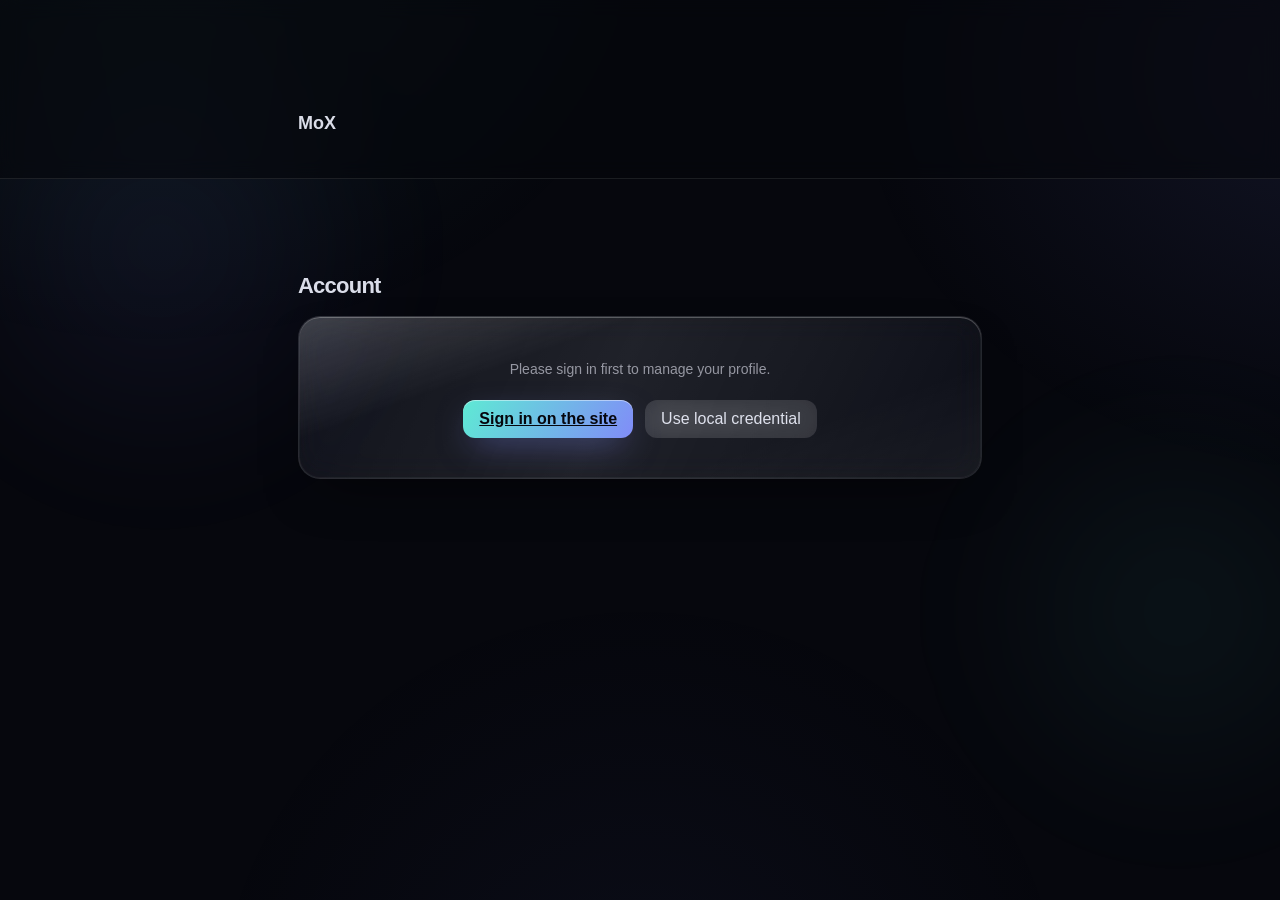
<file: me.en.html>
<!DOCTYPE html>
<html lang="en">
<head>
<meta charset="utf-8" />
<meta name="viewport" content="width=device-width,initial-scale=1" />
<title>Account · MoX</title>
<meta name="description" content="MoX account center: change avatar, edit display name & bio, manage linked accounts." />
<link rel="icon" href="favicon.svg" />
<link rel="stylesheet" href="index.en.css" />
<style>
  .me-wrap{max-width:720px;margin:96px auto 64px;padding:0 18px}
  .me-head{display:flex;align-items:center;justify-content:space-between;margin-bottom:18px}
  .me-head h1{font-size:22px;margin:0}
  #authSlot a{color:var(--dim);font-size:14px;text-decoration:none;border:1px solid var(--stroke);padding:7px 14px;border-radius:11px;transition:.2s}
  #authSlot a:hover{color:var(--text);border-color:var(--stroke-hi)}
  .me-card{padding:28px}
  .me-card h2{font-size:15px;margin:0 0 14px;color:var(--dim);letter-spacing:.04em;text-transform:uppercase}
  .me-card + .me-card{margin-top:18px}
  .av-row{display:flex;gap:18px;align-items:center}
  .av-box{position:relative;width:96px;height:96px;border-radius:22px;overflow:hidden;flex:none;background:rgba(255,255,255,.05);border:1px solid var(--stroke)}
  .av-box img{width:100%;height:100%;object-fit:cover;display:block}
  .av-meta{flex:1;min-width:0}
  .av-meta #avatarStatus{font-size:13px;margin:6px 0 12px;line-height:1.5}
  .st.ok{color:var(--dim)} .st.pending{color:#ffd479} .st.cooldown{color:#ff9aa9}
  .av-actions{display:flex;gap:10px;flex-wrap:wrap}
  .av-actions input[type=file]{display:none}
  .btn{display:inline-block;padding:10px 16px;border-radius:12px;border:none;background:rgba(255,255,255,.1);color:var(--text);font-weight:600;cursor:pointer;font:inherit;transition:.2s}
  .btn:hover{background:rgba(255,255,255,.16)}
  .btn.primary{background:linear-gradient(120deg,#5eead4,#818cf8);color:#06070d}
  .btn[disabled]{opacity:.45;pointer-events:none}
  .field{margin-bottom:16px}
  .field label{display:block;font-size:13px;color:var(--dim);margin-bottom:6px}
  .field input,.field textarea{width:100%;padding:11px 13px;border-radius:11px;border:1px solid var(--stroke-hi);background:rgba(255,255,255,.05);color:var(--text);font:inherit;box-sizing:border-box;resize:vertical}
  .field .hint{font-size:12px;color:var(--faint);margin-top:5px}
  .meta-line{font-size:13px;color:var(--dim);margin:4px 0}
  .meta-line b{color:var(--text);font-weight:600}
  .bind-row{display:flex;align-items:center;gap:12px;padding:10px 0;border-top:1px solid var(--stroke)}
  .bind-row .bi{width:64px;color:var(--dim);font-size:13px;flex:none}
  .bind-row .bn{font-weight:600}
  .bind-row .tag{font-size:11px;color:#7CFFB2;border:1px solid rgba(124,255,178,.4);padding:2px 7px;border-radius:8px;margin-left:6px}
  .bind-row .bs{margin-left:auto}
  .bind-row .bs a,.bind-row .bs button{font-size:13px;padding:6px 12px;border-radius:9px;text-decoration:none;border:1px solid var(--stroke);color:var(--dim);background:none;cursor:pointer;transition:.2s}
  .bind-row .bs a:hover,.bind-row .bs button:hover{color:var(--text);border-color:var(--stroke-hi)}
  .sec-row{display:flex;gap:12px;align-items:center}
  .sec-row .desc{color:var(--dim);font-size:13px;flex:1}
  #loginPrompt{padding:40px 28px;text-align:center}
  #loginPrompt p{color:var(--dim);margin:0 0 18px}
  #loginPrompt .row{display:flex;gap:12px;justify-content:center;flex-wrap:wrap}
</style>
</head>
<body>
<header class="topbar" style="position:sticky;top:0;z-index:50;backdrop-filter:blur(10px);background:rgba(6,7,13,.6);border-bottom:1px solid var(--stroke)">
  <div class="me-head" style="margin:0;max-width:720px;margin:0 auto;padding:14px 18px">
    <a href="index.en.html" style="font-weight:800;font-size:18px;color:var(--text);text-decoration:none">MoX</a>
    <span id="authSlot"></span>
  </div>
</header>

<main class="me-wrap">
  <div class="me-head"><h1>Account</h1></div>

  <section class="card glass" id="loginPrompt" style="display:none">
    <p>Please sign in first to manage your profile.</p>
    <div class="row">
      <a class="btn primary" href="index.en.html?redirect=me.en.html">Sign in on the site</a>
      <button class="btn" id="localCredBtn">Use local credential</button>
    </div>
  </section>

  <div id="mePanel" style="display:none">
    <section class="card glass me-card">
      <h2>Avatar</h2>
      <div class="av-row">
        <div class="av-box"><img id="meAvatar" alt="avatar" /></div>
        <div class="av-meta">
          <div id="avatarStatus" class="st ok">Change your avatar anytime (30-day cooldown · applies next day)</div>
          <div class="av-actions">
            <label class="btn" for="avaFile">Choose image</label>
            <input type="file" id="avaFile" accept="image/png,image/jpeg,image/webp,image/gif" />
            <button class="btn primary" id="avaApply" style="display:none">Apply new avatar</button>
          </div>
        </div>
      </div>
    </section>

    <section class="card glass me-card">
      <h2>Profile</h2>
      <div class="field">
        <label for="fName">Display name</label>
        <input id="fName" type="text" maxlength="40" placeholder="Your name (≤40 chars)" />
      </div>
      <div class="field">
        <label for="fBio">Bio</label>
        <textarea id="fBio" rows="3" maxlength="500" placeholder="A line about you (≤500 chars)"></textarea>
        <div class="hint">Login <b id="meLogin"></b> · email <b id="meEmail"></b> (not editable)</div>
      </div>
      <button class="btn primary" id="saveBasic">Save changes</button>
    </section>

    <section class="card glass me-card">
      <h2>Linked accounts</h2>
      <div id="bindList"></div>
    </section>

    <section class="card glass me-card">
      <h2>Security</h2>
      <div class="sec-row">
        <div class="desc">After signing out, your local credential is kept so the next visit signs you in directly — no GitHub / Gitee needed.</div>
        <button class="btn" id="logoutBtn">Sign out</button>
      </div>
    </section>
  </div>
</main>

<div id="toast" class="toast"></div>
<script src="me.en.js"></script>
</body>
</html>
</file>
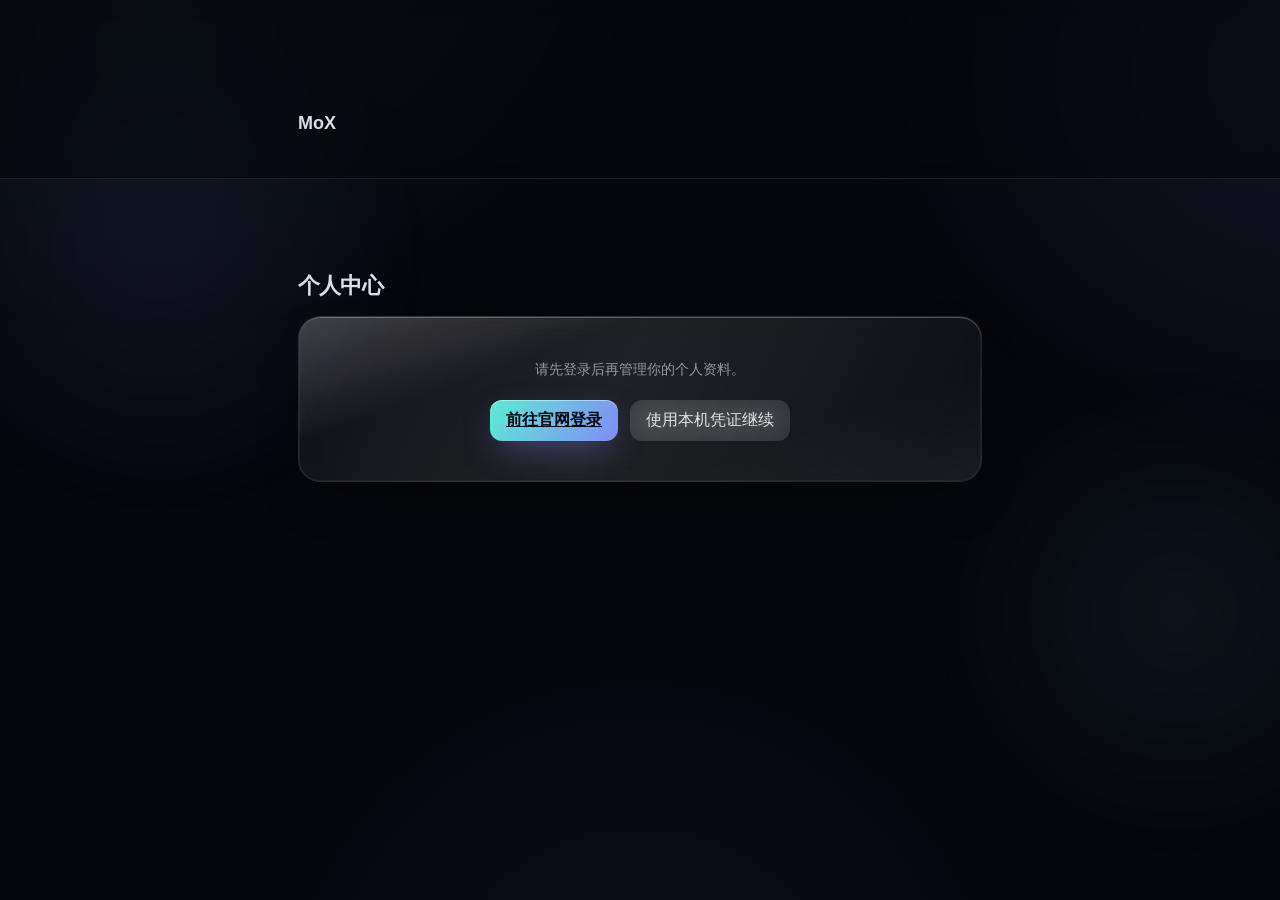
<file: me.html>
<!DOCTYPE html>
<html lang="zh-CN">
<head>
<meta charset="utf-8" />
<meta name="viewport" content="width=device-width,initial-scale=1" />
<title>个人中心 · MoX</title>
<meta name="description" content="MoX 个人中心：更换头像、编辑昵称与简介、管理账号绑定。" />
<link rel="icon" href="favicon.svg" />
<link rel="stylesheet" href="index.css" />
<style>
  .me-wrap{max-width:720px;margin:96px auto 64px;padding:0 18px}
  .me-head{display:flex;align-items:center;justify-content:space-between;margin-bottom:18px}
  .me-head h1{font-size:22px;margin:0}
  #authSlot a{color:var(--dim);font-size:14px;text-decoration:none;border:1px solid var(--stroke);padding:7px 14px;border-radius:11px;transition:.2s}
  #authSlot a:hover{color:var(--text);border-color:var(--stroke-hi)}
  .me-card{padding:28px}
  .me-card h2{font-size:15px;margin:0 0 14px;color:var(--dim);letter-spacing:.04em;text-transform:uppercase}
  .me-card + .me-card{margin-top:18px}
  /* 头像 */
  .av-row{display:flex;gap:18px;align-items:center}
  .av-box{position:relative;width:96px;height:96px;border-radius:22px;overflow:hidden;flex:none;background:rgba(255,255,255,.05);border:1px solid var(--stroke)}
  .av-box img{width:100%;height:100%;object-fit:cover;display:block}
  .av-meta{flex:1;min-width:0}
  .av-meta #avatarStatus{font-size:13px;margin:6px 0 12px;line-height:1.5}
  .st.ok{color:var(--dim)} .st.pending{color:#ffd479} .st.cooldown{color:#ff9aa9}
  .av-actions{display:flex;gap:10px;flex-wrap:wrap}
  .av-actions input[type=file]{display:none}
  .btn{display:inline-block;padding:10px 16px;border-radius:12px;border:none;background:rgba(255,255,255,.1);color:var(--text);font-weight:600;cursor:pointer;font:inherit;transition:.2s}
  .btn:hover{background:rgba(255,255,255,.16)}
  .btn.primary{background:linear-gradient(120deg,#5eead4,#818cf8);color:#06070d}
  .btn[disabled]{opacity:.45;pointer-events:none}
  /* 基本信息 */
  .field{margin-bottom:16px}
  .field label{display:block;font-size:13px;color:var(--dim);margin-bottom:6px}
  .field input,.field textarea{width:100%;padding:11px 13px;border-radius:11px;border:1px solid var(--stroke-hi);background:rgba(255,255,255,.05);color:var(--text);font:inherit;box-sizing:border-box;resize:vertical}
  .field .hint{font-size:12px;color:var(--faint);margin-top:5px}
  .meta-line{font-size:13px;color:var(--dim);margin:4px 0}
  .meta-line b{color:var(--text);font-weight:600}
  /* 绑定 */
  .bind-row{display:flex;align-items:center;gap:12px;padding:10px 0;border-top:1px solid var(--stroke)}
  .bind-row .bi{width:64px;color:var(--dim);font-size:13px;flex:none}
  .bind-row .bn{font-weight:600}
  .bind-row .tag{font-size:11px;color:#7CFFB2;border:1px solid rgba(124,255,178,.4);padding:2px 7px;border-radius:8px;margin-left:6px}
  .bind-row .bs{margin-left:auto}
  .bind-row .bs a,.bind-row .bs button{font-size:13px;padding:6px 12px;border-radius:9px;text-decoration:none;border:1px solid var(--stroke);color:var(--dim);background:none;cursor:pointer;transition:.2s}
  .bind-row .bs a:hover,.bind-row .bs button:hover{color:var(--text);border-color:var(--stroke-hi)}
  /* 安全 */
  .sec-row{display:flex;gap:12px;align-items:center}
  .sec-row .desc{color:var(--dim);font-size:13px;flex:1}
  /* 未登录提示 */
  #loginPrompt{padding:40px 28px;text-align:center}
  #loginPrompt p{color:var(--dim);margin:0 0 18px}
  #loginPrompt .row{display:flex;gap:12px;justify-content:center;flex-wrap:wrap}
</style>
</head>
<body>
<header class="topbar" style="position:sticky;top:0;z-index:50;backdrop-filter:blur(10px);background:rgba(6,7,13,.6);border-bottom:1px solid var(--stroke)">
  <div class="me-head" style="margin:0;max-width:720px;margin:0 auto;padding:14px 18px">
    <a href="index.html" style="font-weight:800;font-size:18px;color:var(--text);text-decoration:none">MoX</a>
    <span id="authSlot"></span>
  </div>
</header>

<main class="me-wrap">
  <div class="me-head"><h1>个人中心</h1></div>

  <!-- 未登录提示 -->
  <section class="card glass" id="loginPrompt" style="display:none">
    <p>请先登录后再管理你的个人资料。</p>
    <div class="row">
      <a class="btn primary" href="index.html?redirect=me.html">前往官网登录</a>
      <button class="btn" id="localCredBtn">使用本机凭证继续</button>
    </div>
  </section>

  <!-- 个人中心面板 -->
  <div id="mePanel" style="display:none">
    <section class="card glass me-card">
      <h2>头像</h2>
      <div class="av-row">
        <div class="av-box"><img id="meAvatar" alt="头像" /></div>
        <div class="av-meta">
          <div id="avatarStatus" class="st ok">可随时更换头像（30 天冷却 · 隔天生效）</div>
          <div class="av-actions">
            <label class="btn" for="avaFile">选择图片</label>
            <input type="file" id="avaFile" accept="image/png,image/jpeg,image/webp,image/gif" />
            <button class="btn primary" id="avaApply" style="display:none">应用新头像</button>
          </div>
        </div>
      </div>
    </section>

    <section class="card glass me-card">
      <h2>基本信息</h2>
      <div class="field">
        <label for="fName">昵称</label>
        <input id="fName" type="text" maxlength="40" placeholder="你的昵称（≤40 字）" />
      </div>
      <div class="field">
        <label for="fBio">个人简介</label>
        <textarea id="fBio" rows="3" maxlength="500" placeholder="一句话介绍你自己（≤500 字）"></textarea>
        <div class="hint">登录名 <b id="meLogin"></b> · 邮箱 <b id="meEmail"></b>（均不可修改）</div>
      </div>
      <button class="btn primary" id="saveBasic">保存修改</button>
    </section>

    <section class="card glass me-card">
      <h2>账号绑定</h2>
      <div id="bindList"></div>
    </section>

    <section class="card glass me-card">
      <h2>账户安全</h2>
      <div class="sec-row">
        <div class="desc">退出后本机凭证会保留，下次打开官网可直接登录，无需再走 GitHub / Gitee。</div>
        <button class="btn" id="logoutBtn">退出登录</button>
      </div>
    </section>
  </div>
</main>

<div id="toast" class="toast"></div>
<script src="me.js"></script>
</body>
</html>
</file>
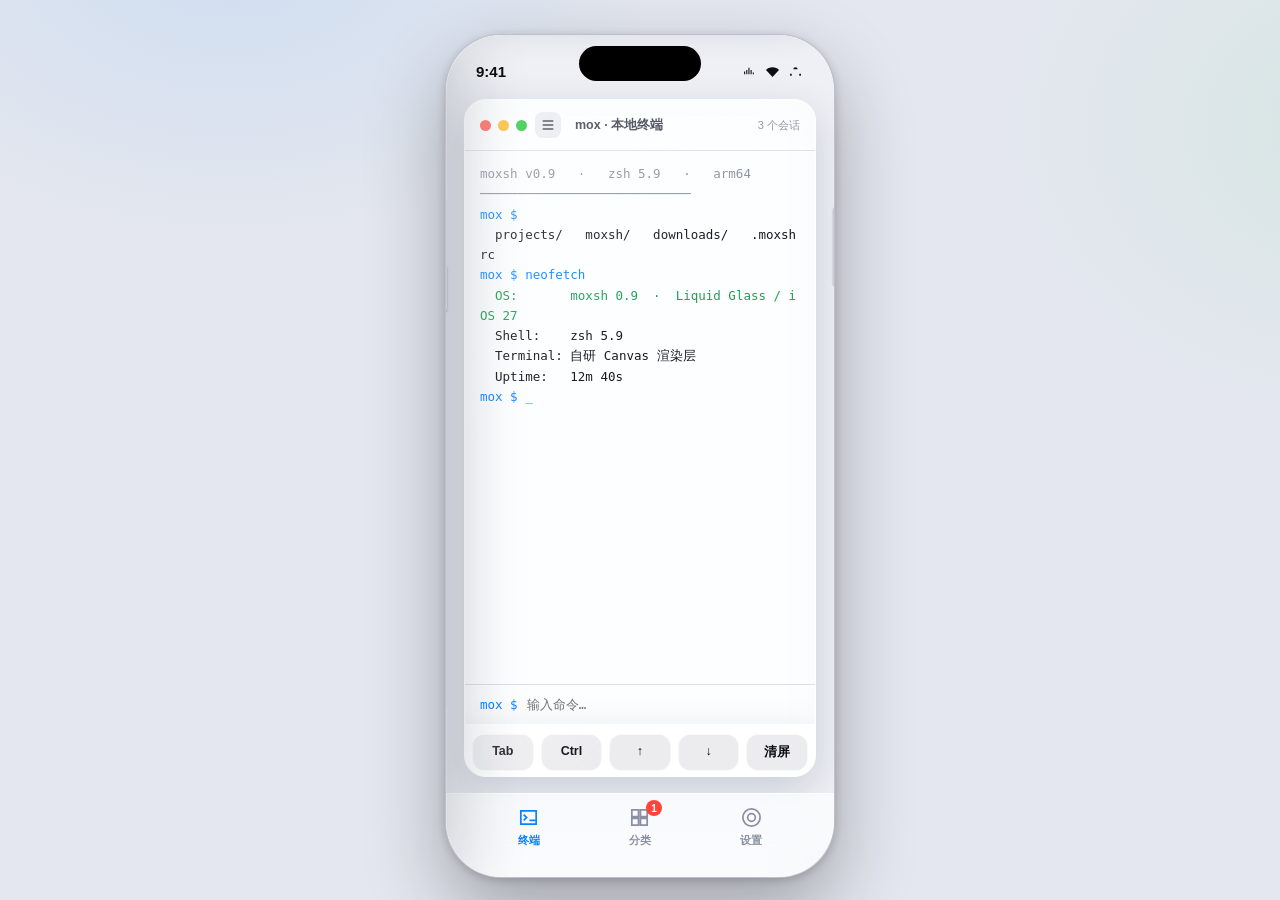
<file: prototype.html>
<!DOCTYPE html>
<html lang="zh-CN" data-theme="light">
<head>
<meta charset="UTF-8"/>
<meta name="viewport" content="width=device-width, initial-scale=1"/>
<meta http-equiv="Content-Security-Policy" content="default-src 'self'; script-src 'self' 'unsafe-inline'; style-src 'self' 'unsafe-inline'; img-src 'self' data:; connect-src 'self'; object-src 'none'; base-uri 'none'; form-action 'self'; upgrade-insecure-requests">
<meta name="referrer" content="strict-origin-when-cross-origin">
<title>moxsh · 全玻璃图形化预览（针对小白 · 图形化容器管理）</title>
<style>
  /* ===== 主题变量（整个 App 都是液态玻璃） ===== */
  :root{
    --bg:#eef0f5; --bg2:#e4e7ef;
    --fg:#0b0d12; --fg2:#3a3f4a; --muted:#8a90a0;
    --accent:#0a84ff; --accent2:#30d158; --warn:#ff453a;
    --mono:"SF Mono","SFMono-Regular","JetBrains Mono","Menlo","DejaVu Sans Mono",monospace;
    --sans:"SF Pro SC","SF Pro Text","PingFang SC","HanHei SC","Helvetica Neue",Helvetica,Arial,sans-serif;
    /* 玻璃系统：浅色 */
    --gr:255,255,255; --ga:.62; --gb:rgba(255,255,255,.7);
    --gsh:0 14px 40px rgba(20,30,60,.16);
    --gspec:inset 0 1px 1px rgba(255,255,255,.9), inset 0 -1px 1px rgba(255,255,255,.25), inset 1px 0 1px rgba(255,255,255,.4), inset -1px 0 1px rgba(255,255,255,.2);
    --sheen:.5;
    --tile:rgba(120,120,140,.14); --tile-on:rgba(10,132,255,.18);
    --term-fg:#14181f; --term-cmd:#0a84ff; --term-dim:#8a90a0; --term-ok:#1f9d55;
  }
  html[data-theme="dark"]{
    --bg:#15171c; --bg2:#0e0f13;
    --fg:#f2f3f7; --fg2:#d6d9e2; --muted:#9a9fae;
    --accent:#4aa3ff; --accent2:#41d97a; --warn:#ff6a5e;
    --gr:40,42,50; --ga:.60; --gb:rgba(255,255,255,.16);
    --gsh:0 16px 46px rgba(0,0,0,.55);
    --gspec:inset 0 1px 1px rgba(255,255,255,.22), inset 0 -1px 1px rgba(255,255,255,.06);
    --sheen:.32;
    --tile:rgba(140,140,160,.18); --tile-on:rgba(74,163,255,.34);
    --term-fg:#eef1f7; --term-cmd:#4aa3ff; --term-dim:#9a9fae; --term-ok:#41d97a;
  }

  *{box-sizing:border-box; -webkit-font-smoothing:antialiased; -moz-osx-font-smoothing:grayscale; text-rendering:optimizeLegibility;}
  html,body{height:100%;margin:0;}
  body{
    font-family:var(--sans); background:
      radial-gradient(50rem 36rem at 18% -8%, rgba(10,132,255,.10), transparent 55%),
      radial-gradient(44rem 34rem at 108% 14%, rgba(48,209,88,.08), transparent 55%),
      var(--bg2);
    color:var(--fg);
    display:flex; align-items:center; justify-content:center; gap:38px; flex-wrap:wrap;
    padding:34px; user-select:none;
  }

  /* ===== 玻璃系统（核心：整个 App 都是液态玻璃） ===== */
  .glass{
    position:relative; overflow:hidden;
    background:rgba(var(--gr), var(--ga));
    backdrop-filter:blur(26px) saturate(190%) brightness(1.05);
    -webkit-backdrop-filter:blur(26px) saturate(190%) brightness(1.05);
    border:1px solid var(--gb);
    box-shadow:var(--gsh), var(--gspec);
  }
  .glass::after{ /* 135° 斜向镜面光泽 */
    content:""; position:absolute; inset:0; border-radius:inherit; pointer-events:none;
    background:linear-gradient(135deg, rgba(255,255,255,.5), rgba(255,255,255,0) 42%);
    mix-blend-mode:screen; opacity:var(--sheen);
  }

  /* ===== 手机外壳 ===== */
  .phone{position:relative; width:390px; height:844px; border-radius:56px; background:var(--bg);
    overflow:hidden; box-shadow:0 1px 0 rgba(255,255,255,.6) inset, 0 34px 80px rgba(0,0,0,.3), 0 2px 10px rgba(0,0,0,.18);
    border:.5px solid rgba(120,120,140,.4);}
  .screen{position:relative; width:100%; height:100%; border-radius:56px; overflow:hidden; background:var(--bg);}
  .island{position:absolute; top:11px; left:50%; transform:translateX(-50%); width:122px; height:35px; background:#000; border-radius:20px; z-index:120;}
  .statusbar{position:absolute; top:0; left:0; right:0; height:54px; z-index:110; display:flex; align-items:center; justify-content:space-between; padding:18px 30px 0; font-size:15px; font-weight:600; color:var(--fg); pointer-events:none;}
  .statusbar .r{display:flex; gap:6px; align-items:center; font-size:13px;}
  .statusbar svg{width:17px; height:13px; fill:var(--fg);}

  /* 侧边实体键（模拟音量+ → 开控制中心） */
  .key{position:absolute; z-index:130; right:-4px; width:5px; border-radius:3px; background:#c8ccd6; box-shadow:0 1px 2px rgba(0,0,0,.3); cursor:pointer;}
  .key.vol{top:172px; height:78px;}
  .key.pw{top:230px; height:46px; left:-4px; right:auto;}

  /* ===== 视图 ===== */
  .view{position:absolute; inset:0; display:none; flex-direction:column; padding:60px 14px 100px; z-index:20;}
  .view.on{display:flex;}
  /* 分类 / 设置页整体滚动，修复「更多分类」与卡片重叠 */
  #v-categories,#v-settings{overflow-y:auto;}
  #v-categories::-webkit-scrollbar,#v-settings::-webkit-scrollbar{width:0;}
  #v-categories .search,#v-categories .beginner,#v-categories .more,#v-categories .v-head{flex:0 0 auto;}
  .v-head{padding:2px 18px 12px; display:flex; align-items:baseline; justify-content:space-between;}
  .v-head h1{font-size:30px; font-weight:700; margin:0; letter-spacing:-.4px;}
  .v-head .sub{font-size:12.5px; color:var(--muted);}
  .sub.back{color:var(--accent); cursor:pointer; font-weight:600;}

  /* ===== 终端（全玻璃 · 单会话） ===== */
  .term{margin:4px 4px 0; flex:1; border-radius:22px; display:flex; flex-direction:column; overflow:hidden; touch-action:none;}
  .term-bar{display:flex; align-items:center; gap:8px; padding:12px 15px; border-bottom:1px solid rgba(120,120,140,.22);}
  .tl{display:flex; gap:7px;} .tl i{width:11px; height:11px; border-radius:50%;}
  .tl .r{background:#ff5f57;} .tl .y{background:#febc2e;} .tl .g{background:#28c840;}
  .term-title{margin-left:6px; font-size:12.5px; color:var(--fg2); font-weight:600;}
  .term-body{flex:1; overflow-y:auto; padding:13px 15px; font-family:var(--mono); font-size:12.5px; line-height:1.62; color:var(--term-fg);}
  .term-body::-webkit-scrollbar{width:0;}
  .ln{white-space:pre-wrap; word-break:break-all;}
  .ln.cmd{color:var(--term-cmd);} .ln.dim{color:var(--term-dim);} .ln.ok{color:var(--term-ok);}
  .term-in{display:flex; align-items:center; gap:7px; padding:11px 15px; border-top:1px solid rgba(120,120,140,.22); font-family:var(--mono); font-size:12.5px;}
  .term-in .ps{color:var(--accent); white-space:nowrap;}
  .term-in input{flex:1; border:none; outline:none; background:transparent; color:var(--term-fg); font-family:var(--mono); font-size:12.5px;}
  /* 额外功能键（图形化） */
  .extra{display:flex; gap:7px; padding:9px 6px 4px; flex-wrap:wrap;}
  .keycap{flex:1; min-width:46px; text-align:center; padding:9px 0; border-radius:12px; font-size:12.5px; font-weight:600; color:var(--fg); background:var(--tile); border:1px solid var(--gb); cursor:pointer;}
  .keycap:active{transform:scale(.94);}

  /* ===== 分类（玻璃卡片） ===== */
  .search{margin:2px 6px 10px; display:flex; align-items:center; gap:8px; border-radius:14px; padding:10px 14px; color:var(--muted);}
  .search svg{width:15px; height:15px; fill:var(--muted); flex:0 0 auto;}
  .search input{flex:1; border:none; background:transparent; outline:none; font-size:15px; color:var(--fg); font-family:inherit;}
  .cat-grid{flex:0 0 auto; display:grid; grid-template-columns:1fr 1fr; gap:11px; padding:0 6px 8px;}
  .cat{display:flex; align-items:center; gap:11px; border-radius:17px; padding:14px; cursor:pointer; transition:transform .12s, border-color .12s;}
  .cat:active{transform:scale(.97);}
  .cat .ic{width:42px; height:42px; flex:0 0 auto; border-radius:12px; display:grid; place-items:center; background:var(--tile); color:var(--accent);}
  .cat .ic svg{width:22px; height:22px; fill:none; stroke:currentColor; stroke-width:1.7;}
  .cat .tx b{display:block; font-size:15px; font-weight:600;}
  .cat .tx span{font-size:11.5px; color:var(--muted);}
  .cat.feat{border-color:var(--accent);} .cat.feat .ic{background:var(--accent); color:#fff;}

  /* ===== 会话抽屉（Termux 式 · 完整版：环境色点 / 长按改名 / 退出码红删除线） ===== */
  #sessBtn{display:grid; place-items:center; width:26px; height:26px; flex:0 0 auto; border-radius:8px; background:var(--tile); color:var(--fg2); cursor:pointer;}
  #sessBtn svg{width:16px; height:16px; fill:none; stroke:currentColor; stroke-width:2;}
  #sessBtn:active{transform:scale(.92);}
  #sessCount{font-size:11px; color:var(--muted); margin-left:auto;}
  .scrim{position:absolute; inset:0; z-index:96; background:rgba(10,12,20,.34); opacity:0; pointer-events:none; transition:opacity .26s;}
  .scrim.on{opacity:1; pointer-events:auto;}
  .drawer{position:absolute; top:0; left:0; bottom:0; width:290px; z-index:97; transform:translateX(-102%); transition:transform .32s cubic-bezier(.34,1.16,.5,1); display:flex; flex-direction:column; padding:58px 14px 22px; gap:12px; background:rgba(var(--gr), var(--ga)); backdrop-filter:blur(28px) saturate(190%); -webkit-backdrop-filter:blur(28px) saturate(190%); border-right:1px solid var(--gb); box-shadow:24px 0 60px rgba(10,20,40,.18);}
  .drawer.on{transform:translateX(0);}
  .dw-head{display:flex; align-items:baseline; gap:8px; padding:0 6px 4px;}
  .dw-head b{font-size:20px; font-weight:800; letter-spacing:-.3px;}
  .dw-head span{margin-left:auto; font-size:11.5px; color:var(--muted);}
  .sess-list{flex:1; overflow-y:auto; display:flex; flex-direction:column; gap:9px;}
  .sess-list::-webkit-scrollbar{width:0;}
  .sess-item{display:flex; align-items:center; gap:11px; padding:12px 13px; border-radius:15px; background:rgba(var(--gr),.55); border:1px solid var(--gb); cursor:pointer; transition:transform .12s, border-color .12s;}
  .sess-item:active{transform:scale(.98);}
  .sess-item.on{border-color:var(--accent); background:var(--tile-on);}
  .sess-dot{width:10px; height:10px; border-radius:50%; flex:0 0 auto;}
  .sess-meta{flex:1; min-width:0;}
  .sess-meta b{display:block; font-size:14px; font-weight:700; white-space:nowrap; overflow:hidden; text-overflow:ellipsis;}
  .sess-meta span{display:block; font-size:11px; color:var(--muted); font-family:var(--mono); white-space:nowrap; overflow:hidden; text-overflow:ellipsis;}
  .sess-tag{font-size:10px; padding:3px 8px; border-radius:999px; background:var(--tile); color:var(--muted); flex:0 0 auto;}
  .sess-item.dead .sess-meta b{text-decoration:line-through; color:var(--warn);}
  .sess-kill{font-size:11px; color:var(--warn); padding:4px 9px; border-radius:8px; background:rgba(255,69,58,.12); cursor:pointer; flex:0 0 auto;}
  .sess-new{margin:2px 0 0; padding:13px; border-radius:14px; text-align:center; font-weight:700; font-size:14px; color:#fff; background:var(--accent); cursor:pointer; border:1px solid transparent;}
  .sess-new:active{transform:scale(.98);}

  /* ===== 小白专区 / 图形化容器管理（D13 四件套） ===== */
  .field{width:100%; box-sizing:border-box; padding:11px 13px; border-radius:12px; border:1px solid var(--gb); background:rgba(255,255,255,.08); color:var(--fg); font-size:14px; outline:none; font-family:inherit;}
  .beginner{margin:2px 6px 12px; border-radius:18px; padding:13px 13px 14px; background:linear-gradient(160deg, rgba(10,132,255,.12), rgba(48,209,88,.08)); border:1px solid var(--gb);}
  .beginner .bh{display:flex; align-items:center; gap:7px; margin:2px 4px 11px;}
  .beginner .bh b{font-size:14.5px; font-weight:700;}
  .beginner .bh .pill{margin-left:auto; font-size:10.5px; color:#fff; background:var(--accent); padding:3px 9px; border-radius:999px;}
  .beginner .hint{font-size:11.5px; color:var(--muted); margin:0 4px 11px; line-height:1.5;}
  .bgrid{display:grid; grid-template-columns:1fr 1fr; gap:10px;}
  .bcard{border-radius:16px; padding:13px; cursor:pointer; transition:transform .12s; display:flex; flex-direction:column; gap:7px; background:rgba(var(--gr), .9); border:1px solid var(--gb); box-shadow:var(--gsh);}
  .bcard:active{transform:scale(.97);}
  .bcard .bic{width:38px; height:38px; border-radius:11px; display:grid; place-items:center; background:var(--accent); color:#fff;}
  .bcard .bic svg{width:20px; height:20px; fill:none; stroke:currentColor; stroke-width:1.7;}
  .bcard b{font-size:14.5px; font-weight:700;}
  .bcard span{font-size:11.5px; color:var(--muted); line-height:1.45;}

  .more{font-size:12.5px; color:var(--muted); padding:4px 8px 8px; font-weight:600;}

  /* ===== 发行版管理器 ===== */
  .dlist{margin:0 6px; display:flex; flex-direction:column; gap:11px; overflow-y:auto; flex:1; padding-bottom:8px;}
  .dcard{border-radius:18px; padding:14px;}
  .drow{display:flex; align-items:center; gap:12px;}
  .dcolor{width:42px; height:42px; border-radius:12px; flex:0 0 auto; display:grid; place-items:center; color:#fff; font-weight:800; font-size:20px;}
  .dinfo{flex:1; min-width:0;}
  .dinfo b{display:block; font-size:15.5px; font-weight:700;}
  .dinfo span{font-size:12px; color:var(--muted);}
  .dbadge{font-size:11px; padding:4px 9px; border-radius:999px; background:var(--tile); color:var(--muted);}
  .dbadge.on{background:rgba(48,209,88,.18); color:var(--accent2);}
  .dbar{height:6px; border-radius:4px; background:var(--tile); margin:12px 0 10px; overflow:hidden;}
  .dbar > i{display:block; height:100%; width:0; background:linear-gradient(90deg,var(--accent),var(--accent2)); border-radius:4px; transition:width .25s;}
  .dact{display:flex; gap:8px; flex-wrap:wrap;}
  .btn{flex:1; min-width:84px; text-align:center; padding:10px 0; border-radius:12px; font-size:13.5px; font-weight:600; background:var(--tile); color:var(--fg); border:1px solid var(--gb); cursor:pointer;}
  .btn:active{transform:scale(.97);}
  .btn.fill{background:var(--accent); color:#fff; border-color:transparent;}
  .btn.danger{background:rgba(255,69,58,.14); color:var(--warn); border-color:transparent;}
  /* 自定义 rootfs 卡 */
  .custom-card{margin:0 6px 12px; border-radius:18px; padding:14px; display:flex; flex-direction:column; gap:9px;}
  .custom-card b{font-size:14.5px;}
  .custom-card span{font-size:11.5px; color:var(--muted); line-height:1.5;}

  /* ===== 图形包管理器 ===== */
  .seg2{display:flex; gap:8px; margin:0 6px 8px;}
  .seg2 > div{flex:1; text-align:center; padding:9px 0; border-radius:12px; font-size:13px; font-weight:600; background:var(--tile); color:var(--fg2); border:1px solid var(--gb); cursor:pointer;}
  .seg2 > div.on{background:var(--accent); color:#fff; border-color:transparent;}
  .chips{display:flex; gap:7px; margin:0 6px 10px; overflow-x:auto;}
  .chips::-webkit-scrollbar{height:0;}
  .chip{flex:0 0 auto; padding:7px 13px; border-radius:999px; font-size:12.5px; font-weight:600; background:var(--tile); color:var(--fg2); border:1px solid var(--gb); cursor:pointer;}
  .chip.on{background:var(--accent); color:#fff; border-color:transparent;}
  .plist{margin:0 6px; flex:1; overflow-y:auto; display:flex; flex-direction:column; gap:10px; padding-bottom:8px;}
  .prow{border-radius:16px; padding:12px 13px; display:flex; align-items:center; gap:10px;}
  .pinfo{flex:1; min-width:0;}
  .pinfo b{font-size:14.5px; font-weight:700;}
  .pinfo b em{font-style:normal; color:var(--muted); font-weight:500; font-size:12.5px; margin-left:4px;}
  .pinfo span{display:block; font-size:11.5px; color:var(--muted); margin-top:2px;}
  .pqueue{margin:0 6px; border-radius:16px; padding:12px 13px; display:none; flex-direction:column; gap:7px;}
  .pqueue b{font-size:12.5px; color:var(--muted);}
  .pq{display:flex; justify-content:space-between; font-size:12.5px; padding:6px 0; border-top:1px solid var(--gb);}
  .pq .x{color:var(--warn); cursor:pointer;}

  /* ===== 资源监控 ===== */
  .gauges{margin:0 6px; display:grid; grid-template-columns:1fr 1fr 1fr; gap:10px;}
  .gcard{border-radius:16px; padding:13px 12px; display:flex; flex-direction:column; gap:6px;}
  .gcard .gt{display:flex; align-items:baseline; justify-content:space-between;}
  .gcard .gt b{font-size:13px; font-weight:700;}
  .gcard .gt span{font-size:17px; font-weight:800; color:var(--accent);}
  .gcard .gsub{font-size:10px; color:var(--muted); line-height:1.4;}
  .spark{display:flex; align-items:flex-end; gap:2px; height:30px; margin-top:2px;}
  .spark > i{flex:1; background:linear-gradient(180deg,var(--accent),rgba(10,132,255,.35)); border-radius:2px 2px 0 0; min-height:3px;}
  .plist2{margin:12px 6px 0; flex:1; overflow-y:auto;}
  .plist2 .ttl{font-size:14px; font-weight:700; margin-bottom:6px;}
  .plist2 .note{font-size:10.5px; color:var(--muted); margin-bottom:8px; line-height:1.5;}
  .pitem{display:flex; align-items:center; gap:9px; padding:11px 12px; border-radius:13px; background:var(--tile); margin-bottom:7px;}
  .pitem .pn{font-size:13.5px; font-weight:700; min-width:64px;}
  .pitem .pm{font-size:11px; color:var(--muted); font-family:var(--mono);}
  .pitem .k{margin-left:auto; font-size:11.5px; color:var(--warn); padding:5px 10px; border-radius:9px; background:rgba(255,69,58,.12); cursor:pointer;}

  /* ===== 新手引导 wizard ===== */
  .wizard{position:absolute; inset:0; z-index:150; background:rgba(10,12,20,.55); backdrop-filter:blur(6px); -webkit-backdrop-filter:blur(6px); display:none; flex-direction:column; padding:54px 18px 110px; gap:14px;}
  .wizard.on{display:flex;}
  .wdots{display:flex; gap:7px; justify-content:center;}
  .wdots i{width:8px; height:8px; border-radius:50%; background:var(--tile);}
  .wdots i.on{background:var(--accent); width:22px; border-radius:5px;}
  .wstep{flex:1; border-radius:22px; padding:22px 18px; display:flex; flex-direction:column; gap:12px; overflow-y:auto;}
  .wstep h2{margin:0; font-size:23px; font-weight:800; letter-spacing:-.3px;}
  .wstep p{margin:0; font-size:14px; line-height:1.6; color:var(--fg2);}
  .opt{display:flex; align-items:center; justify-content:space-between; padding:14px 15px; border-radius:14px; background:var(--tile); border:1.5px solid transparent; cursor:pointer;}
  .opt.on{border-color:var(--accent); background:var(--tile-on);}
  .opt b{font-size:15px; font-weight:700;}
  .opt span{font-size:11.5px; color:var(--accent);}
  .wbtns{display:flex; gap:10px;}
  .wbtns .btn{flex:1;}

  /* ===== 设置 ===== */
  .group{margin:0 6px 12px; border-radius:18px; padding:6px 14px;}
  .row{display:flex; align-items:center; gap:12px; padding:13px 0; border-bottom:1px solid var(--gb);}
  .row:last-child{border-bottom:none;}
  .row .ic{width:34px; height:34px; border-radius:10px; display:grid; place-items:center; background:var(--tile); color:var(--accent); flex:0 0 auto;}
  .row .ic svg{width:18px; height:18px; fill:none; stroke:currentColor; stroke-width:1.7;}
  .row .lab{flex:1; font-size:14.5px; font-weight:600;}
  .row .val{font-size:12.5px; color:var(--muted);}
  .row .chev{color:var(--muted); font-size:18px;}
  .sw{width:46px; height:28px; border-radius:999px; background:var(--tile); position:relative; cursor:pointer; transition:background .2s; flex:0 0 auto;}
  .sw::after{content:""; position:absolute; top:3px; left:3px; width:22px; height:22px; border-radius:50%; background:#fff; box-shadow:0 1px 3px rgba(0,0,0,.3); transition:left .2s;}
  .sw.on{background:var(--accent2);}
  .sw.on::after{left:21px;}

  /* ===== 控制中心 ===== */
  .cc{position:absolute; inset:0; z-index:95; transform:translateY(-100%); transition:transform .42s cubic-bezier(.34,1.25,.5,1); display:flex; flex-direction:column; padding:58px 16px 26px; gap:12px;}
  .cc.on{transform:translateY(0);}
  .cc-grab{display:flex; align-items:center; justify-content:center; padding:4px 0 6px;}
  .cc-grab i{width:38px; height:5px; border-radius:3px; background:var(--tile);}
  .cc-blur{flex:1; border-radius:26px; padding:16px; display:flex; flex-direction:column; gap:14px; overflow-y:auto;}
  .cc-top{display:flex; align-items:center; gap:10px;}
  .cc-ring{width:62px; height:62px; border-radius:50%; flex:0 0 auto; display:grid; place-items:center; background:conic-gradient(var(--accent) 223deg, var(--tile) 0);}
  .cc-ring .cc-ic{width:50px; height:50px; border-radius:50%; background:rgba(var(--gr),.9); display:grid; place-items:center; color:var(--fg);}
  .cc-ring .cc-ic svg{width:22px; height:22px; fill:none; stroke:currentColor; stroke-width:1.7;}
  .cc-top .cc-meta b{font-size:16px; font-weight:700; display:block;}
  .cc-top .cc-meta span{font-size:12px; color:var(--muted);}
  .cc-tiles{display:grid; grid-template-columns:1fr 1fr 1fr 1fr; gap:10px;}
  .cc-tile{border-radius:16px; padding:12px 6px; display:flex; flex-direction:column; align-items:center; gap:7px; background:var(--tile); color:var(--fg); cursor:pointer;}
  .cc-tile svg{width:22px; height:22px; fill:none; stroke:currentColor; stroke-width:1.7;}
  .cc-tile span{font-size:11px; color:var(--muted);}
  .cc-tile.on{color:var(--accent);}
  .cc-widget{border-radius:18px; padding:13px;}
  .cc-wlab{font-size:12px; color:var(--muted); margin-bottom:9px;}
  .wbtns{display:grid; grid-template-columns:1fr 1fr 1fr 1fr; gap:9px;}
  .wbtn{border-radius:13px; padding:11px 4px; display:flex; flex-direction:column; align-items:center; gap:6px; background:var(--tile); color:var(--fg); cursor:pointer; font-size:11px;}
  .wbtn svg{width:19px; height:19px; fill:none; stroke:currentColor; stroke-width:1.7;}

  /* ===== AI 面板（上滑跟手） ===== */
  .aip{position:absolute; inset:0; z-index:100; transform:translateY(100%); transition:transform .42s cubic-bezier(.34,1.2,.5,1); display:flex; flex-direction:column;}
  .aip.on{transform:translateY(0);}
  .aip-grab{height:30px; display:grid; place-items:center; flex:0 0 auto;}
  .aip-grab i{width:38px; height:5px; border-radius:3px; background:var(--tile);}
  .aip-body{flex:1; display:flex; flex-direction:column; border-radius:26px 26px 0 0; padding:6px 16px 16px;}
  .msgs{flex:1; overflow-y:auto; display:flex; flex-direction:column; gap:10px; padding:14px 4px;}
  .msg{max-width:82%; padding:11px 14px; border-radius:16px; font-size:13.5px; line-height:1.5;}
  .msg.ai{align-self:flex-start; background:var(--tile); border-bottom-left-radius:5px;}
  .msg.me{align-self:flex-end; background:var(--accent); color:#fff; border-bottom-right-radius:5px;}
  .ai-in{display:flex; align-items:center; gap:9px; padding:11px; border-radius:18px; background:var(--tile);}
  .ai-in input{flex:1; border:none; background:transparent; outline:none; font-size:14px; color:var(--fg); font-family:inherit;}
  .ai-send{width:38px; height:38px; flex:0 0 auto; border-radius:50%; background:var(--accent); color:#fff; display:grid; place-items:center; cursor:pointer;}
  .ai-send svg{width:18px; height:18px; fill:#fff;}

  /* ===== AI 配置屏 ===== */
  .aip-cfg{padding:0 16px;}
  .aip-cfg .field{margin-bottom:12px;}
  .aip-cfg label{display:block; font-size:12px; color:var(--muted); margin:0 4px 6px;}
  .aip-cfg select{appearance:none; cursor:pointer;}
  .save-btn{margin:6px 0 0; padding:13px; border-radius:14px; background:var(--accent); color:#fff; text-align:center; font-weight:700; cursor:pointer; border:1px solid transparent;}

  /* ===== Toast ===== */
  .toast{position:absolute; bottom:118px; left:50%; transform:translateX(-50%) translateY(20px); z-index:200; background:rgba(20,22,30,.92); color:#fff; font-size:13px; padding:11px 18px; border-radius:14px; opacity:0; transition:.25s; pointer-events:none; max-width:80%; text-align:center;}
  .toast.on{opacity:1; transform:translateX(-50%) translateY(0);}

  /* ===== 底部标签栏 ===== */
  .tabbar{position:absolute; bottom:0; left:0; right:0; height:84px; z-index:60; display:flex; padding:8px 30px 26px; gap:6px; background:rgba(var(--gr),.72); backdrop-filter:blur(26px) saturate(180%); -webkit-backdrop-filter:blur(26px) saturate(180%); border-top:1px solid var(--gb);}
  .tab{flex:1; display:flex; flex-direction:column; align-items:center; justify-content:center; gap:4px; color:var(--muted); font-size:11px; font-weight:600; cursor:pointer; border-radius:14px;}
  .tab svg{width:23px; height:23px; fill:none; stroke:currentColor; stroke-width:1.8;}
  .tab.active{color:var(--accent);}
  .tab .badge{position:absolute; top:6px; right:calc(50% - 22px); min-width:16px; height:16px; padding:0 4px; border-radius:9px; background:var(--warn); color:#fff; font-size:10px; display:grid; place-items:center;}
</style>
</head>
<body>
  <div class="phone">
    <div class="screen" id="screen">
      <div class="island"></div>
      <div class="statusbar">
        <span>9:41</span>
        <span class="r"><svg viewBox="0 0 24 24"><path d="M2 17h2v-5H2zM6 17h2V9H6zM10 17h2V5h-2zM14 17h2v-8h-2zM18 17h2v-3h-2z"/></svg><svg viewBox="0 0 24 24"><path d="M12 4C7 4 2.7 6 0 9l12 13L24 9c-2.7-3-7-5-12-5z"/></svg><svg viewBox="0 0 24 24"><path d="M16 8a4 4 0 0 0-8 0M4 20h16M2 16h3v4H2zM19 16h3v4h-3z"/></svg></span>
      </div>

      <!-- 侧边实体键 -->
      <div class="key vol" id="keyVol" title="音量+ → 控制中心"></div>
      <div class="key pw" title="电源"></div>

      <!-- 终端 -->
      <div class="view on" id="v-terminal">
        <div class="term glass" id="term">
          <div class="term-bar">
            <div class="tl"><i class="r"></i><i class="y"></i><i class="g"></i></div>
            <div id="sessBtn" title="会话：点击切换 / 长按改名"><svg viewBox="0 0 24 24"><path d="M4 6h16M4 12h16M4 18h16"/></svg></div>
            <span class="term-title" id="term-title">mox · 本地终端</span>
            <span id="sessCount"></span>
          </div>
          <div class="term-body" id="term-out"></div>
          <div class="term-in"><span class="ps" id="term-ps">mox $</span><input id="term-input" value="" placeholder="输入命令…" /></div>
          <div class="extra glass">
            <div class="keycap">Tab</div><div class="keycap">Ctrl</div><div class="keycap">↑</div><div class="keycap">↓</div><div class="keycap">清屏</div>
          </div>
        </div>
      </div>

      <!-- 会话抽屉（Termux 式） -->
      <div class="scrim" id="scrim"></div>
      <div class="drawer" id="sessDrawer">
        <div class="dw-head"><b>会话</b><span id="dwHint">点切换 · 长按改名</span></div>
        <div class="sess-list" id="sessList"></div>
        <div class="sess-new" id="sessNew">＋ 新建会话</div>
      </div>

      <!-- 分类 -->
      <div class="view" id="v-categories">
        <div class="v-head"><h1>分类</h1><span class="sub">什么都有</span></div>
        <div class="search glass"><svg viewBox="0 0 24 24"><path d="M10 4a6 6 0 1 0 3.8 10.6l4.3 4.3 1.4-1.4-4.3-4.3A6 6 0 0 0 10 4m0 2a4 4 0 1 1 0 8 4 4 0 0 1 0-8"/></svg><input placeholder="搜索分类…" /></div>

        <!-- 针对小白 · 图形化容器管理（D13 四件套） -->
        <div class="beginner">
          <div class="bh"><b>针对小白 · 图形化容器管理</b><span class="pill">零命令行</span></div>
          <p class="hint">不用敲命令也能装 Linux、管容器、看资源。下面四块帮你从零上手，全程点一点就行。</p>
          <div class="bgrid">
            <div class="bcard" data-go="v-distro"><div class="bic"><svg viewBox="0 0 24 24"><path d="M12 3l8 4.5v9L12 21l-8-4.5v-9z"/><path d="M12 12l8-4.5M12 12v9M12 12L4 7.5"/></svg></div><b>发行版管理器</b><span>一键装 Ubuntu / Debian / Kali / Alpine</span></div>
            <div class="bcard" data-go="v-pkgs"><div class="bic"><svg viewBox="0 0 24 24"><path d="M12 4l8 4-8 4-8-4z"/><path d="M4 12l8 4 8-4"/><path d="M4 16l8 4 8-4"/></svg></div><b>图形包管理器</b><span>搜索 / 分类，一键装卸软件</span></div>
            <div class="bcard" data-go="v-monitor"><div class="bic"><svg viewBox="0 0 24 24"><path d="M4 20V4M4 20h16M8 16l3-4 3 2 4-7"/></svg></div><b>资源监控</b><span>CPU / 内存 / 磁盘，一键杀进程</span></div>
            <div class="bcard" data-go="wizard"><div class="bic"><svg viewBox="0 0 24 24"><path d="M12 3l2 6 6 2-6 2-2 6-2-6-6-2 6-2z"/></svg></div><b>新手引导</b><span>4 步带你装好一切</span></div>
          </div>
        </div>

        <div class="more">更多分类</div>
        <div class="cat-grid" id="catGrid"></div>
      </div>

      <!-- 设置 -->
      <div class="view" id="v-settings">
        <div class="v-head"><h1>设置</h1><span class="sub">moxsh</span></div>
        <div class="group glass">
          <div class="row" id="goAiconfig"><div class="ic"><svg viewBox="0 0 24 24"><path d="M12 3a4 4 0 0 1 4 4 4 4 0 0 1-2 3.5A4 4 0 0 1 12 18a4 4 0 0 1-2-7.5A4 4 0 0 1 12 3"/></svg></div><span class="lab">AI 助手</span><span class="val">已配置 · 智谱</span><span class="chev">›</span></div>
          <div class="row"><div class="ic"><svg viewBox="0 0 24 24"><path d="M12 8a4 4 0 1 0 0 8 4 4 0 0 0 0-8M12 3a9 9 0 1 0 0 18 9 9 0 0 0 0-18"/></svg></div><span class="lab">App 整体玻璃度</span><span class="v" id="gaVal">62%</span></div>
          <div class="row" style="flex-direction:column;align-items:stretch;gap:10px"><input type="range" id="gaSlider" min="20" max="90" value="62"/></div>
        </div>
        <div class="group glass">
          <div class="row"><div class="ic"><svg viewBox="0 0 24 24"><path d="M4 6h16M4 12h16M4 18h16"/></svg></div><span class="lab">自动切换浅/深色</span><div class="sw on" data-sw></div></div>
          <div class="row"><div class="ic"><svg viewBox="0 0 24 24"><path d="M12 3a9 9 0 1 0 0 18 9 9 0 0 0 0-18"/></svg></div><span class="lab">跟随系统外观</span><div class="sw" data-sw></div></div>
          <div class="row"><div class="ic"><svg viewBox="0 0 24 24"><path d="M3 6h18v12H3z"/></svg></div><span class="lab">终端渲染层</span><span class="val">自研</span></div>
        </div>
        <div class="group glass">
          <div class="row"><div class="ic"><svg viewBox="0 0 24 24"><path d="M12 8a4 4 0 1 0 0 8 4 4 0 0 0 0-8M12 3a9 9 0 1 0 0 18 9 9 0 0 0 0-18"/></svg></div><span class="lab">关于 moxsh</span><span class="val">v0.9</span></div>
        </div>
      </div>

      <!-- 发行版管理器 -->
      <div class="view" id="v-distro">
        <div class="v-head"><h1>发行版管理器</h1><span class="sub back" data-back="v-categories">← 返回</span></div>
        <div class="dlist" id="dlist"></div>
        <div class="custom-card glass">
          <b>自定义 rootfs：从 tar 安装</b>
          <span>填 rootfs tar 包直链（≤256MB），支持任意 Linux 用户态根文件系统，适合导入已配置好的环境。</span>
          <input class="field" placeholder="https://…/rootfs.tar.gz" />
          <div class="btn fill">安装自定义 rootfs</div>
        </div>
      </div>

      <!-- 图形包管理器 -->
      <div class="view" id="v-pkgs">
        <div class="v-head"><h1>包管理器</h1><span class="sub back" data-back="v-categories">← 返回</span></div>
        <div class="seg2">
          <div data-src="0" class="on">moxsh 源</div>
          <div data-src="1">apt 源（发行版内）</div>
        </div>
        <div class="search glass" style="margin:0 6px 8px"><svg viewBox="0 0 24 24"><path d="M10 4a6 6 0 1 0 3.8 10.6l4.3 4.3 1.4-1.4-4.3-4.3A6 6 0 0 0 10 4m0 2a4 4 0 1 1 0 8 4 4 0 0 1 0-8"/></svg><input id="pkgKw" placeholder="搜索软件包…" /></div>
        <div class="chips">
          <div class="chip on" data-cat="-1">全部</div>
          <div class="chip" data-cat="0">开发</div>
          <div class="chip" data-cat="1">网络</div>
          <div class="chip" data-cat="2">媒体</div>
          <div class="chip" data-cat="3">工具</div>
        </div>
        <div class="plist" id="pkgList"></div>
        <div class="pqueue glass" id="pkgQueue"></div>
      </div>

      <!-- 资源监控 -->
      <div class="view" id="v-monitor">
        <div class="v-head"><h1>资源监控</h1><span class="sub back" data-back="v-categories">← 返回</span></div>
        <div class="gauges">
          <div class="gcard glass"><div class="gt"><b>CPU</b><span id="mCpu">--</span></div><div class="gsub">1 秒 · /proc/stat</div><div class="spark" id="sparkCpu"></div></div>
          <div class="gcard glass"><div class="gt"><b>内存</b><span id="mMem">--</span></div><div class="gsub">MemTotal − MemAvailable</div><div class="spark" id="sparkMem"></div></div>
          <div class="gcard glass"><div class="gt"><b>磁盘</b><span id="mDisk">--</span></div><div class="gsub">StatFs · /data</div><div class="spark" id="sparkDisk"></div></div>
        </div>
        <div class="plist2">
          <div class="ttl">进程（本应用可见）</div>
          <div class="note">Android 11+ hidepid：仅同 uid 进程可见（发行版内 proot/apt 都在列）</div>
          <div id="procList"></div>
        </div>
      </div>

      <!-- 新手引导（首启 4 步，D13） -->
      <div class="wizard" id="wizard">
        <div class="wdots"><i></i><i></i><i></i><i></i></div>
        <div class="wstep glass"></div>
        <div class="wbtns">
          <div class="btn" id="owPrev">上一步</div>
          <div class="btn fill" id="owNext">下一步</div>
        </div>
      </div>

      <!-- AI 配置屏 -->
      <div class="view" id="v-aiconfig">
        <div class="v-head"><h1 style="font-size:24px">AI 配置</h1><span class="sub back" id="aiBack" style="cursor:pointer;color:var(--accent)">← 返回</span></div>
        <div class="aip-cfg">
          <div class="field glass">
            <label>服务商（API Provider）</label>
            <select id="cfgProvider">
              <option value="Zhipu">智谱 AI（GLM）</option>
              <option value="DeepSeek">DeepSeek</option>
              <option value="Qwen">通义千问（qwen）</option>
              <option value="Moonshot">Kimi（月之暗面）</option>
              <option value="OpenAICompatible">OpenAI 兼容（自定义）</option>
              <option value="Local">本地模型（端侧）</option>
            </select>
          </div>
          <div class="field glass">
            <label>API Key</label>
            <input id="cfgKey" type="password" placeholder="粘贴你的 Key…" value="sk-******************" />
            <label style="margin-top:8px">落盘前经 <b>AndroidKeyStore AES-GCM</b> 加密，密钥不出安全硬件；即使 root 也难在别机还原。</label>
          </div>
          <div class="field glass">
            <label>Base URL（自定义可改）</label>
            <input id="cfgUrl" value="https://open.bigmodel.cn/api/paas/v4" />
          </div>
          <div class="field glass">
            <label>模型名</label>
            <input id="cfgModel" value="glm-4-flash" />
          </div>
          <div class="field glass">
            <label>温度（Temperature）</label>
            <input type="range" id="cfgTemp" min="0" max="10" value="3" />
            <label style="margin-top:6px">当前 <b id="cfgTempV">0.3</b> · 小白场景建议 0.3，减少工具调用失误</label>
          </div>
          <div class="save-btn" id="cfgSave">保存配置</div>
        </div>
      </div>

      <!-- 控制中心（跟手 + 音量键） -->
      <div class="cc" id="cc">
        <div class="cc-grab"><i></i></div>
        <div class="cc-blur glass">
          <div class="cc-top">
            <div class="cc-ring" id="ccTrans"><div class="cc-ic"><svg viewBox="0 0 24 24"><path d="M12 3a9 9 0 1 0 0 18 9 9 0 0 0 0-18"/></svg></div><span id="ccTransV">62%</span></div>
            <div class="cc-meta"><b id="ccTheme">浅色</b><span>点击切换主题</span></div>
          </div>
          <div class="cc-tiles">
            <div class="cc-tile on" data-sw><svg viewBox="0 0 24 24"><path d="M4 6h16M4 12h16M4 18h10"/></svg><span>无线</span></div>
            <div class="cc-tile"><svg viewBox="0 0 24 24"><path d="M8 10l8 4-8 4z"/></svg><span>AirDrop</span></div>
            <div class="cc-tile"><svg viewBox="0 0 24 24"><path d="M12 3v18M3 12h18"/></svg><span>个人热点</span></div>
            <div class="cc-tile"><svg viewBox="0 0 24 24"><path d="M6 12h12"/></svg><span>蓝牙</span></div>
          </div>
          <div class="cc-widget glass">
            <div class="cc-wlab">小组件 · 快捷动作</div>
            <div class="wbtns">
              <div class="wbtn" data-w="clear"><svg viewBox="0 0 24 24"><path d="M6 7h12M9 7V5h6v2M8 7l1 12h6l1-12"/></svg>清屏</div>
              <div class="wbtn" data-w="connect"><svg viewBox="0 0 24 24"><path d="M13 3L5 13h6l-1 8 8-10h-6z"/></svg>速连</div>
              <div class="wbtn" data-w="help"><svg viewBox="0 0 24 24"><path d="M9 9a3 3 0 1 1 4 2.8c-1 .5-1 1-1 2.2M12 18v.01"/></svg>帮助</div>
              <div class="wbtn" data-w="shot"><svg viewBox="0 0 24 24"><path d="M4 8h4l2-2h4l2 2h4v11H4zM12 11a3 3 0 1 0 0 6 3 3 0 0 0 0-6"/></svg>截屏</div>
            </div>
          </div>
        </div>
      </div>

      <!-- AI 面板（上滑跟手） -->
      <div class="aip" id="aip">
        <div class="aip-grab" id="aipGrab"><i></i></div>
        <div class="aip-body glass">
          <div class="msgs" id="msgs">
            <div class="msg ai">你好，我是 moxsh AI。已接入你配置的 <b>智谱</b>，可以直接用自然语言查容器状态、写脚本、跑命令。</div>
          </div>
          <div class="ai-in"><input id="aiInput" placeholder="问点什么，或发命令…"/><div class="ai-send" id="aiSend"><svg viewBox="0 0 24 24"><path d="M3 11l18-8-8 18-2-8z"/></svg></div></div>
        </div>
      </div>

      <div class="toast" id="toast"></div>

      <!-- 底部标签栏 -->
      <div class="tabbar">
        <div class="tab active" data-view="v-terminal"><svg viewBox="0 0 24 24"><path d="M4 5h16v14H4zM7 9l3 3-3 3M13 15h6"/></svg>终端</div>
        <div class="tab" data-view="v-categories"><svg viewBox="0 0 24 24"><path d="M4 4h7v7H4zM13 4h7v7h-7zM4 13h7v7H4zM13 13h7v7h-7z"/></svg>分类</div>
        <div class="tab" data-view="v-settings"><svg viewBox="0 0 24 24"><path d="M12 8a4 4 0 1 0 0 8 4 4 0 0 0 0-8M12 3a9 9 0 1 0 0 18 9 9 0 0 0 0-18"/></svg>设置<span class="badge" id="aiBadge">1</span></div>
      </div>
    </div>
  </div>

<script>
const $ = s => document.querySelector(s);
const $$ = s => [...document.querySelectorAll(s)];
const I = p => `<svg viewBox="0 0 24 24">${p}</svg>`;
const flash = t => { const el=$('#toast'); el.textContent=t; el.classList.add('on'); clearTimeout(el._t); el._t=setTimeout(()=>el.classList.remove('on'),1600); };

/* 视图切换 */
function showView(id){ $$('.view').forEach(v=>v.classList.toggle('on', v.id===id)); }
$$('.tab').forEach(t=>t.addEventListener('click',()=>showView(t.dataset.view)));
$('#aiBack').addEventListener('click',()=>showView('v-settings'));
$('#goAiconfig').addEventListener('click',()=>showView('v-aiconfig'));

/* 终端（单会话，自研渲染层，有真实内容） */
const termLines = [
  {t:'moxsh v0.9   ·   zsh 5.9   ·   arm64', c:'dim'},
  {t:'────────────────────────────', c:'dim'},
  {t:'mox $ ', c:'cmd'},
  {t:'  projects/   moxsh/   downloads/   .moxshrc', c:''},
  {t:'mox $ neofetch', c:'cmd'},
  {t:'  OS:       moxsh 0.9  ·  Liquid Glass / iOS 27', c:'ok'},
  {t:'  Shell:    zsh 5.9', c:''},
  {t:'  Terminal: 自研 Canvas 渲染层', c:''},
  {t:'  Uptime:   12m 40s', c:''},
  {t:'mox $ _', c:'cmd'},
];
function renderTerm(){
  const out=$('#term-out'); out.innerHTML='';
  termLines.forEach(l=>{ const d=document.createElement('div'); d.className='ln'+(l.c?' '+l.c:''); d.textContent=l.t; out.appendChild(d); });
  out.scrollTop=out.scrollHeight;
}

/* 会话管理（Termux 式：环境色点 / 长按改名 / 退出码非0红删除线 / 新建） */
const ENV={ container:{c:'#0a84ff', t:'容器'}, build:{c:'#30d158', t:'构建'}, normal:{c:'#8a90a0', t:'本地'} };
let sessions=[
  {id:1, name:'本地终端',   env:'normal',    cwd:'~',                active:true,  exit:0},
  {id:2, name:'Ubuntu 容器', env:'container', cwd:'/root',            active:false, exit:0},
  {id:3, name:'构建任务',   env:'build',     cwd:'~/projects/moxsh', active:false, exit:1},
];
let sessSeq=3;
function activeSess(){ return sessions.find(s=>s.active) || sessions[0]; }
function renderSess(){
  const list=$('#sessList'); list.innerHTML='';
  sessions.forEach(s=>{
    const e=ENV[s.env];
    const it=document.createElement('div');
    it.className='sess-item'+(s.active?' on':'')+(s.exit!==0?' dead':'');
    it.innerHTML=`<span class="sess-dot" style="background:${e.c}"></span>`+
      `<div class="sess-meta"><b></b><span>${e.t} · ${s.cwd}${s.exit!==0?' · 退出码 '+s.exit:''}</span></div>`+
      (s.exit!==0?'<span class="sess-kill">结束</span>':'<span class="sess-tag">'+(s.active?'当前':'切换')+'</span>');
    // 会话名来自 prompt() 用户输入，必须走 textContent，防 innerHTML 注入
    it.querySelector('.sess-meta b').textContent=s.name;
    it.addEventListener('click',ev=>{ if(ev.target.classList.contains('sess-kill')){ killSess(s.id); return; } switchSess(s.id); });
    let lpT=null;
    it.addEventListener('pointerdown',()=>{ lpT=setTimeout(()=>{ const n=prompt('重命名会话', s.name); if(n){ s.name=n.trim()||s.name; renderSess(); } },540); });
    ['pointerup','pointerleave','pointercancel'].forEach(ev=>it.addEventListener(ev,()=>clearTimeout(lpT)));
    list.appendChild(it);
  });
  $('#sessCount').textContent=sessions.length+' 个会话';
  const a=activeSess(); if(a) $('#term-title').textContent='mox · '+a.name;
}
function switchSess(id){ sessions.forEach(s=>s.active=(s.id===id)); renderSess(); closeDrawer(); flash('已切换到「'+activeSess().name+'」'); }
function killSess(id){ const i=sessions.findIndex(s=>s.id===id); if(i<0) return; const wasActive=sessions[i].active, nm=sessions[i].name; sessions.splice(i,1);
  if(!sessions.length) sessions.push({id:++sessSeq, name:'本地终端', env:'normal', cwd:'~', active:true, exit:0});
  else if(wasActive) sessions[0].active=true;
  renderSess(); flash('已结束会话「'+nm+'」'); }
function newSess(){ const n=prompt('新会话名称', '会话 '+(sessions.length+1)); if(n===null) return;
  sessions.forEach(s=>s.active=false);
  sessions.push({id:++sessSeq, name:(n.trim()||('会话 '+sessions.length)), env:'normal', cwd:'~', active:true, exit:0});
  renderSess(); closeDrawer(); flash('已新建会话'); }
function openDrawer(){ $('#sessDrawer').classList.add('on'); $('#scrim').classList.add('on'); }
function closeDrawer(){ $('#sessDrawer').classList.remove('on'); $('#scrim').classList.remove('on'); }
$('#sessBtn').addEventListener('click',openDrawer);
$('#scrim').addEventListener('click',closeDrawer);
$('#sessNew').addEventListener('click',newSess);

/* 分类（通用分类卡，点一下有反馈） */
const cats=[
  {ic:I('<rect x="4" y="4" width="7" height="7" rx="1.5"/><rect x="13" y="4" width="7" height="7" rx="1.5"/><rect x="4" y="13" width="7" height="7" rx="1.5"/><rect x="13" y="13" width="7" height="7" rx="1.5"/>'), nm:'插件市场', ds:'扩展与脚本上架', feat:true},
  {ic:I('<path d="M12 3a9 9 0 1 0 0 18 9 9 0 0 0 0-18"/>'), nm:'终端主题', ds:'配色与玻璃'},
  {ic:I('<rect x="3" y="6" width="18" height="12" rx="2"/><path d="M7 10h2M7 14h6"/>'), nm:'键盘与手势', ds:'快捷与映射'},
  {ic:I('<path d="M5 6h14v12H5zM8 9h8M8 12h8"/>'), nm:'字体', ds:'等宽字体库'},
  {ic:I('<path d="M12 3v18M5 8l7-5 7 5"/>'), nm:'自动化', ds:'任务与触发器'},
  {ic:I('<circle cx="12" cy="12" r="8"/><path d="M12 8v8M8 12h8"/>'), nm:'系统', ds:'环境与权限'},
  {ic:I('<circle cx="12" cy="12" r="9"/><path d="M12 3a9 9 0 0 0 0 18z" fill="currentColor" stroke="none"/>'), nm:'外观', ds:'浅色 / 深色'},
  {ic:I('<path d="M4 7h16v10H4zM8 7v10"/>'), nm:'文件', ds:'文件管理器'},
  {ic:I('<circle cx="12" cy="12" r="8"/><path d="M12 11v5M12 8v.01"/>'), nm:'关于', ds:'版本与许可'},
];
function renderCats(){ const g=$('#catGrid'); g.innerHTML='';
  cats.forEach(c=>{ const d=document.createElement('div'); d.className='cat glass'+(c.feat?' feat':'');
    d.innerHTML=`<div class="ic">${c.ic}</div><div class="tx"><b>${c.nm}</b><span>${c.ds}</span></div>`;
    d.addEventListener('click',()=>flash('打开：'+c.nm));
    g.appendChild(d); });
}

/* 控制中心（跟手 + 音量键） */
let ccOpen=false;
function openCC(){ $('#cc').classList.add('on'); ccOpen=true; }
function closeCC(){ $('#cc').classList.remove('on'); ccOpen=false; }
$('#keyVol').addEventListener('click',openCC);
$('#ccTheme').addEventListener('click',()=>{ const d=document.documentElement; d.dataset.theme = d.dataset.theme==='dark'?'light':'dark';
  $('#ccTheme').textContent = d.dataset.theme==='dark'?'深色':'浅色'; });
$$('.cc-tile').forEach(t=>t.addEventListener('click',()=>{ const on=t.dataset.on==='1'; t.dataset.on=on?'0':'1'; t.classList.toggle('on',!on); flash((on?'关闭':'开启')+'：'+t.querySelector('span').textContent.trim()); }));
$$('.wbtn').forEach(b=>b.addEventListener('click',()=>flash('执行：'+b.textContent.trim())));
// 透明度环
function applyGA(v){ $('#gaVal').textContent=v+'%'; $('#ccTransV').textContent=v+'%';
  const a=(0.40 + v/100*0.40).toFixed(3); document.documentElement.style.setProperty('--ga', a);
  $('#ccTrans').style.background=`conic-gradient(var(--accent) ${v*3.6}deg, var(--tile) 0)`;
}
let gaDrag=false;
$('#ccTrans').addEventListener('pointerdown',e=>{ gaDrag=true; $('#ccTrans').setPointerCapture(e.pointerId); });
$('#ccTrans').addEventListener('pointermove',e=>{ if(!gaDrag) return; const r=$('#ccTrans').getBoundingClientRect();
  const v=Math.max(20,Math.min(90, Math.round(110 - ((e.clientY-r.top)/r.height)*110))); applyGA(v); });
$('#ccTrans').addEventListener('pointerup',()=>gaDrag=false);
applyGA(62);
$('#gaSlider').addEventListener('input',e=>applyGA(+e.target.value));

/* AI 面板（上滑跟手） */
function openAI(){ $('#aip').classList.add('on'); $('#aiBadge')?.remove(); }
function closeAI(){ $('#aip').classList.remove('on'); }
$('#aiSend').addEventListener('click',sendAI);
$('#aiInput').addEventListener('keydown',e=>{ if(e.key==='Enter') sendAI(); });
function sendAI(){ const v=$('#aiInput').value.trim(); if(!v) return;
  const m=document.createElement('div'); m.className='msg me'; m.textContent=v; $('#msgs').appendChild(m); $('#aiInput').value='';
  const a=document.createElement('div'); a.className='msg ai'; a.textContent='（已通过 OpenAI 兼容协议发往你配置的模型…）'; $('#msgs').appendChild(a);
  $('#msgs').scrollTop=$('#msgs').scrollHeight; }

/* AI 配置屏 */
const PROV={ Zhipu:['https://open.bigmodel.cn/api/paas/v4','glm-4-flash'], DeepSeek:['https://api.deepseek.com','deepseek-chat'],
  Qwen:['https://dashscope.aliyuncs.com/compatible-mode/v1','qwen-plus'], Moonshot:['https://api.moonshot.cn/v1','moonshot-v1-8k'],
  OpenAICompatible:['',''], Local:['http://127.0.0.1:8080/v1','local'] };
$('#cfgProvider').addEventListener('change',e=>{ const p=PROV[e.target.value]; if(p[0]) $('#cfgUrl').value=p[0]; if(p[1]) $('#cfgModel').value=p[1]; });
$('#cfgTemp').addEventListener('input',e=>$('#cfgTempV').textContent=(e.target.value/10).toFixed(1));
$('#cfgSave').addEventListener('click',()=>flash('已保存（Key 经 AndroidKeyStore 加密）'));

/* 手势（全跟手） */
let g=null, startX=0, startY=0, moved=0, lock=null, t0=0, taps=[];
const screen=$('#screen');
screen.addEventListener('pointerdown',e=>{
  if(e.target.closest('.cc,.aip,.tab,.tabbar,.cat,.bcard,.wbtn,.mini,.sw,.cc-round,.cc-tile,.keycap,.glass.field,.save-btn,.row,.seg2,.chip,.dcard,.prow,.gcard,.pitem,.opt,.wizard,.drawer,.scrim,.sess-item,.sess-new,#keyVol,#sessBtn,#ccTrans')) return;
  startX=e.clientX; startY=e.clientY; moved=0; lock=null; t0=Date.now();
  const r=screen.getBoundingClientRect();
  const topZone = e.clientY - r.top < r.height*0.16;
  const termZone = $('#v-terminal').classList.contains('on') && e.clientY - r.top > r.height*0.20 && e.clientY - r.top < r.height*0.86;
  g={x:e.clientX,y:e.clientY,topZone,termZone};
});
screen.addEventListener('pointermove',e=>{
  if(!g) return; const dx=e.clientX-g.x, dy=e.clientY-g.y; moved=Math.max(moved,Math.abs(dx)+Math.abs(dy));
  if(!lock && moved>10){ if(g.topZone && dy>0) lock='cc';
    else if(g.termZone && dy<-40) lock='ai'; }
  if(lock==='cc'){ const max=screen.getBoundingClientRect().height; $('#cc').style.transform='translateY('+Math.max(0,Math.min(max,dy))+'px)'; $('#cc').classList.add('on'); }
  else if(lock==='ai'){ const max=screen.getBoundingClientRect().height; $('#aip').style.transform='translateY('+Math.max(0,Math.min(max,-dy))+'px)'; $('#aip').classList.add('on'); }
});
screen.addEventListener('pointerup',e=>{
  if(!g){ return; }
  const dy=e.clientY-g.y;
  if(lock==='cc'){ if(dy>120){ $('#cc').classList.add('on'); ccOpen=true; } else { closeCC(); } $('#cc').style.transform=''; }
  else if(lock==='ai'){ if(-dy>120){ openAI(); } else { closeAI(); } $('#aip').style.transform=''; }
  g=null; lock=null;
});
// 控制中心下滑收起
$('#cc').addEventListener('pointerdown',e=>{ if(e.target.closest('.cc-round,.cc-tile,.wbtn,.cc-slider,#ccTrans')) return; g={cc:true,sy:e.clientY}; });
$('#cc').addEventListener('pointermove',e=>{ if(!g||!g.cc) return; const dy=e.clientY-g.sy; if(dy>0) $('#cc').style.transform='translateY('+dy+'px)'; });
$('#cc').addEventListener('pointerup',e=>{ if(!g||!g.cc) return; const dy=e.clientY-g.sy; if(dy>120) closeCC(); $('#cc').style.transform=''; g=null; });
// AI 面板下滑收起
$('#aipGrab').addEventListener('pointerdown',e=>{ g={ai:true,sy:e.clientY}; $('#aip').style.transition='none'; });
window.addEventListener('pointermove',e=>{ if(!g||!g.ai) return; const dy=e.clientY-g.sy; if(dy>0) $('#aip').style.transform='translateY('+dy+'px)'; });
window.addEventListener('pointerup',e=>{ if(!g||!g.ai) return; const dy=e.clientY-g.sy; if(dy>120) closeAI(); $('#aip').style.transition=''; $('#aip').style.transform=''; g=null; });

/* 键盘 */
window.addEventListener('keydown',e=>{
  if(e.key==='Escape'){ closeCC(); closeAI(); closeDrawer(); return; }
  if(e.target.tagName==='INPUT'||e.target.tagName==='SELECT') return;
  if(e.key==='v'||e.key==='V') openCC();
  if(e.key==='u'||e.key==='U') openAI();
  if(e.key==='1') showView('v-terminal');
  if(e.key==='2') showView('v-categories');
  if(e.key==='3') showView('v-settings');
});

/* 开关 */
$$('[data-sw]').forEach(s=>s.addEventListener('click',()=>s.classList.toggle('on')));

/* ===== 小白专区：图形化容器管理（D13 四件套） ===== */
// ---- 发行版管理器 ----
const distros=[
  {id:'ubuntu', name:'Ubuntu',  ver:'24.04 LTS', size:520, color:'#E95420', inst:true},
  {id:'debian', name:'Debian',  ver:'12',       size:480, color:'#A81D33', inst:false},
  {id:'kali',   name:'Kali',    ver:'2024.3',   size:610, color:'#557C27', inst:false},
  {id:'alpine', name:'Alpine',  ver:'3.20',     size:140, color:'#0D597F', inst:false},
];
function renderDistro(){
  const g=$('#dlist'); g.innerHTML='';
  distros.forEach((d,i)=>{
    const c=document.createElement('div'); c.className='dcard glass';
    c.innerHTML=`<div class="drow"><div class="dcolor" style="background:${d.color}">${d.name[0]}</div>`+
      `<div class="dinfo"><b>${d.name} ${d.ver}</b><span>${d.inst?'已安装':'未安装'} · 约 ${d.size} MB</span></div>`+
      `<div class="dbadge ${d.inst?'on':''}">${d.inst?'已安装':'未安装'}</div></div>`+
      `<div class="dbar"><i></i></div><div class="dact"></div>`;
    const act=c.querySelector('.dact');
    if(!d.inst){
      const b=document.createElement('div'); b.className='btn fill'; b.textContent='一键安装';
      b.onclick=()=>installDistro(i,b); act.appendChild(b);
    } else {
      const s=document.createElement('div'); s.className='btn fill'; s.textContent='启动';
      s.onclick=()=>{ flash('已为 '+d.name+' 开新终端'); showView('v-terminal'); };
      const bak=document.createElement('div'); bak.className='btn'; bak.textContent='备份';
      bak.onclick=()=>flash('已备份 '+d.name+' 到 Download/moxsh-backups');
      const del=document.createElement('div'); del.className='btn danger'; del.textContent='删除';
      del.onclick=()=>{ d.inst=false; renderDistro(); flash('已删除 '+d.name); };
      act.append(s,bak,del);
    }
    g.appendChild(c);
  });
}
function installDistro(i,btn){
  const d=distros[i]; const card=btn.closest('.dcard'); const bar=card.querySelector('.dbar > i');
  btn.textContent='安装中…'; btn.style.pointerEvents='none';
  let p=0; const t=setInterval(()=>{
    p+=Math.round(8+Math.random()*12);
    if(p>=100){ p=100; clearInterval(t); d.inst=true; renderDistro(); flash(d.name+' 安装完成，可启动'); }
    bar.style.width=p+'%';
  },260);
}

// ---- 图形包管理器 ----
const pkgs=[
  {n:'python', v:'3.12.3', s:'Python 解释器与标准库', sz:38, src:0, cat:0, inst:true},
  {n:'nodejs', v:'20.12.2', s:'Node.js 运行时与 npm', sz:42, src:1, cat:0, inst:false},
  {n:'nginx',  v:'1.24.0', s:'高性能 Web 服务器', sz:6, src:1, cat:1, inst:false},
  {n:'ffmpeg', v:'6.1.1', s:'音视频转码与流处理', sz:96, src:0, cat:2, inst:false},
  {n:'vim',    v:'9.1', s:'模态文本编辑器', sz:9, src:0, cat:3, inst:true},
  {n:'git',    v:'2.43.0', s:'分布式版本控制', sz:15, src:0, cat:3, inst:false},
  {n:'clang',  v:'18.1.3', s:'C/C++ 编译器（LLVM）', sz:210, src:0, cat:0, inst:false},
  {n:'openssh',v:'9.6', s:'SSH 客户端/服务端', sz:12, src:0, cat:1, inst:true},
];
let pkgSrc=0, pkgCat=-1;
const queue=[];
function mkBtn(t,fn,danger,fill){ const b=document.createElement('div'); b.className='btn'+(fill?' fill':'')+(danger?' danger':''); b.style.flex='0 0 auto'; b.style.padding='9px 14px'; b.style.fontSize='12.5px'; b.textContent=t; b.onclick=fn; return b; }
function renderPkgs(){
  $$('#v-pkgs .seg2 > div').forEach((el,idx)=>el.classList.toggle('on',idx===pkgSrc));
  $$('#v-pkgs .chip').forEach((el)=>el.classList.toggle('on', +el.dataset.cat===pkgCat));
  const kw=($('#pkgKw').value||'').trim().toLowerCase();
  const list=$('#pkgList'); list.innerHTML='';
  pkgs.filter(p=>p.src===pkgSrc && (pkgCat<0||p.cat===pkgCat) && (!kw||p.n.toLowerCase().includes(kw)||p.s.toLowerCase().includes(kw)))
    .forEach(p=>{
      const r=document.createElement('div'); r.className='prow glass';
      r.innerHTML=`<div class="pinfo"><b>${p.n} <em>${p.v}</em></b><span>${p.s} · 约 ${p.sz} MB${p.inst?' · 已安装':''}</span></div>`;
      const act=document.createElement('div'); act.style.cssText='display:flex;gap:6px;flex:0 0 auto';
      if(p.inst){ act.append(mkBtn('更新',()=>enq(p,2)), mkBtn('卸载',()=>enq(p,1),true)); }
      else { act.append(mkBtn('安装',()=>enq(p,0),false,true)); }
      r.appendChild(act); list.appendChild(r);
    });
  renderQueue();
}
function enq(p,op){ if(queue.find(q=>q.n===p.n&&q.op===op&&q.state<2)) return; const q={n:p.n,op,p,state:0,pct:0}; queue.push(q); renderQueue(); runQ(q); }
function runQ(q){ q.state=1; let p=0; const t=setInterval(()=>{ p+=Math.round(10+Math.random()*15); if(p>=100){ p=100; clearInterval(t); q.state=2; q.p.inst=(q.op!==1); renderPkgs(); } q.pct=p; renderQueue(); },240); }
function renderQueue(){ const q=$('#pkgQueue'); if(!queue.length){ q.style.display='none'; return; } q.style.display='flex'; q.innerHTML='<b>安装队列</b>'; queue.forEach(qq=>{ const row=document.createElement('div'); row.className='pq'; const label=(qq.op===0?'安装':qq.op===1?'卸载':'更新')+' '+qq.n; const status=qq.state===0?'排队中':qq.state===1?qq.pct+'%':(qq.state===2?'✓ 完成':'✗ 失败'); row.innerHTML=`<span>${label}</span><span class="x">清除</span>`; row.querySelector('.x').onclick=()=>{ const i=queue.indexOf(qq); if(i>=0)queue.splice(i,1); renderQueue(); }; q.appendChild(row); }); }

// ---- 资源监控 ----
const procs=[
  {pid:1024, n:'proot', cpu:12, mem:84},
  {pid:1188, n:'apt', cpu:4, mem:32},
  {pid:1310, n:'python3', cpu:7, mem:56},
  {pid:1402, n:'nginx', cpu:1, mem:6},
  {pid:1503, n:'node', cpu:3, mem:48},
];
let cpuH=[20,22,18,25,28,24,21,26,30,23,19,27,31,28,24], memH=[40,42,41,44,46,43,42,45,47,44,41,46,48,45,43], diskH=[60,60,61,60,62,61,60,61,63,60,61,62,61,60,61];
function spark(el,arr){ el.innerHTML=''; const max=Math.max(...arr,1); arr.slice(-22).forEach(v=>{ const i=document.createElement('i'); i.style.height=(v/max*100)+'%'; el.appendChild(i); }); }
function renderMonitor(){
  $('#mCpu').textContent=cpuH[cpuH.length-1]+'%';
  $('#mMem').textContent='3.2 / 7.5 GB';
  $('#mDisk').textContent='61.4 / 128 GB';
  spark($('#sparkCpu'),cpuH); spark($('#sparkMem'),memH); spark($('#sparkDisk'),diskH);
  const pl=$('#procList'); pl.innerHTML='';
  procs.forEach(p=>{ const it=document.createElement('div'); it.className='pitem'; it.innerHTML=`<span class="pn">${p.n}</span><span class="pm">pid ${p.pid}</span><span class="pm">CPU ${p.cpu}%</span><span class="pm">MEM ${p.mem}MB</span><span class="k">结束</span>`; it.querySelector('.k').onclick=()=>flash('已结束 '+p.n+'（pid '+p.pid+'）'); pl.appendChild(it); });
}

// ---- 新手引导 wizard ----
let owStep=0;
const owSteps=[
  {h:'欢迎来到 moxsh', p:'moxsh 是一个零命令行门槛的移动 Linux 终端：100% 自研内核、全面兼容 Termux 生态、全应用液态玻璃界面，图形化装软件、看资源，全程不用敲命令。'},
  {h:'挑一个发行版装上', opts:[['ubuntu','Ubuntu','新手首选'],['debian','Debian',''],['kali','Kali',''],['alpine','Alpine','最轻量']]},
  {h:'换国内源（下载提速）', opts:[['tuna','清华 TUNA',''],['ustc','中科大 USTC','']]},
  {h:'装你的第一个软件', opts:[['python','python','新手首选'],['nodejs','nodejs',''],['vim','vim','']]},
];
let owSel={1:'ubuntu',2:'tuna',3:'python'};
function renderWizard(){
  $$('#wizard .wdots i').forEach((d,i)=>d.classList.toggle('on',i===owStep));
  const s=owSteps[owStep]; const body=$('#wizard .wstep'); body.innerHTML=`<h2>${s.h}</h2>`;
  if(s.p) body.innerHTML+=`<p>${s.p}</p>`;
  if(s.opts){ const wrap=document.createElement('div'); wrap.style.cssText='display:flex;flex-direction:column;gap:9px;margin-top:4px'; s.opts.forEach(([id,label,note])=>{ const o=document.createElement('div'); o.className='opt'+(owSel[owStep]===id?' on':''); o.innerHTML=`<b>${label}</b><span>${note}</span>`; o.onclick=()=>{ owSel[owStep]=id; renderWizard(); }; wrap.appendChild(o); }); body.appendChild(wrap); }
  if(owStep===3){ const note=document.createElement('p'); note.innerHTML='点「完成，开始使用」进入终端。进阶：想跑图形界面？（桌面环境 + VNC 后续版本提供）'; body.appendChild(note); }
}
function openWizard(){ owStep=0; renderWizard(); $('#wizard').classList.add('on'); }
function closeWizard(){ $('#wizard').classList.remove('on'); }

/* 小白专区：入口与交互绑定 */
$$('#v-categories .bcard').forEach(c=>c.addEventListener('click',()=>{ const go=c.dataset.go; if(go==='wizard') openWizard(); else showView(go); }));
$$('[data-back]').forEach(b=>b.addEventListener('click',()=>showView(b.dataset.back)));
$$('#v-pkgs .seg2 > div').forEach(d=>d.addEventListener('click',()=>{ pkgSrc=+d.dataset.src; renderPkgs(); }));
$$('#v-pkgs .chip').forEach(c=>c.addEventListener('click',()=>{ pkgCat=+c.dataset.cat; renderPkgs(); }));
$('#pkgKw').addEventListener('input',renderPkgs);
$('#owPrev').addEventListener('click',()=>{ if(owStep>0){ owStep--; renderWizard(); } });
$('#owNext').addEventListener('click',()=>{ if(owStep<3){ owStep++; renderWizard(); } else { closeWizard(); flash('向导完成，开始使用 moxsh'); } });

/* 初始化 */
renderTerm(); renderSess(); renderCats(); renderDistro(); renderPkgs(); renderMonitor();
</script>
</body>
</html>
</file>
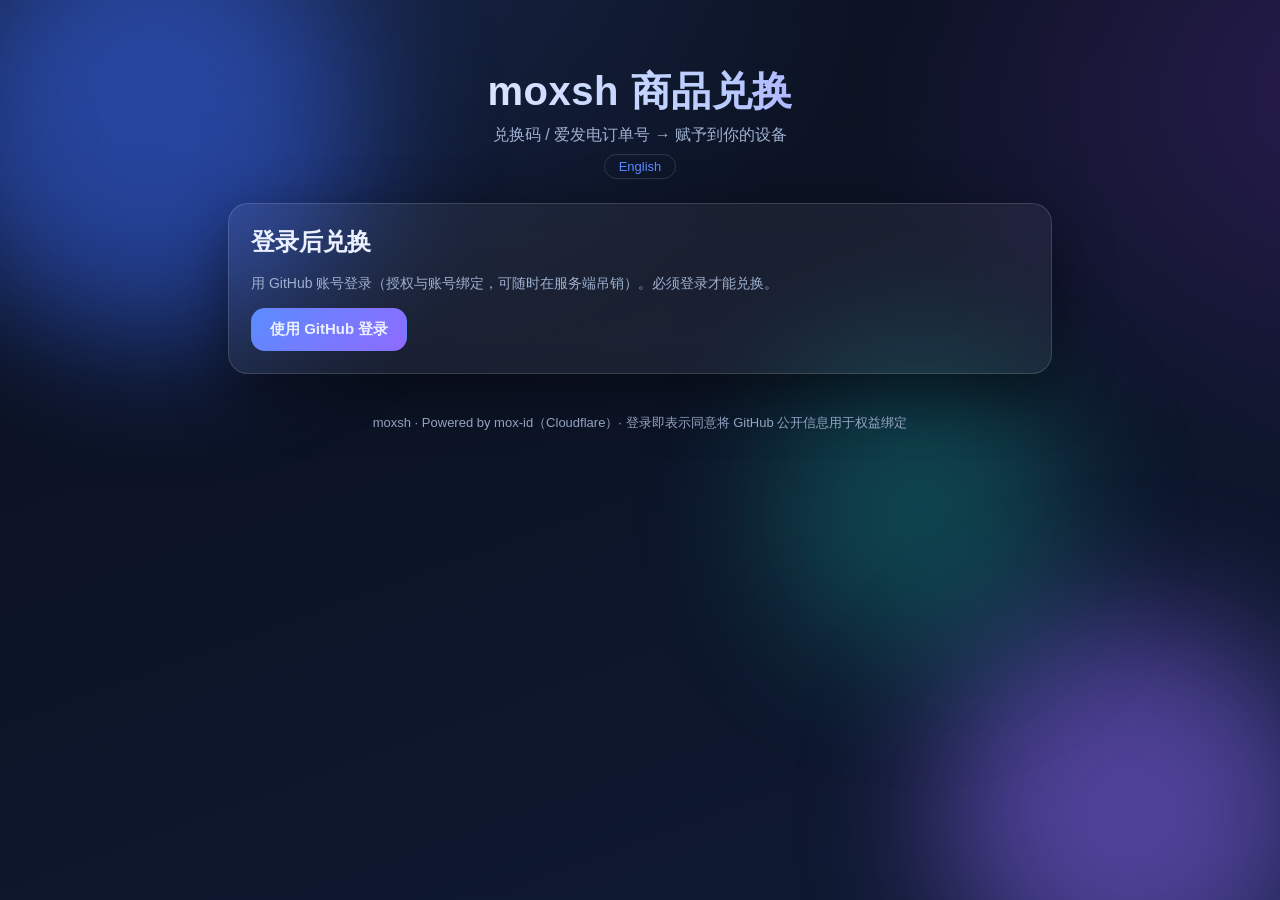
<file: redeem.html>
<!DOCTYPE html>
<html lang="zh-CN">
<head>
  <meta charset="UTF-8" />
  <meta name="viewport" content="width=device-width, initial-scale=1.0" />
  <title>moxsh · 商品兑换</title>
  <meta name="description" content="moxsh 商品兑换 —— 用兑换码或爱发电订单号兑换商品授权，并赋予到你的设备" />
  <meta name="robots" content="noindex, nofollow" />
  <link rel="icon" href="favicon.svg" type="image/svg+xml" />
  <meta http-equiv="Content-Security-Policy" content="default-src 'self'; script-src 'self'; style-src 'self' 'unsafe-inline'; img-src 'self' https://avatars.githubusercontent.com data:; connect-src 'self'; font-src 'self'; object-src 'none'; base-uri 'none'; form-action 'self'; upgrade-insecure-requests" />
  <link rel="stylesheet" href="redeem-assets/styles.css" />
</head>
<body>
  <div class="blob b1"></div>
  <div class="blob b2"></div>
  <div class="blob b3"></div>

  <div class="wrap">
    <header class="hero">
      <div class="logo">moxsh <span data-i18n="brand">商品兑换</span></div>
      <div class="tagline" data-i18n="tagline">兑换码 / 爱发电订单号 → 赋予到你的设备</div>
      <div style="margin-top:8px"><a class="lang" href="#" id="langSwitch">English</a></div>
    </header>

    <div id="config-warn" class="warn-banner" hidden>
      尚未配置后端地址：请编辑 <b>redeem-assets/config.js</b> 的 <b>apiBase</b>（指向 mox-id Worker 或官网同域反代）。
    </div>

    <div id="notices"></div>

    <!-- 登录 / 我的信息 -->
    <div id="auth-area"></div>

    <!-- 兑换区（登录后显示） -->
    <div id="redeem-area" hidden>
      <div class="section-title" data-i18n="step1">① 选择设备</div>
      <div class="glass card" id="device-pick"></div>

      <div class="section-title" data-i18n="step2">② 输入兑换码或订单号</div>
      <div class="glass card">
        <div class="formline">
          <div>
            <label class="form-label" for="rdCode" data-i18n="codeLabel">兑换码（爱发电自动回复里领取）</label>
            <input id="rdCode" class="form-control" placeholder="MX###-####-####-####" autocomplete="off" />
          </div>
          <div>
            <label class="form-label" for="rdOrder" data-i18n="orderLabel">或爱发电订单号（二选一）</label>
            <input id="rdOrder" class="form-control" placeholder="2024xxxxxxxxxxxxxxxxxxx" autocomplete="off" />
          </div>
        </div>
        <div class="row">
          <button id="btn-redeem" class="btn primary" data-i18n="redeemBtn">立即兑换</button>
        </div>
        <div id="redeem-msg" class="msg"></div>
        <p class="muted" style="font-size:12px;margin-top:10px" data-i18n="redeemHint">
          兑换成功后授权即时生效：在选了的那台设备上执行 mox redeem status 即可看到。每个账号对每个商品只保留一条授权；换设备每月可操作 1 次。
        </p>
      </div>

      <div class="section-title" data-i18n="myEnt">我的授权</div>
      <div class="glass card" id="my-ents"></div>

      <div class="section-title" data-i18n="catalog">商品目录</div>
      <div id="catalog"></div>
    </div>

    <footer>
      moxsh · Powered by mox-id（Cloudflare）· 登录即表示同意将 GitHub 公开信息用于权益绑定
    </footer>
  </div>

  <script src="redeem-assets/config.js"></script>
  <script src="redeem-assets/app.js"></script>
</body>
</html>
</file>
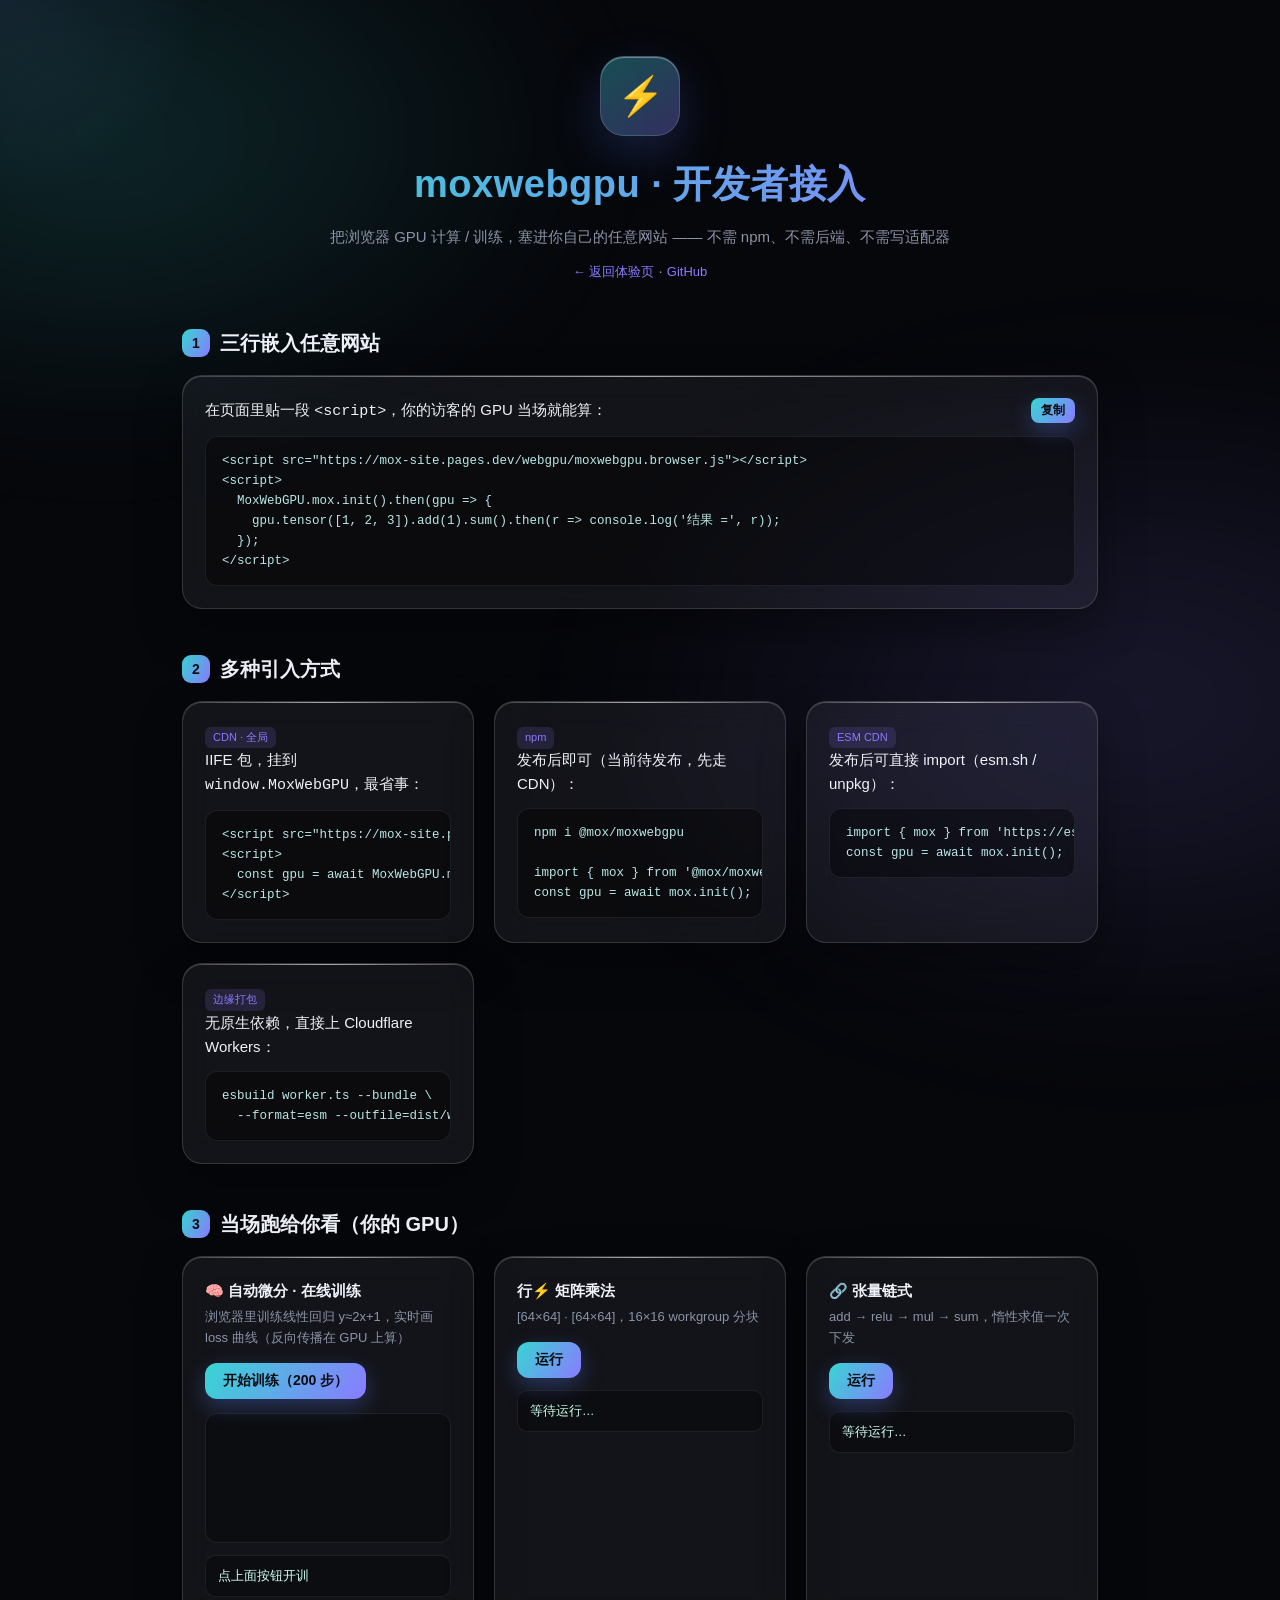
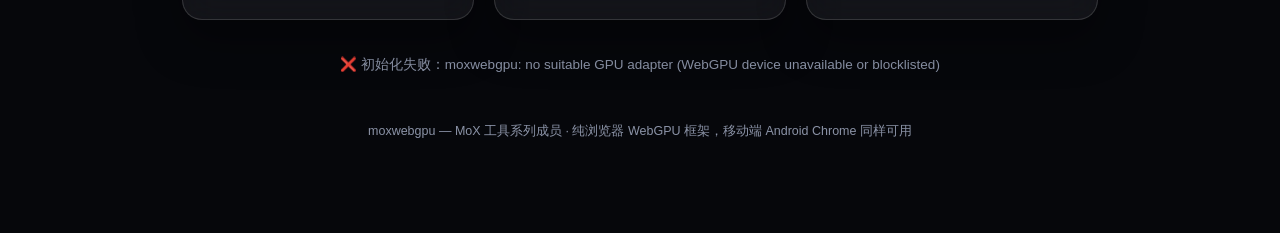
<file: webgpu/dev.html>
<!DOCTYPE html>
<html lang="zh-CN">
<head>
<meta charset="UTF-8">
<meta name="viewport" content="width=device-width, initial-scale=1.0">
<title>moxwebgpu · 开发者接入</title>
<style>
  :root {
    --bg: #06070b;
    --ink: #eef1f8;
    --muted: #8b93a7;
    --cyan: #37d5d3;
    --indigo: #8a7bff;
    --glass: rgba(255, 255, 255, 0.055);
    --edge: rgba(255, 255, 255, 0.14);
  }
  * { margin: 0; padding: 0; box-sizing: border-box; }
  html, body { height: 100%; }
  body {
    background: var(--bg);
    color: var(--ink);
    font: 15px/1.6 "PingFang SC", "Microsoft YaHei", "Segoe UI", sans-serif;
    overflow-x: hidden;
    position: relative;
  }
  .aurora {
    position: fixed; inset: -20%;
    background:
      radial-gradient(40% 35% at 20% 25%, rgba(55, 213, 211, 0.16), transparent 70%),
      radial-gradient(45% 40% at 78% 70%, rgba(138, 123, 255, 0.15), transparent 70%);
    filter: blur(60px);
    animation: drift 26s ease-in-out infinite alternate;
    pointer-events: none;
  }
  @keyframes drift {
    from { transform: translate3d(-2%, -1%, 0); }
    to   { transform: translate3d(3%, 2%, 0); }
  }
  .cursor-glow {
    position: fixed; width: 460px; height: 460px; border-radius: 50%;
    background: radial-gradient(circle, rgba(122, 162, 255, 0.09), transparent 65%);
    transform: translate(-50%, -50%);
    pointer-events: none; z-index: 1;
    transition: opacity .4s;
  }
  .wrap { position: relative; z-index: 2; max-width: 960px; margin: 0 auto; padding: 56px 22px 96px; }
  header { text-align: center; margin-bottom: 40px; }
  .logo {
    width: 80px; height: 80px; margin: 0 auto 18px; border-radius: 24px;
    background: linear-gradient(145deg, rgba(55,213,211,.35), rgba(138,123,255,.35));
    border: 1px solid var(--edge);
    box-shadow: inset 0 1px 0 rgba(255,255,255,.35), 0 18px 50px rgba(85, 120, 255, .22);
    display: grid; place-items: center; font-size: 38px;
  }
  h1 {
    font-size: 38px; letter-spacing: .5px;
    background: linear-gradient(120deg, var(--cyan), var(--indigo));
    -webkit-background-clip: text; background-clip: text; color: transparent;
  }
  header p { color: var(--muted); margin-top: 10px; }
  .back { color: var(--indigo); text-decoration: none; font-size: 13px; }
  .sec { margin-top: 44px; }
  .sec > h2 { font-size: 20px; margin-bottom: 16px; display: flex; align-items: center; gap: 10px; }
  .sec > h2 .n {
    width: 28px; height: 28px; border-radius: 9px; display: grid; place-items: center;
    background: linear-gradient(120deg, var(--cyan), var(--indigo)); color: #0a0c12;
    font-size: 14px; font-weight: 800;
  }
  .card {
    position: relative; border-radius: 20px; padding: 22px;
    background: var(--glass); border: 1px solid var(--edge);
    box-shadow: inset 0 1px 0 rgba(255,255,255,.18), 0 20px 45px rgba(0,0,0,.35);
    backdrop-filter: blur(18px) saturate(1.3);
    -webkit-backdrop-filter: blur(18px) saturate(1.3);
    overflow: hidden;
  }
  .card::before {
    content: ""; position: absolute; inset: 0 0 auto 0; height: 1px;
    background: linear-gradient(90deg, transparent, rgba(255,255,255,.55), transparent);
  }
  pre {
    margin-top: 12px; padding: 14px 16px; border-radius: 12px; overflow-x: auto;
    background: rgba(0, 0, 0, .4); border: 1px solid rgba(255,255,255,.08);
    font: 12.5px/1.6 ui-monospace, "JetBrains Mono", Consolas, monospace;
    color: #b9e7e6; white-space: pre;
  }
  pre code { font: inherit; }
  .grid { display: grid; grid-template-columns: repeat(auto-fit, minmax(280px, 1fr)); gap: 20px; }
  .demo h3 { font-size: 15px; margin-bottom: 4px; }
  .demo .desc { color: var(--muted); font-size: 13px; margin-bottom: 14px; }
  button {
    appearance: none; cursor: pointer;
    padding: 9px 18px; border-radius: 12px; font-size: 14px; font-weight: 600;
    color: #0a0c12;
    background: linear-gradient(120deg, var(--cyan), var(--indigo));
    border: none; box-shadow: 0 8px 22px rgba(90, 130, 255, .3);
    transition: filter .2s, transform .1s;
  }
  button:hover { filter: brightness(1.12); }
  button:active { transform: scale(.97); }
  button:disabled { opacity: .5; cursor: wait; }
  canvas { width: 100%; height: 130px; margin-top: 14px; border-radius: 12px;
           background: rgba(0,0,0,.3); border: 1px solid rgba(255,255,255,.08); display: block; }
  .out { margin-top: 12px; padding: 10px 12px; border-radius: 10px; font-size: 12.5px;
         background: rgba(0,0,0,.32); border: 1px solid rgba(255,255,255,.07); color: #cfe; white-space: pre-wrap; min-height: 40px; }
  .copy {
    float: right; font-size: 12px; padding: 4px 10px; border-radius: 8px;
  }
  .status { text-align: center; color: var(--muted); margin-top: 34px; font-size: 13.5px; }
  .status b { color: var(--cyan); }
  footer { text-align: center; color: var(--muted); margin-top: 46px; font-size: 12.5px; }
  footer a { color: var(--indigo); text-decoration: none; }
  .tag { display:inline-block; font-size:11px; padding:2px 8px; border-radius:6px;
         background:rgba(138,123,255,.15); color:var(--indigo); margin-right:6px; }
</style>
</head>
<body>
<div class="aurora"></div>
<div class="cursor-glow" id="glow"></div>

<div class="wrap">
  <header>
    <div class="logo">⚡</div>
    <h1>moxwebgpu · 开发者接入</h1>
    <p>把浏览器 GPU 计算 / 训练，塞进你自己的任意网站 —— 不需 npm、不需后端、不需写适配器</p>
    <p><a class="back" href="index.html">← 返回体验页</a> · <a class="back" href="https://github.com/codecloud-dev/moxwebgpu" target="_blank" rel="noopener">GitHub</a></p>
  </header>

  <!-- ① 三行嵌入 -->
  <section class="sec">
    <h2><span class="n">1</span> 三行嵌入任意网站</h2>
    <div class="card">
      <button class="copy" data-copy="embed">复制</button>
      <div class="desc">在页面里贴一段 <code>&lt;script&gt;</code>，你的访客的 GPU 当场就能算：</div>
<pre><code id="embed">&lt;script src="https://mox-site.pages.dev/webgpu/moxwebgpu.browser.js"&gt;&lt;/script&gt;
&lt;script&gt;
  MoxWebGPU.mox.init().then(gpu =&gt; {
    gpu.tensor([1, 2, 3]).add(1).sum().then(r =&gt; console.log('结果 =', r));
  });
&lt;/script&gt;</code></pre>
    </div>
  </section>

  <!-- ② 多种引入方式 -->
  <section class="sec">
    <h2><span class="n">2</span> 多种引入方式</h2>
    <div class="grid">
      <div class="card">
        <span class="tag">CDN · 全局</span>
        <div class="desc">IIFE 包，挂到 <code>window.MoxWebGPU</code>，最省事：</div>
<pre><code>&lt;script src="https://mox-site.pages.dev/webgpu/moxwebgpu.browser.js"&gt;&lt;/script&gt;
&lt;script&gt;
  const gpu = await MoxWebGPU.mox.init();
&lt;/script&gt;</code></pre>
      </div>
      <div class="card">
        <span class="tag">npm</span>
        <div class="desc">发布后即可（当前待发布，先走 CDN）：</div>
<pre><code>npm i @mox/moxwebgpu

import { mox } from '@mox/moxwebgpu';
const gpu = await mox.init();</code></pre>
      </div>
      <div class="card">
        <span class="tag">ESM CDN</span>
        <div class="desc">发布后可直接 import（esm.sh / unpkg）：</div>
<pre><code>import { mox } from 'https://esm.sh/@mox/moxwebgpu';
const gpu = await mox.init();</code></pre>
      </div>
      <div class="card">
        <span class="tag">边缘打包</span>
        <div class="desc">无原生依赖，直接上 Cloudflare Workers：</div>
<pre><code>esbuild worker.ts --bundle \
  --format=esm --outfile=dist/worker.js</code></pre>
      </div>
    </div>
  </section>

  <!-- ③ 在线 demo -->
  <section class="sec">
    <h2><span class="n">3</span> 当场跑给你看（你的 GPU）</h2>
    <div class="grid">
      <div class="card demo">
        <h3>🧠 自动微分 · 在线训练</h3>
        <div class="desc">浏览器里训练线性回归 y≈2x+1，实时画 loss 曲线（反向传播在 GPU 上算）</div>
        <button id="btn-train">开始训练（200 步）</button>
        <canvas id="train-canvas"></canvas>
        <div class="out" id="out-train">点上面按钮开训</div>
      </div>
      <div class="card demo">
        <h3>行⚡ 矩阵乘法</h3>
        <div class="desc">[64×64] · [64×64]，16×16 workgroup 分块</div>
        <button id="btn-matmul">运行</button>
        <div class="out" id="out-matmul">等待运行…</div>
      </div>
      <div class="card demo">
        <h3>🔗 张量链式</h3>
        <div class="desc">add → relu → mul → sum，惰性求值一次下发</div>
        <button id="btn-chain">运行</button>
        <div class="out" id="out-chain">等待运行…</div>
      </div>
    </div>
  </section>

  <p class="status" id="status">正在初始化 WebGPU…</p>

  <footer>
    moxwebgpu — MoX 工具系列成员 · 纯浏览器 WebGPU 框架，移动端 Android Chrome 同样可用
  </footer>
</div>

<script src="moxwebgpu.browser.js"></script>
<script>
  const glow = document.getElementById('glow');
  addEventListener('pointermove', (e) => {
    glow.style.left = e.clientX + 'px';
    glow.style.top = e.clientY + 'px';
  });

  // 复制按钮
  document.querySelectorAll('.copy').forEach(btn => {
    btn.onclick = () => {
      const txt = document.getElementById(btn.dataset.copy).innerText;
      navigator.clipboard?.writeText(txt);
      btn.textContent = '已复制';
      setTimeout(() => btn.textContent = '复制', 1200);
    };
  });

  const status = document.getElementById('status');
  const fmt = (arr, n = 8) => Array.from(arr).slice(0, n).map(v => +v.toFixed(4)).join(', ');

  async function run(id, fn) {
    const btn = document.getElementById('btn-' + id);
    const out = document.getElementById('out-' + id);
    btn.disabled = true; out.textContent = '计算中…';
    try {
      const t0 = performance.now();
      const text = await fn();
      out.textContent = `${text}\n⏱ ${(performance.now() - t0).toFixed(2)} ms（含读回）`;
    } catch (err) {
      out.textContent = '❌ ' + err.message;
    } finally { btn.disabled = false; }
  }

  function drawCurve(canvas, data) {
    const dpr = window.devicePixelRatio || 1;
    const w = canvas.clientWidth, h = canvas.clientHeight;
    canvas.width = w * dpr; canvas.height = h * dpr;
    const ctx = canvas.getContext('2d'); ctx.scale(dpr, dpr);
    ctx.clearRect(0, 0, w, h);
    const max = Math.max(...data, 1e-6);
    ctx.beginPath();
    data.forEach((v, i) => {
      const x = i / (data.length - 1) * w;
      const y = h - (v / max) * (h - 12) - 6;
      i ? ctx.lineTo(x, y) : ctx.moveTo(x, y);
    });
    const grad = ctx.createLinearGradient(0, 0, w, 0);
    grad.addColorStop(0, '#37d5d3'); grad.addColorStop(1, '#8a7bff');
    ctx.strokeStyle = grad; ctx.lineWidth = 2; ctx.stroke();
  }

  (async () => {
    if (!navigator.gpu) {
      status.innerHTML = '❌ 此浏览器不支持 WebGPU（需 Chrome/Edge 113+，且处于 https/localhost 安全上下文；手机用 Android Chrome 121+）';
      ['train', 'matmul', 'chain'].forEach(id => document.getElementById('btn-' + id).disabled = true);
      return;
    }
    try {
      const gpu = await MoxWebGPU.mox.init({ powerPreference: 'low-power' });
      const info = gpu.info();
      // 适配器描述等外部字符串转义后再进 innerHTML，与 webgpu/index.html 的 esc 惯例一致
      const esc = s => String(s).replace(/[&<>"']/g, c => ({ '&': '&amp;', '<': '&lt;', '>': '&gt;', '"': '&quot;', "'": '&#39;' }[c]));
      status.innerHTML = `✅ WebGPU 就绪 — <b>${esc(info.description || info.vendor || info.architecture || 'adapter')}</b> · 点上面的按钮开跑`;

      document.getElementById('btn-train').onclick = () => run('train', async () => {
        const cv = document.getElementById('train-canvas');
        const X = gpu.tensor([[0], [1], [2], [3]]);
        const Y = gpu.tensor([[1], [3], [5], [7]]);
        const lr = 0.05;
        let W = gpu.tensor([[0]]).withGrad();
        let b = gpu.tensor([[0]]).withGrad();
        const losses = [];
        const out = document.getElementById('out-train');
        for (let s = 0; s < 200; s++) {
          const pred = X.matmul(W).add(b);
          const loss = pred.sub(Y).mul(pred.sub(Y)).mean();
          loss.backward();
          losses.push(await loss.item());
          const wv = await W.sub(W.grad.mul(lr)).toArray();
          const bv = await b.sub(b.grad.mul(lr)).toArray();
          W = gpu.tensor([[wv[0]]]).withGrad();
          b = gpu.tensor([[bv[0]]]).withGrad();
          if (s % 20 === 0) out.textContent = `step ${s}  loss=${losses[losses.length - 1].toFixed(5)}`;
        }
        drawCurve(cv, losses);
        const wf = (await W.toArray())[0], bf = (await b.toArray())[0];
        return `训练完成 200 步\n最终 W ≈ ${wf.toFixed(3)}（理论 2.0），b ≈ ${bf.toFixed(3)}（理论 1.0）\nloss 从 ${losses[0].toFixed(3)} 降到 ${losses[losses.length-1].toFixed(5)}`;
      });

      document.getElementById('btn-matmul').onclick = () => run('matmul', async () => {
        const n = 64;
        const a = new Float32Array(n * n).fill(0.5);
        const b = new Float32Array(n * n).fill(2);
        const c = await gpu.tensor(a, { shape: [n, n] }).matmul(gpu.tensor(b, { shape: [n, n] })).toArray();
        return `C[0,0..7] = ${fmt(c)}\n预期: 0.5 × 2 × 64 = 64（全矩阵同值）`;
      });

      document.getElementById('btn-chain').onclick = () => run('chain', async () => {
        const r = await gpu.tensor([1, 2, 3, 4, -5, 6]).add(1).relu().mul(10).sum().item();
        return `((1,2,3,4,-5,6)+1)·relu×10 之 sum = ${r}\n预期: 2,3,4,0,7 → (2+3+4+0+7)×10 = 140`;
      });
    } catch (err) {
      status.innerHTML = '❌ 初始化失败：' + err.message;
    }
  })();
</script>
</body>
</html>
</file>
<file: index.css>
*{margin:0;padding:0;box-sizing:border-box;-webkit-tap-highlight-color:transparent}
  :root{
    --bg:#06070d;
    --text:rgba(237,240,252,.92);
    --dim:rgba(237,240,252,.58);
    --faint:rgba(237,240,252,.34);
    --stroke:rgba(255,255,255,.09);
    --stroke-hi:rgba(255,255,255,.18);
    --glass:rgba(255,255,255,.045);
    --glass-2:rgba(255,255,255,.07);
    --accent-a:#5eead4;
    --accent-b:#818cf8;
    --accent:linear-gradient(120deg,#5eead4,#818cf8);
    --radius:22px;
    --mx:50%;--my:20%;
  }
  html{scroll-behavior:smooth}
  body{
    color:var(--text);min-height:100vh;overflow-x:hidden;position:relative;
    font-family:-apple-system,BlinkMacSystemFont,"SF Pro Display","SF Pro Text","PingFang SC","HarmonyOS Sans SC","MiSans","Noto Sans SC","Microsoft YaHei",sans-serif;
    background:var(--bg);
    -webkit-font-smoothing:antialiased;text-rendering:optimizeLegibility;
  }
  body.locked{overflow:hidden}
  /* 极淡的环境光，不抢戏 */
  body::before{
    content:"";position:fixed;inset:0;z-index:-2;pointer-events:none;
    background:
      radial-gradient(60rem 50rem at 12% -10%, rgba(94,234,212,.08), transparent 55%),
      radial-gradient(56rem 46rem at 105% 8%, rgba(129,140,248,.10), transparent 55%),
      radial-gradient(50rem 50rem at 50% 115%, rgba(129,140,248,.05), transparent 55%);
  }
  /* 缓慢漂移的低饱和光晕（transform 合成动画；radial-gradient 终点已全透明，
     44px CSS filter blur 属冗余柔化且每帧全屏重算——已降档到 16px，观感无损） */
  body::after{
    content:"";position:fixed;inset:-25%;z-index:-3;pointer-events:none;filter:blur(16px);opacity:.5;
    background:radial-gradient(28rem 28rem at 25% 35%, rgba(129,140,248,.16), transparent 60%),
               radial-gradient(26rem 26rem at 78% 62%, rgba(94,234,212,.12), transparent 60%);
    animation:drift 32s ease-in-out infinite alternate;will-change:transform;
  }
  @keyframes drift{0%{transform:translate3d(-2%,-1%,0) scale(1.05)}100%{transform:translate3d(3%,2%,0) scale(1.1)}}

  /* GPU 背景（moxwebgpu kernel 实时计算光晕密度场，canvas 低分辨率放大铺满）：
     WebGPU 不可用时本元素不出现，body::after 的 CSS 版无缝接替（外观不变） */
  #gpuBg{position:fixed;inset:0;width:100%;height:100%;z-index:-3;pointer-events:none;opacity:0;transition:opacity .8s ease}
  #gpuBg.on{opacity:.5}
  body.gpu-bg::after{display:none}

  /* 屏外区块整段跳过渲染（滚动进视口才绘制），长页顺滑的关键 */
  section{content-visibility:auto;contain-intrinsic-size:auto 760px}

  /* ===== 玻璃基底（iOS 液态玻璃） ===== */
  .glass{position:relative;isolation:isolate;
    /* 静态对角高光 + 底色：不再做 background-position 无限动画（持续重绘是滚动卡顿主因） */
    background:
      linear-gradient(115deg, transparent 34%, rgba(255,255,255,.07) 52%, transparent 70%),
      var(--glass);
    background-size:260% 260%, auto;
    background-position:62% 0, 0 0;
    border:1px solid var(--stroke);border-radius:var(--radius);
    backdrop-filter:blur(12px);-webkit-backdrop-filter:blur(12px);
    box-shadow:0 22px 55px -26px rgba(0,0,0,.72),
      inset 0 1px 0 rgba(255,255,255,.22),
      inset 0 0 0 1px rgba(255,255,255,.05);
    overflow:hidden;}
  /* 顶部高光反射（真玻璃最关键特征） */
  .glass::before{content:"";position:absolute;inset:0;z-index:1;pointer-events:none;border-radius:inherit;
    background:linear-gradient(160deg, rgba(255,255,255,.26), rgba(255,255,255,0) 30%, rgba(255,255,255,0) 72%, rgba(255,255,255,.05));
    mix-blend-mode:screen;opacity:.75;}
  /* 指针光斑（液态反光）：固定渐变层用 transform 跟随指针，变量更新只触发合成 */
  .glass::after{content:"";position:absolute;inset:0;z-index:0;pointer-events:none;border-radius:inherit;
    background:radial-gradient(20rem 20rem at center, rgba(255,255,255,.10), transparent 55%);
    opacity:0;transition:opacity .5s;mix-blend-mode:screen;
    transform:translate3d(calc(var(--mx,50%) - 50%), calc(var(--my,50%) - 50%), 0);will-change:transform;}
  .glass:hover::after{opacity:1}
  /* 低端/小屏降耗：玻璃减薄 */
  @media (max-width:640px){.glass{backdrop-filter:blur(8px);-webkit-backdrop-filter:blur(8px)}}

  .wrap{width:min(1080px,90vw);margin:0 auto}
  nav{position:sticky;top:16px;z-index:50;width:min(1080px,90vw);margin:16px auto 0;
    display:flex;align-items:center;gap:20px;padding:13px 22px;}
  .brand{display:flex;align-items:center;gap:11px;font-weight:700;font-size:17px;letter-spacing:-.01em}
  .brand .mark{width:26px;height:26px;border-radius:8px;flex:none;display:block;
    box-shadow:0 4px 16px rgba(129,140,248,.35);position:relative;overflow:hidden}
  .brand .mark::after{content:"";position:absolute;inset:0;background:linear-gradient(150deg,rgba(255,255,255,.55),transparent 45%);pointer-events:none}
  nav .links{margin-left:auto;display:flex;gap:4px;flex-wrap:wrap}
  nav a{color:var(--dim);font-size:14px;padding:8px 14px;border-radius:11px;transition:.2s}
  nav a:hover{color:var(--text);background:rgba(255,255,255,.06)}
  nav .lang{margin-left:6px;font-weight:600;color:var(--accent-b)}

  header{padding:clamp(56px,11vh,120px) 0 30px;text-align:center;position:relative}
  .eyebrow{display:inline-flex;align-items:center;gap:8px;font-size:13px;color:var(--dim);
    border:1px solid var(--stroke);border-radius:999px;padding:7px 16px;background:rgba(255,255,255,.03);backdrop-filter:blur(6px)}
  .eyebrow .dot{width:7px;height:7px;border-radius:50%;background:var(--accent-a);box-shadow:0 0 10px var(--accent-a)}
  h1{margin:26px 0 18px;font-size:clamp(42px,7.6vw,80px);line-height:1.04;letter-spacing:-.035em;font-weight:700}
  h1 .em{background:var(--accent);-webkit-background-clip:text;background-clip:text;color:transparent}
  .sub{color:var(--dim);font-size:clamp(15px,2.1vw,18px);max-width:600px;margin:0 auto;line-height:1.7}
  .hero-cta{margin-top:34px;display:flex;gap:14px;justify-content:center;flex-wrap:wrap}
  .btn{display:inline-flex;align-items:center;gap:9px;cursor:pointer;padding:14px 26px;border-radius:14px;
    font-size:15px;font-weight:600;border:1px solid var(--stroke);color:var(--text);background:var(--glass);
    backdrop-filter:blur(10px);transition:transform .2s ease, background .2s, box-shadow .2s}
  .btn:hover{transform:translateY(-2px);background:var(--glass-2)}
  .btn.primary{background:var(--accent);border-color:transparent;color:#06121a;font-weight:700;
    box-shadow:0 12px 34px -10px rgba(129,140,248,.55), inset 0 1px 0 rgba(255,255,255,.45)}
  .btn.primary:hover{box-shadow:0 18px 44px -10px rgba(129,140,248,.7), inset 0 1px 0 rgba(255,255,255,.5)}

  /* 手机玻璃预览（陀螺仪 + 指针视差倾斜） */
  .stage{margin:54px auto 0;display:flex;justify-content:center;perspective:1600px}
  .device{position:relative;width:min(300px,78vw);aspect-ratio:9/19;border-radius:44px;padding:11px;
    background:linear-gradient(150deg, rgba(255,255,255,.12), rgba(255,255,255,.03));
    border:1px solid var(--stroke-hi);backdrop-filter:blur(18px);
    box-shadow:0 50px 110px -34px rgba(0,0,0,.8), inset 0 2px 0 rgba(255,255,255,.28), inset 0 0 50px rgba(129,140,248,.08);
    transform:rotateX(var(--rx,4deg)) rotateY(var(--ry,-7deg));
    transform-style:preserve-3d;transition:transform .25s ease;will-change:transform}
  .device .screen{width:100%;height:100%;border-radius:34px;overflow:hidden;position:relative;
    background:linear-gradient(180deg,#0a0d1c,#0b0f24);box-shadow:inset 0 0 0 1px rgba(255,255,255,.06);
    padding:20px 16px;font-family:"SF Mono",ui-monospace,"JetBrains Mono",Menlo,monospace}
  .device .notch{position:absolute;top:11px;left:50%;transform:translateX(-50%);width:82px;height:7px;border-radius:99px;
    background:rgba(0,0,0,.55);box-shadow:inset 0 1px 1px rgba(255,255,255,.12);z-index:2}
  .ln{font-size:11.5px;line-height:1.85;color:rgba(237,240,252,.82);white-space:pre-wrap}
  .ln .p{color:var(--accent-a)} .ln .c{color:var(--accent-b)} .ln .g{color:rgba(237,240,252,.5)}
  .ln .cur{display:inline-block;width:7px;height:14px;vertical-align:-2px;background:var(--accent-a);
    border-radius:1px;animation:blink 1.1s steps(1) infinite;box-shadow:0 0 8px var(--accent-a)}
  @keyframes blink{50%{opacity:0}}

  section{padding:clamp(56px,9vh,96px) 0}
  .sec-head{max-width:680px;margin-bottom:42px}
  .sec-title{font-size:clamp(26px,4.4vw,38px);font-weight:700;letter-spacing:-.025em;margin-bottom:12px}
  .sec-desc{color:var(--dim);font-size:16px;line-height:1.75}
  .grid{display:grid;grid-template-columns:repeat(auto-fit,minmax(280px,1fr));gap:20px}
  .card{padding:28px;transition:transform .3s ease, box-shadow .3s ease}
  .card:hover{transform:translateY(-5px)}
  .ico{width:42px;height:42px;border-radius:12px;display:grid;place-items:center;margin-bottom:18px;
    background:rgba(129,140,248,.12);border:1px solid rgba(129,140,248,.22)}
  .ico svg{width:21px;height:21px;stroke:var(--accent-b);fill:none;stroke-width:1.7;stroke-linecap:round;stroke-linejoin:round}
  .card h3{font-size:18px;letter-spacing:-.01em;margin-bottom:8px;font-weight:650}
  .card p{color:var(--dim);font-size:14px;line-height:1.75}

  /* 规划 / 待定 */
  .plans{display:grid;grid-template-columns:repeat(auto-fit,minmax(280px,1fr));gap:20px}
  .plan{padding:30px;border:1px dashed var(--stroke);border-radius:var(--radius);background:rgba(255,255,255,.02)}
  .plan .tag{font-size:12px;color:var(--accent-b);letter-spacing:.06em;margin-bottom:14px;display:inline-block;
    border:1px solid rgba(129,140,248,.3);border-radius:999px;padding:4px 12px}
  .plan h3{font-size:20px;font-weight:650;margin-bottom:10px;letter-spacing:-.01em}
  .plan p{color:var(--dim);font-size:14px;line-height:1.75}
  .plan .note{margin-top:14px;font-size:12.5px;color:var(--faint);line-height:1.7}

  /* 下载 */
  .dl-grid{display:grid;grid-template-columns:repeat(auto-fit,minmax(280px,1fr));gap:20px}
  .dl{padding:30px;display:flex;flex-direction:column}
  .dl h3{font-size:19px;font-weight:650;margin-bottom:8px}
  .dl p{color:var(--dim);font-size:14px;line-height:1.75;flex:1}
  .dl .btn{margin-top:20px;align-self:flex-start}

  /* 支持 / Star */
  .support{max-width:680px;margin:0 auto;text-align:center;padding:46px}
  .support .sec-desc{margin:14px auto 26px;max-width:560px}

  /* 联系 */
  .contact{max-width:560px;margin:0 auto;text-align:center;padding:40px}
  .contact p{color:var(--dim);font-size:15px;line-height:1.8;margin-bottom:24px}
  #contactCards{display:none;gap:14px;flex-wrap:wrap;justify-content:center;margin-top:6px}
  #contactCards.show{display:flex}
  .citem{padding:20px 26px;text-align:left;min-width:230px}
  .citem .label{font-size:12px;color:var(--dim);letter-spacing:.08em;margin-bottom:7px}
  .citem .val{font-size:18px;font-weight:650;letter-spacing:.02em;word-break:break-all}
  .citem .copy{margin-top:12px;font-size:13px;padding:7px 15px}

  footer{padding:60px 0 44px;text-align:center;color:var(--dim);font-size:13px;line-height:2.1}
  footer .fb{display:inline-flex;align-items:center;gap:9px;font-weight:650;color:var(--text);margin-bottom:12px;font-size:15px}
  footer a{color:var(--dim)} footer a:hover{color:var(--text)}

  .fadeup{opacity:0;transform:translateY(26px);transition:opacity .8s cubic-bezier(.2,.7,.2,1), transform .8s cubic-bezier(.2,.7,.2,1)}
  .fadeup.in{opacity:1;transform:none}
  .toast{position:fixed;left:50%;bottom:36px;transform:translateX(-50%) translateY(20px);background:var(--glass-2);
    border:1px solid var(--stroke);border-radius:13px;padding:12px 22px;font-size:14px;opacity:0;pointer-events:none;
    transition:.3s;z-index:120;backdrop-filter:blur(12px);box-shadow:0 14px 40px -16px rgba(0,0,0,.7)}
  .toast.show{opacity:1;transform:translateX(-50%)}
  @media (prefers-reduced-motion:reduce){*{animation:none!important;transition:none!important}.fadeup{opacity:1;transform:none}}

  /* ===== 人机验证闸 ===== */
  .gate{position:fixed;inset:0;z-index:200;display:none;align-items:center;justify-content:center;padding:20px;
    background:rgba(4,5,10,.62);backdrop-filter:blur(13px);-webkit-backdrop-filter:blur(13px)}
  .gate.on{display:flex;animation:gateIn .4s ease}
  @keyframes gateIn{from{opacity:0}to{opacity:1}}
  .gate-card{max-width:380px;width:100%;text-align:center;padding:34px 30px}
  .gate-ico{width:54px;height:54px;margin:0 auto 16px;border-radius:16px;display:grid;place-items:center;
    background:rgba(129,140,248,.14);border:1px solid rgba(129,140,248,.3)}
  .gate-ico svg{width:26px;height:26px;stroke:var(--accent-b);fill:none;stroke-width:1.6;stroke-linecap:round;stroke-linejoin:round}
  .gate-card h3{font-size:21px;font-weight:700;letter-spacing:-.02em;margin-bottom:8px}
  .gate-card>p{color:var(--dim);font-size:14px;line-height:1.7;margin-bottom:22px}
  .slider{position:relative;height:54px;border-radius:999px;background:rgba(255,255,255,.06);
    border:1px solid var(--stroke);overflow:hidden;touch-action:none;user-select:none}
  .slider-fill{position:absolute;left:0;top:0;bottom:0;width:0;
    background:linear-gradient(120deg,rgba(94,234,212,.32),rgba(129,140,248,.32))}
  .slider-text{position:absolute;inset:0;display:grid;place-items:center;font-size:13.5px;color:var(--faint);pointer-events:none}
  .slider-knob{position:absolute;top:4px;left:4px;width:46px;height:46px;border-radius:50%;
    background:linear-gradient(160deg,#fff,#dfe3ff);color:#1a1f3a;display:grid;place-items:center;font-size:20px;
    box-shadow:0 6px 18px -6px rgba(0,0,0,.6);cursor:grab;touch-action:none}
  .slider-knob:active{cursor:grabbing}
  .gate-note{margin-top:16px;font-size:12px;color:var(--faint)}
  .gate-note a{color:var(--dim);text-decoration:underline}

  /* ===== 登录 / 用户态 ===== */
  #authSlot{display:flex;align-items:center;gap:10px;margin-left:12px}
  #authSlot img.av{width:28px;height:28px;border-radius:50%;border:1px solid var(--stroke-hi);object-fit:cover}
  #loginBtn{color:var(--text)!important;background:linear-gradient(120deg,#5eead4,#818cf8);-webkit-background-clip:text;background-clip:text;font-weight:700}
  /* 苹果风进出场：仅动 opacity + transform（GPU 合成，不掉帧）。
     进场 ≈ .28s ease-out 上浮归位；退场 ≈ .28s ease-in 下沉淡出（说快不快、说慢也不慢）。
     visibility 延迟到退场动画结束再隐藏，避免淡出中途被裁掉。
     prefers-reduced-motion 已由全局规则关掉所有过渡，故无障碍用户是瞬时切换。 */
  .modal-mask{position:fixed;inset:0;z-index:200;display:flex;align-items:center;justify-content:center;
    background:rgba(3,4,9,.62);backdrop-filter:blur(5px);-webkit-backdrop-filter:blur(5px);padding:20px;
    opacity:0;visibility:hidden;pointer-events:none;
    transition:opacity .28s ease, visibility 0s linear .28s}
  .modal-mask.show{opacity:1;visibility:visible;pointer-events:auto;transition:opacity .28s ease, visibility 0s}
  .modal{width:min(420px,94vw);padding:26px 24px;
    transform:scale(.96) translateY(10px);opacity:0;
    transition:transform .28s cubic-bezier(.22,.8,.26,1), opacity .28s ease}
  .modal-mask.show .modal{transform:none;opacity:1}
  .modal h3{margin:0 0 4px;font-size:18px}
  .modal p.dim{margin:0 0 16px;color:var(--dim);font-size:13px;line-height:1.5}
  .modal a.gh{display:block;text-align:center;padding:12px;border-radius:12px;background:linear-gradient(120deg,#5eead4,#818cf8);
    color:#06070d;font-weight:700;text-decoration:none;margin-bottom:6px}
  .modal a.gh.gitee{background:linear-gradient(120deg,#f87171,#c71d23);color:#fff}
  .modal a.gh.busy{opacity:.7;pointer-events:none}
  .modal .or{text-align:center;color:var(--faint);font-size:12px;margin:8px 0 12px}
  .modal input{width:100%;padding:11px 13px;border-radius:11px;border:1px solid var(--stroke-hi);
    background:rgba(255,255,255,.05);color:var(--text);margin-bottom:10px;font:inherit;box-sizing:border-box}
  .modal .row{display:flex;gap:10px}
  .modal button{flex:1;padding:11px;border-radius:11px;border:none;background:rgba(255,255,255,.1);color:var(--text);font-weight:600;cursor:pointer}
  .modal button.primary{background:linear-gradient(120deg,#5eead4,#818cf8);color:#06070d}
  .modal .msg{font-size:12px;margin-top:10px;min-height:16px}
  .modal .msg.err{color:#ff8da3}
  .modal .msg.ok{color:#7CFFB2}

  /* 产品矩阵状态标签 + 更多链接 */
  .card{position:relative}
  .card .status{position:absolute;top:18px;right:18px;font-size:11px;font-weight:600;letter-spacing:.04em;
    border-radius:999px;padding:4px 11px;border:1px solid var(--stroke)}
  .card .status.on{color:var(--accent-a);border-color:rgba(94,234,212,.35);background:rgba(94,234,212,.12)}
  .card .status.dev{color:var(--accent-b);border-color:rgba(129,140,248,.35);background:rgba(129,140,248,.12)}
  .card .status.plan{color:var(--dim);border-color:var(--stroke);background:rgba(255,255,255,.03)}
  .card .more{display:inline-block;margin-top:14px;font-size:13px;font-weight:600;color:var(--accent-b);text-decoration:none}
  .card .more:hover{text-decoration:underline}

  /* 登录三块 + 状态指示 + 引导 */
  .login-status{display:flex;align-items:center;gap:8px;font-size:12.5px;color:var(--dim);margin:2px 0 14px}
  .login-status .dot{width:8px;height:8px;border-radius:50%;background:var(--faint);flex:none;transition:.3s}
  .login-status.on .dot{background:#7CFFB2;box-shadow:0 0 9px #7CFFB2}
  .login-status.off .dot{background:#ff8da3;box-shadow:0 0 9px #ff8da3}
  .login-status.warn .dot{background:#ffce6b;box-shadow:0 0 9px #ffce6b}
  .login-blocks{display:flex;flex-direction:column;gap:9px;margin-bottom:16px;text-align:left}
  .lb{display:flex;gap:10px;font-size:12.5px;line-height:1.6;color:var(--dim);
    background:rgba(255,255,255,.03);border:1px solid var(--stroke);border-radius:12px;padding:10px 12px}
  .lb .lbi{font-size:15px;flex:none;line-height:1.4}
  .lb b{color:var(--text);font-weight:650}
  .login-hint{font-size:12px;color:#ffb38a;margin-top:8px;line-height:1.6;text-align:left}
  .login-hint a{color:#ffd0a8;text-decoration:underline}
  /* GitHub 按钮点击即时反馈（跳转前 0 等待感） */
  .modal a.gh.busy{opacity:.65;pointer-events:none}
  /* 账号绑定区（一个 MoX 账号绑多个 OAuth 身份） */
  .bind-block{margin-top:16px;text-align:left}
  .bind-title{font-size:12px;font-weight:650;color:var(--dim);margin-bottom:8px;letter-spacing:.02em}
  .bind-list{display:flex;flex-direction:column;gap:8px}
  .bind-row{display:flex;align-items:center;gap:10px;font-size:12.5px;color:var(--dim);
    background:rgba(255,255,255,.03);border:1px solid var(--stroke);border-radius:12px;padding:9px 12px}
  .bind-row .bi{font-size:14px;flex:none;line-height:1.3}
  .bind-row .bn{color:var(--text);font-weight:600}
  .bind-row .bs{margin-left:auto;display:flex;gap:8px;flex:none}
  .bind-row .bs a,.bind-row .bs button{font-size:12px;padding:5px 11px;border-radius:8px;white-space:nowrap}
  .bind-row .bs a{border:1px solid var(--stroke);color:var(--dim);text-decoration:none;transition:.2s}
  .bind-row .bs a:hover{border-color:#8b5cf6;color:#c4b5fd}
  .bind-row .bs button.unbind{border:1px solid var(--stroke);background:none;color:var(--faint);cursor:pointer;transition:.2s}
  .bind-row .bs button.unbind:hover{border-color:#ff8da3;color:#ff8da3}
  .bind-row .tag{font-size:11px;color:#7CFFB2;border:1px solid rgba(124,255,178,.3);border-radius:6px;padding:1px 7px;flex:none}

  /* ===== 联系门槛组件（邮箱滑块 / QQ 登记表单） ===== */
  .slider.mini{height:44px;margin-top:12px}
  .slider.mini .slider-knob{width:38px;height:38px;font-size:16px}
  .slider.mini .slider-text{font-size:12.5px}
  .contact textarea{width:100%;min-height:56px;resize:vertical;border-radius:11px;border:1px solid var(--stroke-hi);
    background:rgba(255,255,255,.05);color:var(--text);padding:9px 11px;font:inherit;font-size:13px;
    margin-bottom:9px;box-sizing:border-box}
  .contact textarea::placeholder{color:var(--faint)}
  .contact textarea:focus{outline:1px solid rgba(129,140,248,.55)}
  .contact .btn{margin-top:6px}
  .qq-note{font-size:12px;color:var(--dim);margin:8px 0 6px;text-align:left}
  .qq-brief{font-size:13px;line-height:1.7;background:rgba(255,255,255,.04);border:1px solid var(--stroke);
    border-radius:11px;padding:10px 12px;text-align:left;word-break:break-all}
  .citem{max-width:100%}
  .citem .val{min-height:24px}

  /* ===== 路线图 timeline ===== */
  .timeline{position:relative;margin-top:8px}
  .timeline::before{content:"";position:absolute;left:18px;top:8px;bottom:8px;width:2px;
    background:linear-gradient(180deg,rgba(94,234,212,.45),rgba(129,140,248,.45));border-radius:2px}
  .tl-item{position:relative;padding-left:54px;margin-bottom:26px}
  .tl-dot{position:absolute;left:10px;top:20px;width:18px;height:18px;border-radius:50%;
    background:var(--bg);border:2px solid var(--accent-b);box-shadow:0 0 0 4px rgba(129,140,248,.12)}
  .tl-item.done .tl-dot{background:var(--accent-a);border-color:var(--accent-a);box-shadow:0 0 12px rgba(94,234,212,.6)}
  .tl-item.active .tl-dot{background:#ffce6b;border-color:#ffce6b;box-shadow:0 0 12px rgba(255,206,107,.6);
    animation:tlpulse 2s ease-in-out infinite}
  @keyframes tlpulse{0%,100%{box-shadow:0 0 0 4px rgba(255,206,107,.18)}50%{box-shadow:0 0 0 10px rgba(255,206,107,.04)}}
  .tl-card{padding:24px 26px}
  .tl-top{display:flex;align-items:center;gap:12px;margin-bottom:10px;flex-wrap:wrap}
  .tl-phase{font-size:12px;letter-spacing:.08em;color:var(--dim)}
  .tl-card h3{font-size:19px;font-weight:680;letter-spacing:-.01em;margin-bottom:8px}
  .tl-card p{color:var(--dim);font-size:14px;line-height:1.75;margin-bottom:12px}
  .tl-list{list-style:none;display:flex;flex-direction:column;gap:7px}
  .tl-list li{position:relative;padding-left:20px;font-size:13px;color:var(--dim);line-height:1.6}
  .tl-list li::before{content:"";position:absolute;left:2px;top:8px;width:6px;height:6px;border-radius:50%;
    background:var(--accent-b);opacity:.8}
  .tl-item.done .tl-list li::before{background:var(--accent-a)}

  /* ===== 愿景 ===== */
  .vision-grid{display:grid;grid-template-columns:repeat(auto-fit,minmax(240px,1fr));gap:20px}
  .vision{padding:28px}
  .vision .vico{width:44px;height:44px;border-radius:13px;display:grid;place-items:center;margin-bottom:16px;
    background:linear-gradient(135deg,rgba(94,234,212,.16),rgba(129,140,248,.16));border:1px solid rgba(129,140,248,.22)}
  .vision .vico svg{width:22px;height:22px;stroke:var(--accent-b);fill:none;stroke-width:1.7;stroke-linecap:round;stroke-linejoin:round}
  .vision blockquote{font-size:16px;font-weight:600;line-height:1.5;letter-spacing:-.01em;margin-bottom:10px}
  .vision p{color:var(--dim);font-size:13.5px;line-height:1.75}

  /* ===== 社区 ===== */
  .community-grid{display:grid;grid-template-columns:repeat(auto-fit,minmax(230px,1fr));gap:18px}
  .comm{padding:24px;display:flex;flex-direction:column;gap:12px}
  .comm .cico{width:40px;height:40px;border-radius:12px;display:grid;place-items:center;
    background:rgba(129,140,248,.12);border:1px solid rgba(129,140,248,.22)}
  .comm .cico svg{width:20px;height:20px;stroke:var(--accent-b);fill:none;stroke-width:1.7;stroke-linecap:round;stroke-linejoin:round}
  .comm h3{font-size:16px;font-weight:650}
  .comm p{color:var(--dim);font-size:13px;line-height:1.7;flex:1}
  .comm a.link{font-size:13px;font-weight:600;color:var(--accent-b);text-decoration:none;display:inline-flex;align-items:center;gap:6px}
  .comm a.link:hover{text-decoration:underline}
</file>
<file: bind-assets/styles.css>
/* moxsh 官网·粉丝专区 —— 液态玻璃（liquid glass）主题 */
:root {
  --bg0: #0a0f1c;
  --bg1: #0f1a33;
  --glass: rgba(255, 255, 255, 0.06);
  --glass-strong: rgba(255, 255, 255, 0.1);
  --stroke: rgba(255, 255, 255, 0.14);
  --text: #eaf0ff;
  --muted: #9fb0d0;
  --accent: #5b8cff;
  --accent2: #8f6bff;
  --ok: #35d07f;
  --warn: #ffcc66;
  --radius: 20px;
  --shadow: 0 20px 60px rgba(0, 0, 0, 0.45);
}

* { box-sizing: border-box; }
html, body { margin: 0; padding: 0; }
body {
  font-family: -apple-system, BlinkMacSystemFont, "Segoe UI", "PingFang SC", "Noto Sans CJK SC", Roboto, sans-serif;
  color: var(--text);
  background: radial-gradient(1200px 800px at 15% -10%, #1a2b52 0%, transparent 60%),
              radial-gradient(1000px 700px at 110% 10%, #2a1c52 0%, transparent 55%),
              linear-gradient(160deg, var(--bg0), var(--bg1));
  min-height: 100vh;
  overflow-x: hidden;
  position: relative;
}

/* 漂浮光斑（液态质感） */
.blob { position: fixed; border-radius: 50%; filter: blur(70px); opacity: 0.5; z-index: 0; pointer-events: none; }
.blob.b1 { width: 420px; height: 420px; background: #3a6bff; top: -80px; left: -60px; animation: drift 18s ease-in-out infinite; }
.blob.b2 { width: 380px; height: 380px; background: #8f6bff; bottom: -100px; right: -40px; animation: drift 22s ease-in-out infinite reverse; }
.blob.b3 { width: 300px; height: 300px; background: #16c3b0; top: 40%; left: 60%; opacity: 0.28; animation: drift 26s ease-in-out infinite; }
@keyframes drift {
  0%, 100% { transform: translate(0, 0) scale(1); }
  50% { transform: translate(30px, -24px) scale(1.08); }
}

.wrap { position: relative; z-index: 1; max-width: 860px; margin: 0 auto; padding: 28px 18px 80px; }

header.hero { text-align: center; padding: 36px 0 8px; }
.logo { font-size: 40px; font-weight: 800; letter-spacing: 0.5px; background: linear-gradient(90deg, #fff, #b9ccff 60%, #8f6bff); -webkit-background-clip: text; background-clip: text; color: transparent; }
.tagline { color: var(--muted); margin-top: 6px; }

.glass {
  background: var(--glass);
  border: 1px solid var(--stroke);
  border-radius: var(--radius);
  backdrop-filter: blur(13px);
  -webkit-backdrop-filter: blur(13px);
  box-shadow: var(--shadow);
}
.card { padding: 22px; margin: 16px 0; }
.card h2, .card h3 { margin: 0 0 8px; }
.muted { color: var(--muted); font-size: 14px; line-height: 1.6; }

.btn {
  display: inline-flex; align-items: center; justify-content: center; gap: 8px;
  padding: 11px 18px; border-radius: 14px; border: 1px solid var(--stroke);
  background: var(--glass-strong); color: var(--text); font-size: 15px; font-weight: 600;
  cursor: pointer; text-decoration: none; transition: transform 0.12s ease, box-shadow 0.2s ease, opacity 0.2s;
  backdrop-filter: blur(8px);
}
.btn:hover { transform: translateY(-1px); box-shadow: 0 10px 30px rgba(91, 140, 255, 0.25); }
.btn:active { transform: translateY(0); }
.btn.primary { background: linear-gradient(135deg, var(--accent), var(--accent2)); border-color: transparent; }
.btn.ghost { background: transparent; }
.btn:disabled { opacity: 0.5; cursor: not-allowed; }

.row { display: flex; gap: 10px; flex-wrap: wrap; margin-top: 10px; }
input[type="text"] {
  flex: 1 1 240px; padding: 11px 14px; border-radius: 14px; border: 1px solid var(--stroke);
  background: rgba(0, 0, 0, 0.25); color: var(--text); font-size: 15px; outline: none;
}
input[type="text"]:focus { border-color: var(--accent); }

.me { display: flex; align-items: center; gap: 14px; }
.avatar { width: 52px; height: 52px; border-radius: 50%; border: 1px solid var(--stroke); }
.me-name { font-weight: 700; font-size: 18px; }
.badge { display: inline-block; margin-top: 12px; padding: 6px 12px; border-radius: 999px; font-size: 13px; font-weight: 700; }
.badge-fan { background: rgba(53, 208, 127, 0.16); color: var(--ok); border: 1px solid rgba(53, 208, 127, 0.4); }
.badge-free { background: rgba(255, 204, 102, 0.14); color: var(--warn); border: 1px solid rgba(255, 204, 102, 0.35); }

.msg { margin-top: 10px; font-size: 14px; min-height: 18px; color: var(--ok); }
.msg:empty { min-height: 0; }

.code-out { margin-top: 14px; display: flex; flex-direction: column; gap: 10px; }
.code-out code {
  word-break: break-all; padding: 12px 14px; border-radius: 12px;
  background: rgba(0, 0, 0, 0.35); border: 1px dashed var(--stroke); font-size: 13px; color: #cfe0ff;
}

.section-title { margin: 26px 4px 4px; font-size: 15px; color: var(--muted); font-weight: 700; letter-spacing: 0.4px; }
.notice { padding: 10px 14px; border-radius: 12px; background: var(--glass); border: 1px solid var(--stroke); margin: 8px 0; font-size: 14px; }
.notice.warn { border-color: rgba(255, 204, 102, 0.4); }

#sponsor-total { font-size: 22px; font-weight: 800; margin: 4px 0 10px; }
#sponsor-wall { display: flex; flex-wrap: wrap; gap: 8px; }
.sponsor-chip { padding: 6px 12px; border-radius: 999px; background: var(--glass-strong); border: 1px solid var(--stroke); font-size: 13px; }

#tiers { display: grid; grid-template-columns: repeat(auto-fill, minmax(200px, 1fr)); gap: 10px; }
.tier { padding: 14px; font-size: 14px; }

footer { text-align: center; color: var(--muted); font-size: 13px; margin-top: 40px; }
.warn-banner { background: rgba(255, 204, 102, 0.12); border: 1px solid rgba(255, 204, 102, 0.4); color: var(--warn); padding: 12px 16px; border-radius: 14px; margin: 14px 0; font-size: 14px; }

@media (max-width: 520px) {
  .logo { font-size: 32px; }
  .card { padding: 18px; }
}

/* 设备信息行 / 语言切换（本页自用） */
.kv { display: flex; justify-content: space-between; gap: 12px; padding: 8px 0; border-bottom: 1px dashed var(--stroke); font-size: 14px; }
.kv:last-child { border-bottom: 0; }
.kv > span:first-child { color: var(--muted); flex-shrink: 0; }
.kv code { font-size: 12px; word-break: break-all; }
a.lang { display: inline-block; padding: 4px 14px; border: 1px solid var(--stroke); border-radius: 999px; color: var(--accent); font-size: 13px; text-decoration: none; }
a.lang:hover { background: var(--glass-strong); }
</file>
<file: fan-assets/styles.css>
/* moxsh 官网·粉丝专区 —— 液态玻璃（liquid glass）主题 */
:root {
  --bg0: #0a0f1c;
  --bg1: #0f1a33;
  --glass: rgba(255, 255, 255, 0.06);
  --glass-strong: rgba(255, 255, 255, 0.1);
  --stroke: rgba(255, 255, 255, 0.14);
  --text: #eaf0ff;
  --muted: #9fb0d0;
  --accent: #5b8cff;
  --accent2: #8f6bff;
  --ok: #35d07f;
  --warn: #ffcc66;
  --radius: 20px;
  --shadow: 0 20px 60px rgba(0, 0, 0, 0.45);
}

* { box-sizing: border-box; }
html, body { margin: 0; padding: 0; }
body {
  font-family: -apple-system, BlinkMacSystemFont, "Segoe UI", "PingFang SC", "Noto Sans CJK SC", Roboto, sans-serif;
  color: var(--text);
  background: radial-gradient(1200px 800px at 15% -10%, #1a2b52 0%, transparent 60%),
              radial-gradient(1000px 700px at 110% 10%, #2a1c52 0%, transparent 55%),
              linear-gradient(160deg, var(--bg0), var(--bg1));
  min-height: 100vh;
  overflow-x: hidden;
  position: relative;
}

/* 漂浮光斑（液态质感） */
.blob { position: fixed; border-radius: 50%; filter: blur(70px); opacity: 0.5; z-index: 0; pointer-events: none; }
.blob.b1 { width: 420px; height: 420px; background: #3a6bff; top: -80px; left: -60px; animation: drift 18s ease-in-out infinite; }
.blob.b2 { width: 380px; height: 380px; background: #8f6bff; bottom: -100px; right: -40px; animation: drift 22s ease-in-out infinite reverse; }
.blob.b3 { width: 300px; height: 300px; background: #16c3b0; top: 40%; left: 60%; opacity: 0.28; animation: drift 26s ease-in-out infinite; }
@keyframes drift {
  0%, 100% { transform: translate(0, 0) scale(1); }
  50% { transform: translate(30px, -24px) scale(1.08); }
}

.wrap { position: relative; z-index: 1; max-width: 860px; margin: 0 auto; padding: 28px 18px 80px; }

header.hero { text-align: center; padding: 36px 0 8px; }
.logo { font-size: 40px; font-weight: 800; letter-spacing: 0.5px; background: linear-gradient(90deg, #fff, #b9ccff 60%, #8f6bff); -webkit-background-clip: text; background-clip: text; color: transparent; }
.tagline { color: var(--muted); margin-top: 6px; }

.glass {
  background: var(--glass);
  border: 1px solid var(--stroke);
  border-radius: var(--radius);
  backdrop-filter: blur(13px);
  -webkit-backdrop-filter: blur(13px);
  box-shadow: var(--shadow);
}
.card { padding: 22px; margin: 16px 0; }
.card h2, .card h3 { margin: 0 0 8px; }
.muted { color: var(--muted); font-size: 14px; line-height: 1.6; }

.btn {
  display: inline-flex; align-items: center; justify-content: center; gap: 8px;
  padding: 11px 18px; border-radius: 14px; border: 1px solid var(--stroke);
  background: var(--glass-strong); color: var(--text); font-size: 15px; font-weight: 600;
  cursor: pointer; text-decoration: none; transition: transform 0.12s ease, box-shadow 0.2s ease, opacity 0.2s;
  backdrop-filter: blur(8px);
}
.btn:hover { transform: translateY(-1px); box-shadow: 0 10px 30px rgba(91, 140, 255, 0.25); }
.btn:active { transform: translateY(0); }
.btn.primary { background: linear-gradient(135deg, var(--accent), var(--accent2)); border-color: transparent; }
.btn.ghost { background: transparent; }
.btn:disabled { opacity: 0.5; cursor: not-allowed; }

.row { display: flex; gap: 10px; flex-wrap: wrap; margin-top: 10px; }
input[type="text"] {
  flex: 1 1 240px; padding: 11px 14px; border-radius: 14px; border: 1px solid var(--stroke);
  background: rgba(0, 0, 0, 0.25); color: var(--text); font-size: 15px; outline: none;
}
input[type="text"]:focus { border-color: var(--accent); }

.me { display: flex; align-items: center; gap: 14px; }
.avatar { width: 52px; height: 52px; border-radius: 50%; border: 1px solid var(--stroke); }
.me-name { font-weight: 700; font-size: 18px; }
.badge { display: inline-block; margin-top: 12px; padding: 6px 12px; border-radius: 999px; font-size: 13px; font-weight: 700; }
.badge-fan { background: rgba(53, 208, 127, 0.16); color: var(--ok); border: 1px solid rgba(53, 208, 127, 0.4); }
.badge-free { background: rgba(255, 204, 102, 0.14); color: var(--warn); border: 1px solid rgba(255, 204, 102, 0.35); }

.msg { margin-top: 10px; font-size: 14px; min-height: 18px; color: var(--ok); }
.msg:empty { min-height: 0; }

.code-out { margin-top: 14px; display: flex; flex-direction: column; gap: 10px; }
.code-out code {
  word-break: break-all; padding: 12px 14px; border-radius: 12px;
  background: rgba(0, 0, 0, 0.35); border: 1px dashed var(--stroke); font-size: 13px; color: #cfe0ff;
}

.section-title { margin: 26px 4px 4px; font-size: 15px; color: var(--muted); font-weight: 700; letter-spacing: 0.4px; }
.notice { padding: 10px 14px; border-radius: 12px; background: var(--glass); border: 1px solid var(--stroke); margin: 8px 0; font-size: 14px; }
.notice.warn { border-color: rgba(255, 204, 102, 0.4); }

#sponsor-total { font-size: 22px; font-weight: 800; margin: 4px 0 10px; }
#sponsor-wall { display: flex; flex-wrap: wrap; gap: 8px; }
.sponsor-chip { padding: 6px 12px; border-radius: 999px; background: var(--glass-strong); border: 1px solid var(--stroke); font-size: 13px; }

#tiers { display: grid; grid-template-columns: repeat(auto-fill, minmax(200px, 1fr)); gap: 10px; }
.tier { padding: 14px; font-size: 14px; }

footer { text-align: center; color: var(--muted); font-size: 13px; margin-top: 40px; }
.warn-banner { background: rgba(255, 204, 102, 0.12); border: 1px solid rgba(255, 204, 102, 0.4); color: var(--warn); padding: 12px 16px; border-radius: 14px; margin: 14px 0; font-size: 14px; }

@media (max-width: 520px) {
  .logo { font-size: 32px; }
  .card { padding: 18px; }
}
</file>
<file: index.en.css>
*{margin:0;padding:0;box-sizing:border-box;-webkit-tap-highlight-color:transparent}
  :root{
    --bg:#06070d;--text:rgba(237,240,252,.92);--dim:rgba(237,240,252,.58);--faint:rgba(237,240,252,.34);
    --stroke:rgba(255,255,255,.09);--stroke-hi:rgba(255,255,255,.18);--glass:rgba(255,255,255,.045);--glass-2:rgba(255,255,255,.07);
    --accent-a:#5eead4;--accent-b:#818cf8;--accent:linear-gradient(120deg,#5eead4,#818cf8);--radius:22px;--mx:50%;--my:20%;
  }
  html{scroll-behavior:smooth}
  body{color:var(--text);min-height:100vh;overflow-x:hidden;position:relative;
    font-family:-apple-system,BlinkMacSystemFont,"SF Pro Display","SF Pro Text","Segoe UI",Roboto,Helvetica,Arial,sans-serif;
    background:var(--bg);-webkit-font-smoothing:antialiased;text-rendering:optimizeLegibility;}
  body.locked{overflow:hidden}
  body::before{content:"";position:fixed;inset:0;z-index:-2;pointer-events:none;
    background:radial-gradient(60rem 50rem at 12% -10%, rgba(94,234,212,.08), transparent 55%),
      radial-gradient(56rem 46rem at 105% 8%, rgba(129,140,248,.10), transparent 55%),
      radial-gradient(50rem 50rem at 50% 115%, rgba(129,140,248,.05), transparent 55%);}
  body::after{content:"";position:fixed;inset:-25%;z-index:-3;pointer-events:none;filter:blur(44px);opacity:.5;
    background:radial-gradient(28rem 28rem at 25% 35%, rgba(129,140,248,.16), transparent 60%),
               radial-gradient(26rem 26rem at 78% 62%, rgba(94,234,212,.12), transparent 60%);
    animation:drift 32s ease-in-out infinite alternate;will-change:transform;}
  @keyframes drift{0%{transform:translate3d(-2%,-1%,0) scale(1.05)}100%{transform:translate3d(3%,2%,0) scale(1.1)}}
  /* Off-screen sections skip rendering entirely until scrolled into view */
  section{content-visibility:auto;contain-intrinsic-size:auto 760px}
  .glass{position:relative;isolation:isolate;
    /* static diagonal sheen: the old infinite background-position animation repainted every frame (main scroll-jank source) */
    background:linear-gradient(115deg, transparent 34%, rgba(255,255,255,.07) 52%, transparent 70%), var(--glass);
    background-size:260% 260%, auto;background-position:62% 0, 0 0;
    border:1px solid var(--stroke);border-radius:var(--radius);
    backdrop-filter:blur(15px) saturate(160%);-webkit-backdrop-filter:blur(15px) saturate(160%);
    box-shadow:0 22px 55px -26px rgba(0,0,0,.72), inset 0 1px 0 rgba(255,255,255,.22), inset 0 0 0 1px rgba(255,255,255,.05);
    overflow:hidden;}
  @media (max-width:640px){.glass{backdrop-filter:blur(10px) saturate(150%);-webkit-backdrop-filter:blur(10px) saturate(150%)}}
  .glass::before{content:"";position:absolute;inset:0;z-index:1;pointer-events:none;border-radius:inherit;
    background:linear-gradient(160deg, rgba(255,255,255,.26), rgba(255,255,255,0) 30%, rgba(255,255,255,0) 72%, rgba(255,255,255,.05));
    mix-blend-mode:screen;opacity:.75;}
  .glass::after{content:"";position:absolute;inset:0;z-index:0;pointer-events:none;border-radius:inherit;
    background:radial-gradient(20rem 20rem at center, rgba(255,255,255,.10), transparent 55%);
    opacity:0;transition:opacity .5s;mix-blend-mode:screen;
    transform:translate3d(calc(var(--mx,50%) - 50%), calc(var(--my,50%) - 50%), 0);will-change:transform;}
  .glass:hover::after{opacity:1}
  .wrap{width:min(1080px,90vw);margin:0 auto}
  nav{position:sticky;top:16px;z-index:50;width:min(1080px,90vw);margin:16px auto 0;display:flex;align-items:center;gap:20px;padding:13px 22px;}
  .brand{display:flex;align-items:center;gap:11px;font-weight:700;font-size:17px;letter-spacing:-.01em}
  .brand .mark{width:26px;height:26px;border-radius:8px;flex:none;background:var(--accent);
    box-shadow:0 4px 16px rgba(129,140,248,.35), inset 0 1px 1px rgba(255,255,255,.5);position:relative;overflow:hidden}
  .brand .mark::after{content:"";position:absolute;inset:0;background:linear-gradient(150deg,rgba(255,255,255,.55),transparent 45%);}
  nav .links{margin-left:auto;display:flex;gap:4px;flex-wrap:wrap}
  nav a{color:var(--dim);font-size:14px;padding:8px 14px;border-radius:11px;transition:.2s}
  nav a:hover{color:var(--text);background:rgba(255,255,255,.06)}
  nav .lang{margin-left:6px;font-weight:600;color:var(--accent-b)}
  header{padding:clamp(56px,11vh,120px) 0 30px;text-align:center;position:relative}
  .eyebrow{display:inline-flex;align-items:center;gap:8px;font-size:13px;color:var(--dim);
    border:1px solid var(--stroke);border-radius:999px;padding:7px 16px;background:rgba(255,255,255,.03);backdrop-filter:blur(8px)}
  .eyebrow .dot{width:7px;height:7px;border-radius:50%;background:var(--accent-a);box-shadow:0 0 10px var(--accent-a)}
  h1{margin:26px 0 18px;font-size:clamp(42px,7.6vw,80px);line-height:1.04;letter-spacing:-.035em;font-weight:700}
  h1 .em{background:var(--accent);-webkit-background-clip:text;background-clip:text;color:transparent}
  .sub{color:var(--dim);font-size:clamp(15px,2.1vw,18px);max-width:600px;margin:0 auto;line-height:1.7}
  .hero-cta{margin-top:34px;display:flex;gap:14px;justify-content:center;flex-wrap:wrap}
  .btn{display:inline-flex;align-items:center;gap:9px;cursor:pointer;padding:14px 26px;border-radius:14px;
    font-size:15px;font-weight:600;border:1px solid var(--stroke);color:var(--text);background:var(--glass);
    backdrop-filter:blur(12px);transition:transform .2s ease, background .2s, box-shadow .2s}
  .btn:hover{transform:translateY(-2px);background:var(--glass-2)}
  .btn.primary{background:var(--accent);border-color:transparent;color:#06121a;font-weight:700;
    box-shadow:0 12px 34px -10px rgba(129,140,248,.55), inset 0 1px 0 rgba(255,255,255,.45)}
  .btn.primary:hover{box-shadow:0 18px 44px -10px rgba(129,140,248,.7), inset 0 1px 0 rgba(255,255,255,.5)}
  .stage{margin:54px auto 0;display:flex;justify-content:center;perspective:1600px}
  .device{position:relative;width:min(300px,78vw);aspect-ratio:9/19;border-radius:44px;padding:11px;
    background:linear-gradient(150deg, rgba(255,255,255,.12), rgba(255,255,255,.03));
    border:1px solid var(--stroke-hi);backdrop-filter:blur(26px) saturate(170%);
    box-shadow:0 50px 110px -34px rgba(0,0,0,.8), inset 0 2px 0 rgba(255,255,255,.28), inset 0 0 50px rgba(129,140,248,.08);
    transform:rotateX(var(--rx,4deg)) rotateY(var(--ry,-7deg));transform-style:preserve-3d;transition:transform .25s ease;will-change:transform}
  .device .screen{width:100%;height:100%;border-radius:34px;overflow:hidden;position:relative;
    background:linear-gradient(180deg,#0a0d1c,#0b0f24);box-shadow:inset 0 0 0 1px rgba(255,255,255,.06);
    padding:20px 16px;font-family:"SF Mono",ui-monospace,"JetBrains Mono",Menlo,monospace}
  .device .notch{position:absolute;top:11px;left:50%;transform:translateX(-50%);width:82px;height:7px;border-radius:99px;
    background:rgba(0,0,0,.55);box-shadow:inset 0 1px 1px rgba(255,255,255,.12);z-index:2}
  .ln{font-size:11.5px;line-height:1.85;color:rgba(237,240,252,.82);white-space:pre-wrap}
  .ln .p{color:var(--accent-a)} .ln .c{color:var(--accent-b)} .ln .g{color:rgba(237,240,252,.5)}
  .ln .cur{display:inline-block;width:7px;height:14px;vertical-align:-2px;background:var(--accent-a);border-radius:1px;
    animation:blink 1.1s steps(1) infinite;box-shadow:0 0 8px var(--accent-a)}
  @keyframes blink{50%{opacity:0}}
  section{padding:clamp(56px,9vh,96px) 0}
  .sec-head{max-width:680px;margin-bottom:42px}
  .sec-title{font-size:clamp(26px,4.4vw,38px);font-weight:700;letter-spacing:-.025em;margin-bottom:12px}
  .sec-desc{color:var(--dim);font-size:16px;line-height:1.75}
  .grid{display:grid;grid-template-columns:repeat(auto-fit,minmax(280px,1fr));gap:20px}
  .card{padding:28px;transition:transform .3s ease, box-shadow .3s ease}
  .card:hover{transform:translateY(-5px)}
  .ico{width:42px;height:42px;border-radius:12px;display:grid;place-items:center;margin-bottom:18px;
    background:rgba(129,140,248,.12);border:1px solid rgba(129,140,248,.22)}
  .ico svg{width:21px;height:21px;stroke:var(--accent-b);fill:none;stroke-width:1.7;stroke-linecap:round;stroke-linejoin:round}
  .card h3{font-size:18px;letter-spacing:-.01em;margin-bottom:8px;font-weight:650}
  .card p{color:var(--dim);font-size:14px;line-height:1.75}
  .plans{display:grid;grid-template-columns:repeat(auto-fit,minmax(280px,1fr));gap:20px}
  .plan{padding:30px;border:1px dashed var(--stroke);border-radius:var(--radius);background:rgba(255,255,255,.02)}
  .plan .tag{font-size:12px;color:var(--accent-b);letter-spacing:.06em;margin-bottom:14px;display:inline-block;
    border:1px solid rgba(129,140,248,.3);border-radius:999px;padding:4px 12px}
  .plan h3{font-size:20px;font-weight:650;margin-bottom:10px;letter-spacing:-.01em}
  .plan p{color:var(--dim);font-size:14px;line-height:1.75}
  .plan .note{margin-top:14px;font-size:12.5px;color:var(--faint);line-height:1.7}
  .dl-grid{display:grid;grid-template-columns:repeat(auto-fit,minmax(280px,1fr));gap:20px}
  .dl{padding:30px;display:flex;flex-direction:column}
  .dl h3{font-size:19px;font-weight:650;margin-bottom:8px}
  .dl p{color:var(--dim);font-size:14px;line-height:1.75;flex:1}
  .dl .btn{margin-top:20px;align-self:flex-start}
  .support{max-width:680px;margin:0 auto;text-align:center;padding:46px}
  .support .sec-desc{margin:14px auto 26px;max-width:560px}
  .contact{max-width:560px;margin:0 auto;text-align:center;padding:40px}
  .contact p{color:var(--dim);font-size:15px;line-height:1.8;margin-bottom:24px}
  #contactCards{display:none;gap:14px;flex-wrap:wrap;justify-content:center;margin-top:6px}
  #contactCards.show{display:flex}
  .citem{padding:20px 26px;text-align:left;min-width:230px}
  .citem .label{font-size:12px;color:var(--dim);letter-spacing:.08em;margin-bottom:7px}
  .citem .val{font-size:18px;font-weight:650;letter-spacing:.02em;word-break:break-all}
  .citem .copy{margin-top:12px;font-size:13px;padding:7px 15px}
  footer{padding:60px 0 44px;text-align:center;color:var(--dim);font-size:13px;line-height:2.1}
  footer .fb{display:inline-flex;align-items:center;gap:9px;font-weight:650;color:var(--text);margin-bottom:12px;font-size:15px}
  footer a{color:var(--dim)} footer a:hover{color:var(--text)}
  .fadeup{opacity:0;transform:translateY(26px);transition:opacity .8s cubic-bezier(.2,.7,.2,1), transform .8s cubic-bezier(.2,.7,.2,1)}
  .fadeup.in{opacity:1;transform:none}
  .toast{position:fixed;left:50%;bottom:36px;transform:translateX(-50%) translateY(20px);background:var(--glass-2);
    border:1px solid var(--stroke);border-radius:13px;padding:12px 22px;font-size:14px;opacity:0;pointer-events:none;
    transition:.3s;z-index:120;backdrop-filter:blur(16px);box-shadow:0 14px 40px -16px rgba(0,0,0,.7)}
  .toast.show{opacity:1;transform:translateX(-50%)}
  @media (prefers-reduced-motion:reduce){*{animation:none!important;transition:none!important}.fadeup{opacity:1;transform:none}}
  .gate{position:fixed;inset:0;z-index:200;display:none;align-items:center;justify-content:center;padding:20px;
    background:rgba(4,5,10,.62);backdrop-filter:blur(18px) saturate(140%);-webkit-backdrop-filter:blur(18px)}
  .gate.on{display:flex;animation:gateIn .4s ease}@keyframes gateIn{from{opacity:0}to{opacity:1}}
  .gate-card{max-width:380px;width:100%;text-align:center;padding:34px 30px}
  .gate-ico{width:54px;height:54px;margin:0 auto 16px;border-radius:16px;display:grid;place-items:center;
    background:rgba(129,140,248,.14);border:1px solid rgba(129,140,248,.3)}
  .gate-ico svg{width:26px;height:26px;stroke:var(--accent-b);fill:none;stroke-width:1.6;stroke-linecap:round;stroke-linejoin:round}
  .gate-card h3{font-size:21px;font-weight:700;letter-spacing:-.02em;margin-bottom:8px}
  .gate-card>p{color:var(--dim);font-size:14px;line-height:1.7;margin-bottom:22px}
  .slider{position:relative;height:54px;border-radius:999px;background:rgba(255,255,255,.06);border:1px solid var(--stroke);overflow:hidden;touch-action:none;user-select:none}
  .slider-fill{position:absolute;left:0;top:0;bottom:0;width:0;background:linear-gradient(120deg,rgba(94,234,212,.32),rgba(129,140,248,.32))}
  .slider-text{position:absolute;inset:0;display:grid;place-items:center;font-size:13.5px;color:var(--faint);pointer-events:none}
  .slider-knob{position:absolute;top:4px;left:4px;width:46px;height:46px;border-radius:50%;
    background:linear-gradient(160deg,#fff,#dfe3ff);color:#1a1f3a;display:grid;place-items:center;font-size:20px;
    box-shadow:0 6px 18px -6px rgba(0,0,0,.6);cursor:grab;touch-action:none}
  .slider-knob:active{cursor:grabbing}
  .gate-note{margin-top:16px;font-size:12px;color:var(--faint)}
  .gate-note a{color:var(--dim);text-decoration:underline}

  /* ===== 登录 / 用户态 ===== */
  #authSlot{display:flex;align-items:center;gap:10px;margin-left:12px}
  #authSlot img.av{width:28px;height:28px;border-radius:50%;border:1px solid var(--stroke-hi);object-fit:cover}
  #loginBtn{color:var(--text)!important;background:linear-gradient(120deg,#5eead4,#818cf8);-webkit-background-clip:text;background-clip:text;font-weight:700}
  .modal-mask{position:fixed;inset:0;z-index:200;display:flex;align-items:center;justify-content:center;
    background:rgba(3,4,9,.62);backdrop-filter:blur(6px);-webkit-backdrop-filter:blur(6px);padding:20px;
    opacity:0;visibility:hidden;pointer-events:none;
    transition:opacity .28s ease, visibility 0s linear .28s}
  .modal-mask.show{opacity:1;visibility:visible;pointer-events:auto;transition:opacity .28s ease, visibility 0s}
  .modal{width:min(420px,94vw);padding:26px 24px;
    transform:scale(.96) translateY(10px);opacity:0;
    transition:transform .28s cubic-bezier(.22,.8,.26,1), opacity .28s ease}
  .modal-mask.show .modal{transform:none;opacity:1}
  .modal h3{margin:0 0 4px;font-size:18px}
  .modal p.dim{margin:0 0 16px;color:var(--dim);font-size:13px;line-height:1.5}
  .modal a.gh{display:block;text-align:center;padding:12px;border-radius:12px;background:linear-gradient(120deg,#5eead4,#818cf8);
    color:#06070d;font-weight:700;text-decoration:none;margin-bottom:6px}
  .modal .or{text-align:center;color:var(--faint);font-size:12px;margin:8px 0 12px}
  .modal input{width:100%;padding:11px 13px;border-radius:11px;border:1px solid var(--stroke-hi);
    background:rgba(255,255,255,.05);color:var(--text);margin-bottom:10px;font:inherit;box-sizing:border-box}
  .modal .row{display:flex;gap:10px}
  .modal button{flex:1;padding:11px;border-radius:11px;border:none;background:rgba(255,255,255,.1);color:var(--text);font-weight:600;cursor:pointer}
  .modal button.primary{background:linear-gradient(120deg,#5eead4,#818cf8);color:#06070d}
  .modal .msg{font-size:12px;margin-top:10px;min-height:16px}
  .modal .msg.err{color:#ff8da3}
  .modal .msg.ok{color:#7CFFB2}

  /* 产品矩阵状态标签 + 更多链接 */
  .card{position:relative}
  .card .status{position:absolute;top:18px;right:18px;font-size:11px;font-weight:600;letter-spacing:.04em;
    border-radius:999px;padding:4px 11px;border:1px solid var(--stroke)}
  .card .status.on{color:var(--accent-a);border-color:rgba(94,234,212,.35);background:rgba(94,234,212,.12)}
  .card .status.dev{color:var(--accent-b);border-color:rgba(129,140,248,.35);background:rgba(129,140,248,.12)}
  .card .status.plan{color:var(--dim);border-color:var(--stroke);background:rgba(255,255,255,.03)}
  .card .more{display:inline-block;margin-top:14px;font-size:13px;font-weight:600;color:var(--accent-b);text-decoration:none}
  .card .more:hover{text-decoration:underline}

  /* 登录三块 + 状态指示 + 引导 */
  .login-status{display:flex;align-items:center;gap:8px;font-size:12.5px;color:var(--dim);margin:2px 0 14px}
  .login-status .dot{width:8px;height:8px;border-radius:50%;background:var(--faint);flex:none;transition:.3s}
  .login-status.on .dot{background:#7CFFB2;box-shadow:0 0 9px #7CFFB2}
  .login-status.off .dot{background:#ff8da3;box-shadow:0 0 9px #ff8da3}
  .login-status.warn .dot{background:#ffce6b;box-shadow:0 0 9px #ffce6b}
  .login-blocks{display:flex;flex-direction:column;gap:9px;margin-bottom:16px;text-align:left}
  .lb{display:flex;gap:10px;font-size:12.5px;line-height:1.6;color:var(--dim);
    background:rgba(255,255,255,.03);border:1px solid var(--stroke);border-radius:12px;padding:10px 12px}
  .lb .lbi{font-size:15px;flex:none;line-height:1.4}
  .lb b{color:var(--text);font-weight:650}
  .login-hint{font-size:12px;color:#ffb38a;margin-top:8px;line-height:1.6;text-align:left}
  .login-hint a{color:#ffd0a8;text-decoration:underline}
  /* GitHub button instant feedback */
  .modal a.gh.busy{opacity:.65;pointer-events:none}
  /* Contact gate components (mail slider / QQ request form) */
  .slider.mini{height:44px;margin-top:12px}
  .slider.mini .slider-knob{width:38px;height:38px;font-size:16px}
  .slider.mini .slider-text{font-size:12.5px}
  .contact textarea{width:100%;min-height:56px;resize:vertical;border-radius:11px;border:1px solid var(--stroke-hi);
    background:rgba(255,255,255,.05);color:var(--text);padding:9px 11px;font:inherit;font-size:13px;
    margin-bottom:9px;box-sizing:border-box}
  .contact textarea::placeholder{color:var(--faint)}
  .contact textarea:focus{outline:1px solid rgba(129,140,248,.55)}
  .contact .btn{margin-top:6px}
  .qq-note{font-size:12px;color:var(--dim);margin:8px 0 6px;text-align:left}
  .qq-brief{font-size:13px;line-height:1.7;background:rgba(255,255,255,.04);border:1px solid var(--stroke);
    border-radius:11px;padding:10px 12px;text-align:left;word-break:break-all}
  .citem{max-width:100%}
  .citem .val{min-height:24px}

  /* ===== Roadmap timeline ===== */
  .timeline{position:relative;margin-top:8px}
  .timeline::before{content:"";position:absolute;left:18px;top:8px;bottom:8px;width:2px;
    background:linear-gradient(180deg,rgba(94,234,212,.45),rgba(129,140,248,.45));border-radius:2px}
  .tl-item{position:relative;padding-left:54px;margin-bottom:26px}
  .tl-dot{position:absolute;left:10px;top:20px;width:18px;height:18px;border-radius:50%;
    background:var(--bg);border:2px solid var(--accent-b);box-shadow:0 0 0 4px rgba(129,140,248,.12)}
  .tl-item.done .tl-dot{background:var(--accent-a);border-color:var(--accent-a);box-shadow:0 0 12px rgba(94,234,212,.6)}
  .tl-item.active .tl-dot{background:#ffce6b;border-color:#ffce6b;box-shadow:0 0 12px rgba(255,206,107,.6);
    animation:tlpulse 2s ease-in-out infinite}
  @keyframes tlpulse{0%,100%{box-shadow:0 0 0 4px rgba(255,206,107,.18)}50%{box-shadow:0 0 0 10px rgba(255,206,107,.04)}}
  .tl-card{padding:24px 26px}
  .tl-top{display:flex;align-items:center;gap:12px;margin-bottom:10px;flex-wrap:wrap}
  .tl-phase{font-size:12px;letter-spacing:.08em;color:var(--dim)}
  .tl-card h3{font-size:19px;font-weight:680;letter-spacing:-.01em;margin-bottom:8px}
  .tl-card p{color:var(--dim);font-size:14px;line-height:1.75;margin-bottom:12px}
  .tl-list{list-style:none;display:flex;flex-direction:column;gap:7px}
  .tl-list li{position:relative;padding-left:20px;font-size:13px;color:var(--dim);line-height:1.6}
  .tl-list li::before{content:"";position:absolute;left:2px;top:8px;width:6px;height:6px;border-radius:50%;
    background:var(--accent-b);opacity:.8}
  .tl-item.done .tl-list li::before{background:var(--accent-a)}

  /* ===== Vision ===== */
  .vision-grid{display:grid;grid-template-columns:repeat(auto-fit,minmax(240px,1fr));gap:20px}
  .vision{padding:28px}
  .vision .vico{width:44px;height:44px;border-radius:13px;display:grid;place-items:center;margin-bottom:16px;
    background:linear-gradient(135deg,rgba(94,234,212,.16),rgba(129,140,248,.16));border:1px solid rgba(129,140,248,.22)}
  .vision .vico svg{width:22px;height:22px;stroke:var(--accent-b);fill:none;stroke-width:1.7;stroke-linecap:round;stroke-linejoin:round}
  .vision blockquote{font-size:16px;font-weight:600;line-height:1.5;letter-spacing:-.01em;margin-bottom:10px}
  .vision p{color:var(--dim);font-size:13.5px;line-height:1.75}

  /* ===== Community ===== */
  .community-grid{display:grid;grid-template-columns:repeat(auto-fit,minmax(230px,1fr));gap:18px}
  .comm{padding:24px;display:flex;flex-direction:column;gap:12px}
  .comm .cico{width:40px;height:40px;border-radius:12px;display:grid;place-items:center;
    background:rgba(129,140,248,.12);border:1px solid rgba(129,140,248,.22)}
  .comm .cico svg{width:20px;height:20px;stroke:var(--accent-b);fill:none;stroke-width:1.7;stroke-linecap:round;stroke-linejoin:round}
  .comm h3{font-size:16px;font-weight:650}
  .comm p{color:var(--dim);font-size:13px;line-height:1.7;flex:1}
  .comm a.link{font-size:13px;font-weight:600;color:var(--accent-b);text-decoration:none;display:inline-flex;align-items:center;gap:6px}
  .comm a.link:hover{text-decoration:underline}
</file>
<file: redeem-assets/styles.css>
/* moxsh 官网·粉丝专区 —— 液态玻璃（liquid glass）主题 */
:root {
  --bg0: #0a0f1c;
  --bg1: #0f1a33;
  --glass: rgba(255, 255, 255, 0.06);
  --glass-strong: rgba(255, 255, 255, 0.1);
  --stroke: rgba(255, 255, 255, 0.14);
  --text: #eaf0ff;
  --muted: #9fb0d0;
  --accent: #5b8cff;
  --accent2: #8f6bff;
  --ok: #35d07f;
  --warn: #ffcc66;
  --radius: 20px;
  --shadow: 0 20px 60px rgba(0, 0, 0, 0.45);
}

* { box-sizing: border-box; }
html, body { margin: 0; padding: 0; }
body {
  font-family: -apple-system, BlinkMacSystemFont, "Segoe UI", "PingFang SC", "Noto Sans CJK SC", Roboto, sans-serif;
  color: var(--text);
  background: radial-gradient(1200px 800px at 15% -10%, #1a2b52 0%, transparent 60%),
              radial-gradient(1000px 700px at 110% 10%, #2a1c52 0%, transparent 55%),
              linear-gradient(160deg, var(--bg0), var(--bg1));
  min-height: 100vh;
  overflow-x: hidden;
  position: relative;
}

/* 漂浮光斑（液态质感） */
.blob { position: fixed; border-radius: 50%; filter: blur(70px); opacity: 0.5; z-index: 0; pointer-events: none; }
.blob.b1 { width: 420px; height: 420px; background: #3a6bff; top: -80px; left: -60px; animation: drift 18s ease-in-out infinite; }
.blob.b2 { width: 380px; height: 380px; background: #8f6bff; bottom: -100px; right: -40px; animation: drift 22s ease-in-out infinite reverse; }
.blob.b3 { width: 300px; height: 300px; background: #16c3b0; top: 40%; left: 60%; opacity: 0.28; animation: drift 26s ease-in-out infinite; }
@keyframes drift {
  0%, 100% { transform: translate(0, 0) scale(1); }
  50% { transform: translate(30px, -24px) scale(1.08); }
}

.wrap { position: relative; z-index: 1; max-width: 860px; margin: 0 auto; padding: 28px 18px 80px; }

header.hero { text-align: center; padding: 36px 0 8px; }
.logo { font-size: 40px; font-weight: 800; letter-spacing: 0.5px; background: linear-gradient(90deg, #fff, #b9ccff 60%, #8f6bff); -webkit-background-clip: text; background-clip: text; color: transparent; }
.tagline { color: var(--muted); margin-top: 6px; }

.glass {
  background: var(--glass);
  border: 1px solid var(--stroke);
  border-radius: var(--radius);
  backdrop-filter: blur(13px);
  -webkit-backdrop-filter: blur(13px);
  box-shadow: var(--shadow);
}
.card { padding: 22px; margin: 16px 0; }
.card h2, .card h3 { margin: 0 0 8px; }
.muted { color: var(--muted); font-size: 14px; line-height: 1.6; }

.btn {
  display: inline-flex; align-items: center; justify-content: center; gap: 8px;
  padding: 11px 18px; border-radius: 14px; border: 1px solid var(--stroke);
  background: var(--glass-strong); color: var(--text); font-size: 15px; font-weight: 600;
  cursor: pointer; text-decoration: none; transition: transform 0.12s ease, box-shadow 0.2s ease, opacity 0.2s;
  backdrop-filter: blur(8px);
}
.btn:hover { transform: translateY(-1px); box-shadow: 0 10px 30px rgba(91, 140, 255, 0.25); }
.btn:active { transform: translateY(0); }
.btn.primary { background: linear-gradient(135deg, var(--accent), var(--accent2)); border-color: transparent; }
.btn.ghost { background: transparent; }
.btn:disabled { opacity: 0.5; cursor: not-allowed; }

.row { display: flex; gap: 10px; flex-wrap: wrap; margin-top: 10px; }
input[type="text"] {
  flex: 1 1 240px; padding: 11px 14px; border-radius: 14px; border: 1px solid var(--stroke);
  background: rgba(0, 0, 0, 0.25); color: var(--text); font-size: 15px; outline: none;
}
input[type="text"]:focus { border-color: var(--accent); }

.me { display: flex; align-items: center; gap: 14px; }
.avatar { width: 52px; height: 52px; border-radius: 50%; border: 1px solid var(--stroke); }
.me-name { font-weight: 700; font-size: 18px; }
.badge { display: inline-block; margin-top: 12px; padding: 6px 12px; border-radius: 999px; font-size: 13px; font-weight: 700; }
.badge-fan { background: rgba(53, 208, 127, 0.16); color: var(--ok); border: 1px solid rgba(53, 208, 127, 0.4); }
.badge-free { background: rgba(255, 204, 102, 0.14); color: var(--warn); border: 1px solid rgba(255, 204, 102, 0.35); }

.msg { margin-top: 10px; font-size: 14px; min-height: 18px; color: var(--ok); }
.msg:empty { min-height: 0; }

.code-out { margin-top: 14px; display: flex; flex-direction: column; gap: 10px; }
.code-out code {
  word-break: break-all; padding: 12px 14px; border-radius: 12px;
  background: rgba(0, 0, 0, 0.35); border: 1px dashed var(--stroke); font-size: 13px; color: #cfe0ff;
}

.section-title { margin: 26px 4px 4px; font-size: 15px; color: var(--muted); font-weight: 700; letter-spacing: 0.4px; }
.notice { padding: 10px 14px; border-radius: 12px; background: var(--glass); border: 1px solid var(--stroke); margin: 8px 0; font-size: 14px; }
.notice.warn { border-color: rgba(255, 204, 102, 0.4); }

#sponsor-total { font-size: 22px; font-weight: 800; margin: 4px 0 10px; }
#sponsor-wall { display: flex; flex-wrap: wrap; gap: 8px; }
.sponsor-chip { padding: 6px 12px; border-radius: 999px; background: var(--glass-strong); border: 1px solid var(--stroke); font-size: 13px; }

#tiers { display: grid; grid-template-columns: repeat(auto-fill, minmax(200px, 1fr)); gap: 10px; }
.tier { padding: 14px; font-size: 14px; }

footer { text-align: center; color: var(--muted); font-size: 13px; margin-top: 40px; }
.warn-banner { background: rgba(255, 204, 102, 0.12); border: 1px solid rgba(255, 204, 102, 0.4); color: var(--warn); padding: 12px 16px; border-radius: 14px; margin: 14px 0; font-size: 14px; }

@media (max-width: 520px) {
  .logo { font-size: 32px; }
  .card { padding: 18px; }
}

/* 设备信息行 / 语言切换（本页自用） */
.kv { display: flex; justify-content: space-between; gap: 12px; padding: 8px 0; border-bottom: 1px dashed var(--stroke); font-size: 14px; }
.kv:last-child { border-bottom: 0; }
.kv > span:first-child { color: var(--muted); flex-shrink: 0; }
.kv code { font-size: 12px; word-break: break-all; }
a.lang { display: inline-block; padding: 4px 14px; border: 1px solid var(--stroke); border-radius: 999px; color: var(--accent); font-size: 13px; text-decoration: none; }
a.lang:hover { background: var(--glass-strong); }

/* ---- 兑换页表单/表格/徽章（液态玻璃延展） ---- */
.formline { display: flex; gap: 14px; flex-wrap: wrap; }
.formline > div { flex: 1; min-width: 220px; }
.form-label { display: block; font-size: 12.5px; color: var(--muted); margin-bottom: 6px; }
.form-check { display: flex; align-items: center; gap: 8px; padding: 7px 0; font-size: 14px; cursor: pointer; }
.form-check input { accent-color: var(--accent); }
.kv-list { display: flex; flex-direction: column; gap: 2px; }
.table-responsive { width: 100%; overflow-x: auto; }
table.table { width: 100%; border-collapse: collapse; font-size: 13.5px; }
table.table th { text-align: left; font-size: 12px; color: var(--muted); font-weight: 600; padding: 8px 10px; border-bottom: 1px solid var(--stroke); white-space: nowrap; }
table.table td { padding: 9px 10px; border-bottom: 1px dashed var(--stroke); vertical-align: middle; }
table.table tr:last-child td { border-bottom: 0; }
.text-end { text-align: right; }
.badge { display: inline-block; padding: 2px 10px; border-radius: 999px; font-size: 11.5px; font-weight: 600; border: 1px solid var(--stroke); background: var(--glass); color: var(--text); white-space: nowrap; }
.badge.b-ok { background: rgba(53, 208, 127, 0.14); color: var(--ok); border-color: rgba(53, 208, 127, 0.35); }
.badge.b-info { background: rgba(91, 140, 255, 0.16); color: #9db9ff; border-color: rgba(91, 140, 255, 0.4); }
.badge.b-warn { background: rgba(255, 204, 102, 0.14); color: var(--warn); border-color: rgba(255, 204, 102, 0.35); }
.badge.b-mut { background: var(--glass); color: var(--muted); }
h3 { font-size: 16px; margin: 0 0 6px; }
</file>
